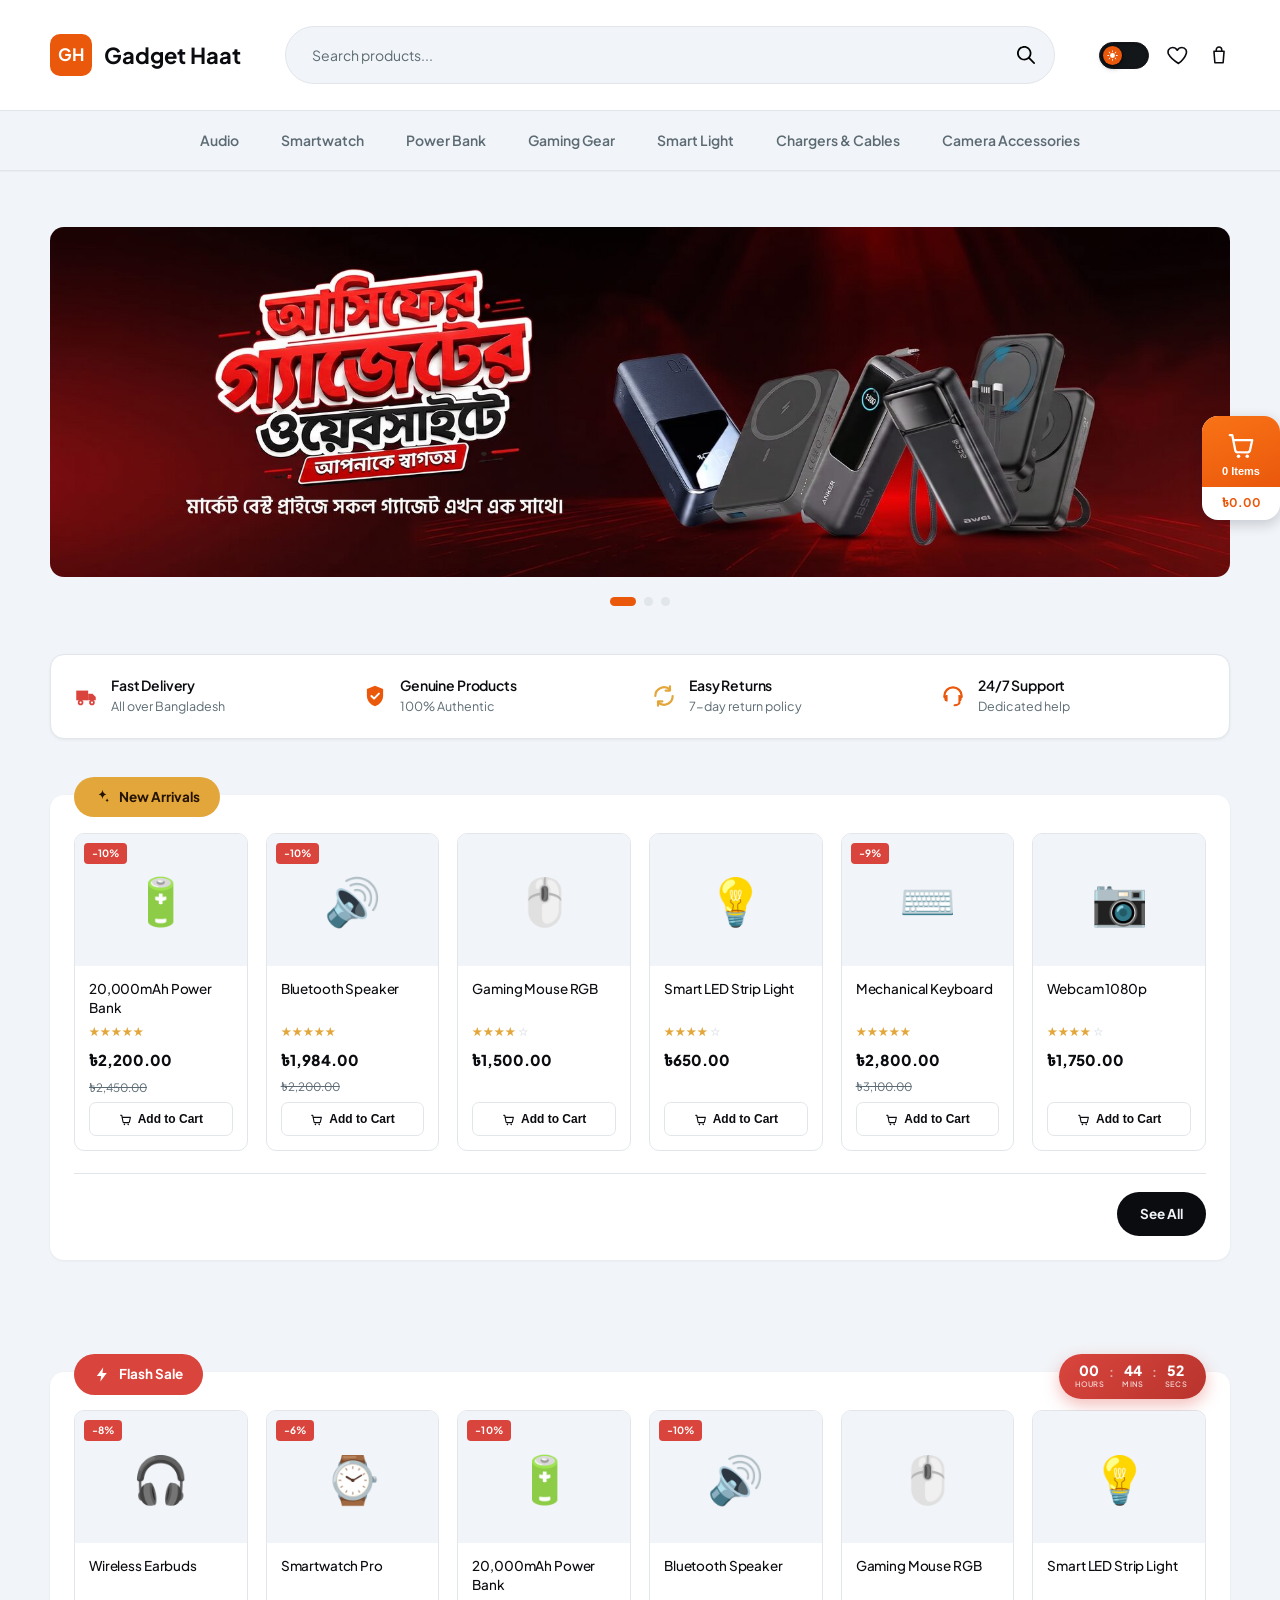
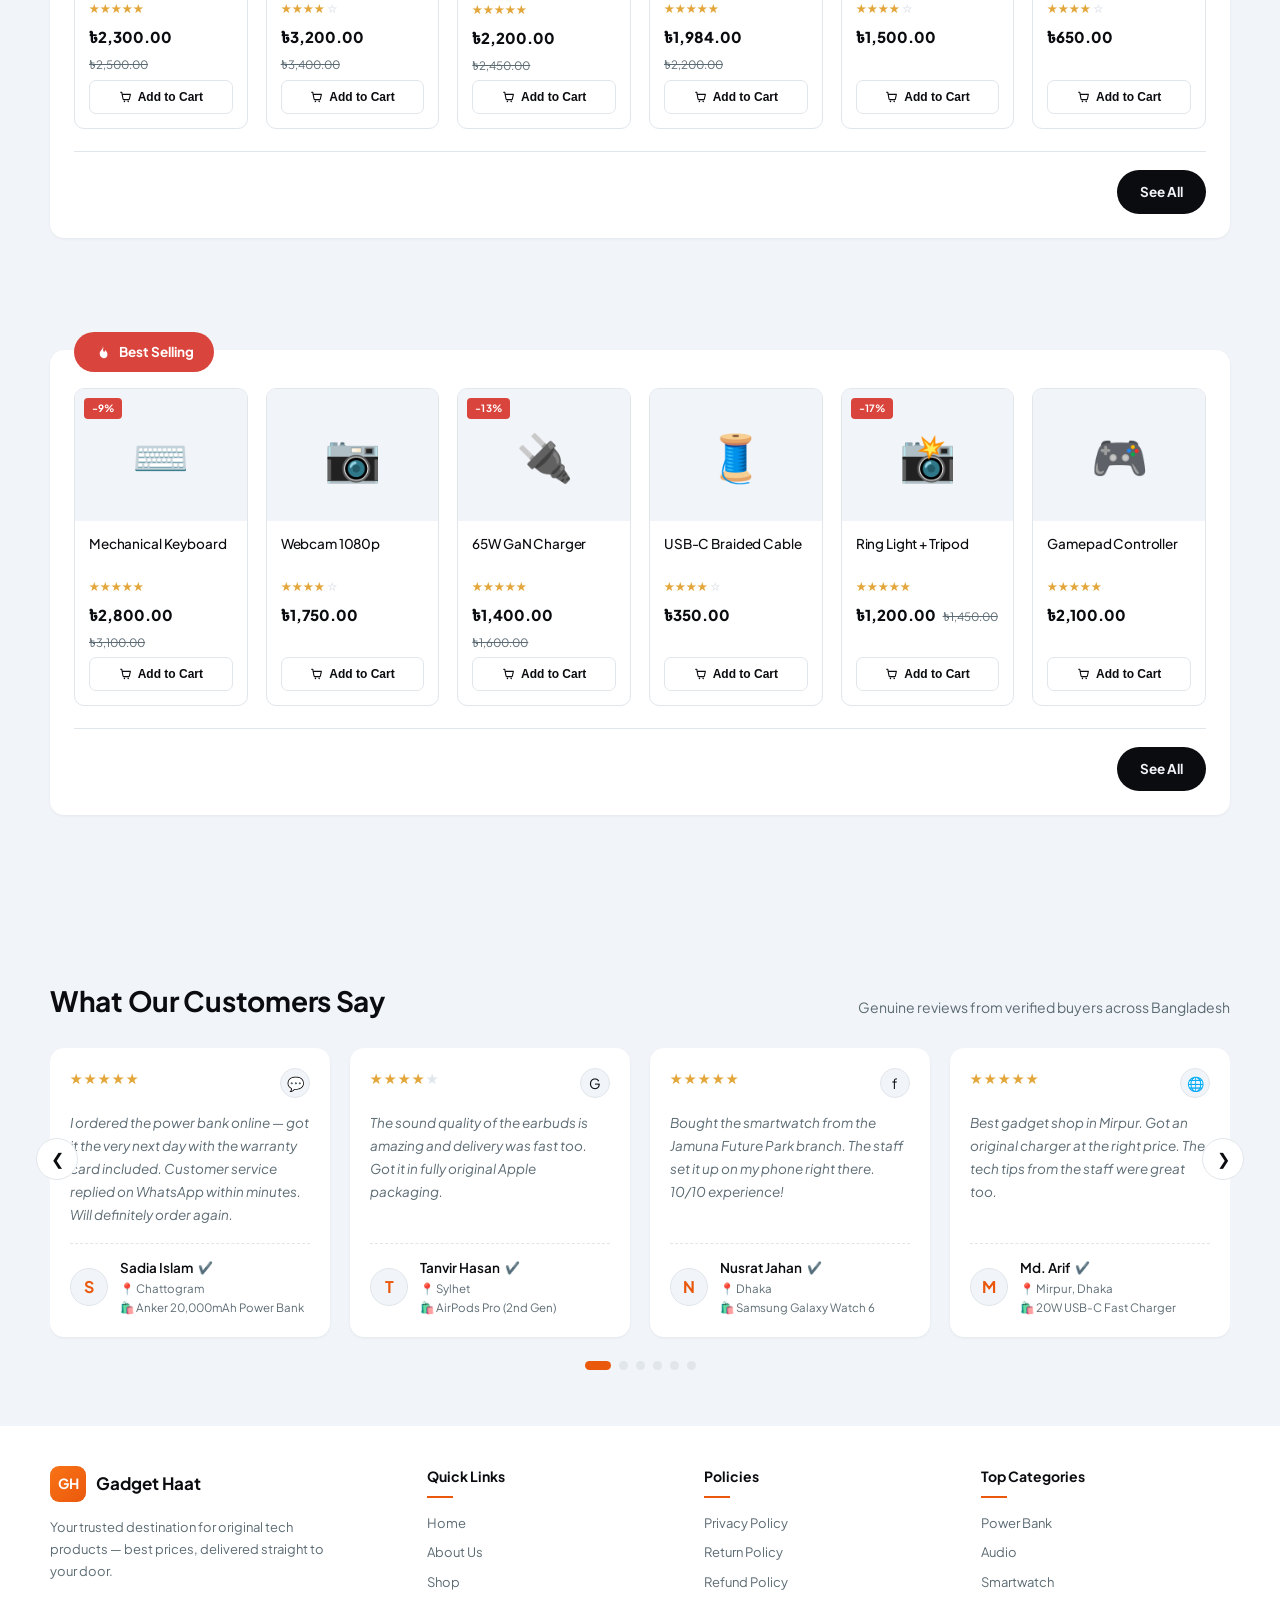
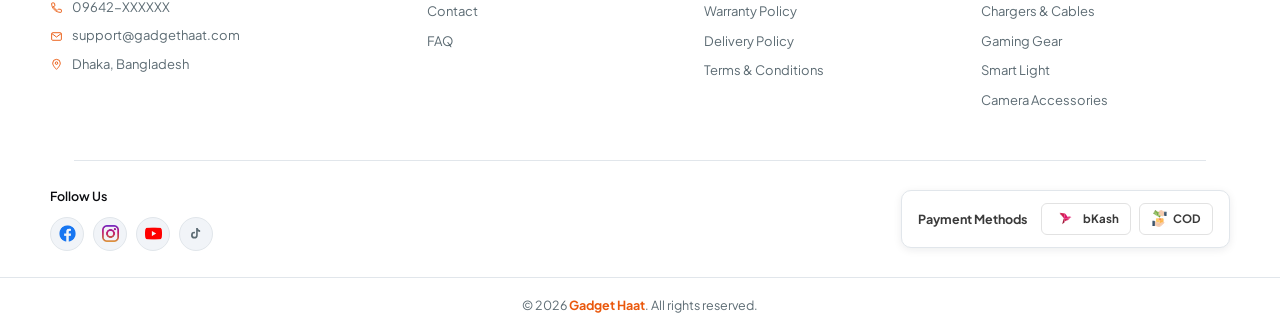
<file: index.html>
<!DOCTYPE html>
<html lang="en">
<head>
<meta charset="UTF-8">
<meta name="viewport" content="width=device-width, initial-scale=1.0">
<meta name="color-scheme" content="light dark">
<script>(function(){var t=localStorage.getItem("theme")||"light";document.documentElement.setAttribute("data-theme",t);})();</script>
<title>Gadget Haat — Original Gadgets, Best Prices</title>
<link rel="preconnect" href="https://fonts.googleapis.com">
<link href="https://fonts.googleapis.com/css2?family=Plus+Jakarta+Sans:wght@400;500;600;700&family=Noto+Sans+Bengali:wght@400;500;600;700&display=swap" rel="stylesheet">
<link rel="stylesheet" href="style.css">
</head>
<body>

<header>
  <div class="wrap top-header">
    <a href="index.html" class="logo"><div class="logo-mark">GH</div>Gadget Haat</a>
    <form class="search-form" onsubmit="return doSearch(event)">
      <input type="text" id="searchInput" aria-label="Search products" placeholder="Search products...">
      <button type="submit"><img src="search-icon.svg" alt="" class="search-ic-img"></button>
    </form>
    <div class="header-icons">
      <button type="button" class="theme-toggle" id="themeToggle" onclick="toggleTheme()" aria-label="Toggle dark mode"><span class="tt-knob"><span class="theme-ic"><svg viewBox="0 0 24 24" width="13" height="13" fill="currentColor"><path fill-rule="evenodd" clip-rule="evenodd" d="M12 2.25a.75.75 0 0 1 .75.75v2.25a.75.75 0 0 1-1.5 0V3a.75.75 0 0 1 .75-.75ZM7.5 12a4.5 4.5 0 1 1 9 0 4.5 4.5 0 0 1-9 0ZM18.894 6.166a.75.75 0 0 0-1.06-1.06l-1.591 1.59a.75.75 0 1 0 1.06 1.061l1.591-1.59ZM21.75 12a.75.75 0 0 1-.75.75h-2.25a.75.75 0 0 1 0-1.5H21a.75.75 0 0 1 .75.75ZM17.834 18.894a.75.75 0 0 0 1.06-1.06l-1.59-1.591a.75.75 0 1 0-1.061 1.06l1.59 1.591ZM12 18a.75.75 0 0 1 .75.75V21a.75.75 0 0 1-1.5 0v-2.25A.75.75 0 0 1 12 18ZM7.758 17.303a.75.75 0 0 0-1.061-1.06l-1.591 1.59a.75.75 0 0 0 1.06 1.061l1.592-1.59ZM6 12a.75.75 0 0 1-.75.75H3a.75.75 0 0 1 0-1.5h2.25A.75.75 0 0 1 6 12ZM6.697 7.757a.75.75 0 0 0 1.06-1.06l-1.59-1.591a.75.75 0 0 0-1.061 1.06l1.59 1.591Z"/></svg></span></span></button>
      <a href="shop.html?wishlist=1" class="icon-link wishlist-icon-wrap" aria-label="Wishlist"><span class="ic"><svg class="hdr-ic-svg" viewBox="0 0 24 24" fill="none"><path d="M12 20.3s-7.8-4.8-10.4-9.7C.2 7.4 2 3.6 5.8 3.6c2.1 0 3.8 1.1 4.9 2.9 1.1-1.8 2.8-2.9 4.9-2.9 3.8 0 5.6 3.8 4.2 7C18.2 15.5 12 20.3 12 20.3Z" stroke="currentColor" stroke-width="1.7" stroke-linejoin="round"/></svg></span><span class="cart-badge mono hide" id="wishlistCount">0</span></a>
      <a href="checkout.html" class="icon-link cart-icon-wrap" data-cart-toggle="1">
        <span class="ic"><svg class="hdr-ic-svg cart-ic-svg" viewBox="0 0 24 24" fill="none"><path d="M6.5 8h11l-1 12.5h-9L6.5 8Z" stroke="currentColor" stroke-width="1.7" stroke-linejoin="round"/><path d="M9 8V6.3a3 3 0 0 1 6 0V8" stroke="currentColor" stroke-width="1.7" stroke-linecap="round"/></svg></span>
        <span class="cart-badge mono hide" id="cartCount">0</span>
      </a>
    </div>
  </div>
  <div class="sub-header">
    <div class="wrap sub-nav-wrap">
            <div class="sub-nav" id="subNav">
        <a href="shop.html?cat=audio">Audio</a>
        <a href="shop.html?cat=watch">Smartwatch</a>
        <a href="shop.html?cat=power">Power Bank</a>
        <a href="shop.html?cat=gaming">Gaming Gear</a>
        <a href="shop.html?cat=light">Smart Light</a>
        <a href="shop.html?cat=charge">Chargers & Cables</a>
        <a href="shop.html?cat=camera">Camera Accessories</a>
      </div>
    </div>
  </div>
</header>

<section class="hero wrap">
  <div class="hero-visual full">
    <div class="hero-slider" id="heroSlider">
      <div class="banner-slide banner-slide-img active" data-slide="0">
        <img src="banner-1.jpg" alt="Asifer Gadget Website — market best price, all gadgets in one place">
      </div>
      <div class="banner-slide banner-slide-img" data-slide="1">
        <img src="banner-2.jpg" alt="Order from home, receive at home">
      </div>
      <div class="banner-slide banner-slide-img" data-slide="2">
        <img src="banner-3.jpg" alt="Asifer Gadget Website — market best price, all gadgets in one place">
      </div>
    </div>
    <div class="hero-dots" id="heroDots">
      <button class="dot-btn active" data-i="0"></button>
      <button class="dot-btn" data-i="1"></button>
      <button class="dot-btn" data-i="2"></button>
    </div>
  </div>
</section>

<section class="usp-section wrap">
  <div class="usp-item">
    <div class="usp-ic" style="color:var(--danger);">
      <svg width="26" height="26" viewBox="0 0 24 24" fill="none"><path d="M3 7h11v9H3z" fill="currentColor"/><path d="M14 10h4l3 3v3h-7z" fill="currentColor"/><circle cx="7" cy="18" r="1.8" fill="var(--card)" stroke="currentColor" stroke-width="1.6"/><circle cx="17.5" cy="18" r="1.8" fill="var(--card)" stroke="currentColor" stroke-width="1.6"/></svg>
    </div>
    <div>
      <h3>Fast Delivery</h3>
      <p>All over Bangladesh</p>
    </div>
  </div>
  <div class="usp-item">
    <div class="usp-ic" style="color:var(--accent);">
      <svg width="26" height="26" viewBox="0 0 24 24" fill="none"><path d="M12 2.5 4.5 5.5v6c0 5 3.2 8.4 7.5 10 4.3-1.6 7.5-5 7.5-10v-6L12 2.5Z" fill="currentColor"/><path d="m8.7 12 2.4 2.4L15.6 9.8" stroke="var(--card)" stroke-width="1.8" stroke-linecap="round" stroke-linejoin="round"/></svg>
    </div>
    <div>
      <h3>Genuine Products</h3>
      <p>100% Authentic</p>
    </div>
  </div>
  <div class="usp-item">
    <div class="usp-ic" style="color:var(--warm);">
      <svg width="26" height="26" viewBox="0 0 24 24" fill="none"><path d="M4 12a8 8 0 0 1 13.66-5.66M20 12a8 8 0 0 1-13.66 5.66" stroke="currentColor" stroke-width="2" stroke-linecap="round"/><path d="M17.5 3v4h-4M6.5 21v-4h4" stroke="currentColor" stroke-width="2" stroke-linecap="round" stroke-linejoin="round"/></svg>
    </div>
    <div>
      <h3>Easy Returns</h3>
      <p>7-day return policy</p>
    </div>
  </div>
  <div class="usp-item">
    <div class="usp-ic" style="color:var(--accent);">
      <svg width="26" height="26" viewBox="0 0 24 24" fill="none"><path d="M4 13v-1a8 8 0 0 1 16 0v1" stroke="currentColor" stroke-width="2" stroke-linecap="round"/><path d="M4 13a2 2 0 0 1 2-2h1v6H6a2 2 0 0 1-2-2v-2Zm16 0a2 2 0 0 0-2-2h-1v6h1a2 2 0 0 0 2-2v-2Z" fill="currentColor"/><path d="M18 17.5c0 2-2.5 3-4.5 3" stroke="currentColor" stroke-width="2" stroke-linecap="round"/></svg>
    </div>
    <div>
      <h3>24/7 Support</h3>
      <p>Dedicated help</p>
    </div>
  </div>
</section>

<section class="section wrap">
  <div class="offer-box">
    <span class="offer-badge badge-new"><svg width="17" height="17" viewBox="0 0 24 24" fill="currentColor"><path d="M12 2.5c.6 3.6 1.9 5.9 5.5 6.5-3.6.6-4.9 2.9-5.5 6.5-.6-3.6-1.9-5.9-5.5-6.5 3.6-.6 4.9-2.9 5.5-6.5Z"/><path d="M18.5 14.5c.35 1.7.9 2.6 2.5 2.9-1.6.3-2.15 1.2-2.5 2.9-.35-1.7-.9-2.6-2.5-2.9 1.6-.3 2.15-1.2 2.5-2.9Z"/></svg> New Arrivals</span>
    <div class="offer-grid" id="newGrid"></div>
    <div class="offer-footer">
      <a href="shop.html" class="see-all-btn">See All</a>
    </div>
  </div>
</section>

<section class="section wrap" style="padding-top:0;">
  <div class="offer-box">
    <span class="offer-badge badge-flash"><svg width="17" height="17" viewBox="0 0 24 24" fill="currentColor"><path d="M13 2 4 14h6l-1 8 9-12h-6l1-8Z"/></svg> Flash Sale</span>
    <div class="offer-timer mono" id="flashTimer">
      <div class="ot-cell"><span class="ot-num" data-unit="h">07</span><span class="ot-label">Hours</span></div>
      <span class="ot-sep">:</span>
      <div class="ot-cell"><span class="ot-num" data-unit="m">42</span><span class="ot-label">Mins</span></div>
      <span class="ot-sep">:</span>
      <div class="ot-cell"><span class="ot-num" data-unit="s">15</span><span class="ot-label">Secs</span></div>
    </div>
    <div class="offer-grid" id="flashGrid"></div>
    <div class="offer-footer">
      <a href="shop.html?offer=1" class="see-all-btn">See All</a>
    </div>
  </div>
</section>

<section class="section wrap" style="padding-top:0;">
  <div class="offer-box">
    <span class="offer-badge badge-best"><svg width="17" height="17" viewBox="0 0 24 24" fill="currentColor"><path d="M12 2c1.2 2.6.4 4-1 5.6C9.4 9.4 8 11 8 13.5 8 17 10.4 20 14 20c3 0 5-2.3 5-5.3 0-3-1.8-5-3.4-6.4.2 2-1 3-2 2.2-.8-.7-.9-2.2-.6-3.5C13.4 5.3 13 3.6 12 2Z"/></svg> Best Selling</span>
    <div class="offer-grid" id="bestGrid"></div>
    <div class="offer-footer">
      <a href="shop.html" class="see-all-btn">See All</a>
    </div>
  </div>
</section>

<section class="section wrap">
  <div class="sec-head">
    <div>
      <h2>What Our Customers Say</h2>
    </div>
    <div class="tag">Genuine reviews from verified buyers across Bangladesh</div>
  </div>
  <div class="testi-wrap">
    <div class="testi-track" id="testiTrack"></div>
    <button type="button" class="hero-arrow prev" id="testiPrev">❮</button>
    <button type="button" class="hero-arrow next" id="testiNext">❯</button>
  </div>
  <div class="hero-dots" id="testiDots"></div>
</section>

<footer id="footer">
<div class="wrap footer-main">
    <div class="footer-brand">
      <div class="flogo-row"><div class="flogo-mark">GH</div><span class="flogo-text">Gadget Haat</span></div>
      <p>Your trusted destination for original tech products — best prices, delivered straight to your door.</p>
      <div class="footer-contact-line"><span class="ic"><svg width="13" height="13" viewBox="0 0 24 24" fill="none"><path d="M6.6 10.8c1.4 2.8 3.8 5.2 6.6 6.6l2.2-2.2c.3-.3.7-.4 1-.2 1.1.4 2.3.6 3.6.6.6 0 1 .4 1 1V20c0 .6-.4 1-1 1C10.4 21 3 13.6 3 4.6c0-.6.4-1 1-1h3.4c.6 0 1 .4 1 1 0 1.3.2 2.5.6 3.6.1.3 0 .7-.2 1L6.6 10.8Z" stroke="currentColor" stroke-width="1.7" stroke-linecap="round" stroke-linejoin="round"/></svg></span> 09642-XXXXXX</div>
      <div class="footer-contact-line"><span class="ic"><svg width="13" height="13" viewBox="0 0 24 24" fill="none"><rect x="3" y="5" width="18" height="14" rx="2" stroke="currentColor" stroke-width="1.7"/><path d="m4 7 8 6 8-6" stroke="currentColor" stroke-width="1.7" stroke-linecap="round" stroke-linejoin="round"/></svg></span> support@gadgethaat.com</div>
      <div class="footer-contact-line"><span class="ic"><svg width="13" height="13" viewBox="0 0 24 24" fill="none"><path d="M12 21s7-6.5 7-11.5a7 7 0 1 0-14 0C5 14.5 12 21 12 21Z" stroke="currentColor" stroke-width="1.7" stroke-linejoin="round"/><circle cx="12" cy="9.5" r="2.3" stroke="currentColor" stroke-width="1.7"/></svg></span> Dhaka, Bangladesh</div>
    </div>
    <div class="footer-col">
      <h5>Quick Links</h5>
      <a href="index.html">Home</a>
      <a href="about.html">About Us</a>
      <a href="shop.html">Shop</a>
      <a href="contact.html">Contact</a>
      <a href="faq.html">FAQ</a>
    </div>
    <div class="footer-col">
      <h5>Policies</h5>
      <a href="faq.html">Privacy Policy</a>
      <a href="faq.html">Return Policy</a>
      <a href="faq.html">Refund Policy</a>
      <a href="faq.html">Warranty Policy</a>
      <a href="faq.html">Delivery Policy</a>
      <a href="faq.html">Terms & Conditions</a>
    </div>
    <div class="footer-col">
      <h5>Top Categories</h5>
      <a href="shop.html?cat=power">Power Bank</a>
      <a href="shop.html?cat=audio">Audio</a>
      <a href="shop.html?cat=watch">Smartwatch</a>
      <a href="shop.html?cat=charge">Chargers & Cables</a>
      <a href="shop.html?cat=gaming">Gaming Gear</a>
      <a href="shop.html?cat=light">Smart Light</a>
      <a href="shop.html?cat=camera">Camera Accessories</a>
    </div>
  </div>

  <div class="wrap"><div class="footer-divider"></div></div>

  <div class="wrap footer-bottom-row">
    <div class="footer-social">
      <h6>Follow Us</h6>
      <div class="social-icons">
        <a href="#" aria-label="Facebook"><img src="facebook-icon.png" alt="Facebook"></a>
        <a href="#" aria-label="Instagram"><img src="instagram-icon.png" alt="Instagram"></a>
        <a href="#" aria-label="YouTube"><img src="youtube-icon.png" alt="YouTube"></a>
        <a href="#" aria-label="TikTok"><svg width="15" height="15" viewBox="0 0 24 24" fill="currentColor"><path d="M14 3c.3 2 1.8 3.5 3.8 3.8v2.6c-1.4 0-2.7-.4-3.8-1.2v6.4a5.4 5.4 0 1 1-5.4-5.4c.3 0 .6 0 .9.1v2.7a2.7 2.7 0 1 0 1.9 2.6V3H14Z"/></svg></a>
      </div>
    </div>
    <div class="pay-with-box">
      <span class="label">Payment Methods</span>
      <div class="pay-badges">
        <span class="pay-badge" style="display:inline-flex; align-items:center; gap:5px;"><img src="bkash-logo.svg" alt="bKash" style="height:17px; width:auto;">bKash</span>
        <span class="pay-badge" style="display:inline-flex; align-items:center; gap:5px;"><img src="cash-on-delivery.svg" alt="Cash on Delivery" style="height:17px; width:auto;">COD</span>
      </div>
    </div>
  </div>

  <div class="footer-copyright"><div class="wrap">© 2026 <b>Gadget Haat</b>. All rights reserved.</div></div></footer>

<script src="app.js"></script>
<script>
  document.getElementById('newGrid').innerHTML = products.slice(2,8).map(offerCardHTML).join('');
  document.getElementById('flashGrid').innerHTML = products.slice(0,6).map(offerCardHTML).join('');
  document.getElementById('bestGrid').innerHTML = products.slice(6,12).map(offerCardHTML).join('');
</script>
</body>
</html>
</file>
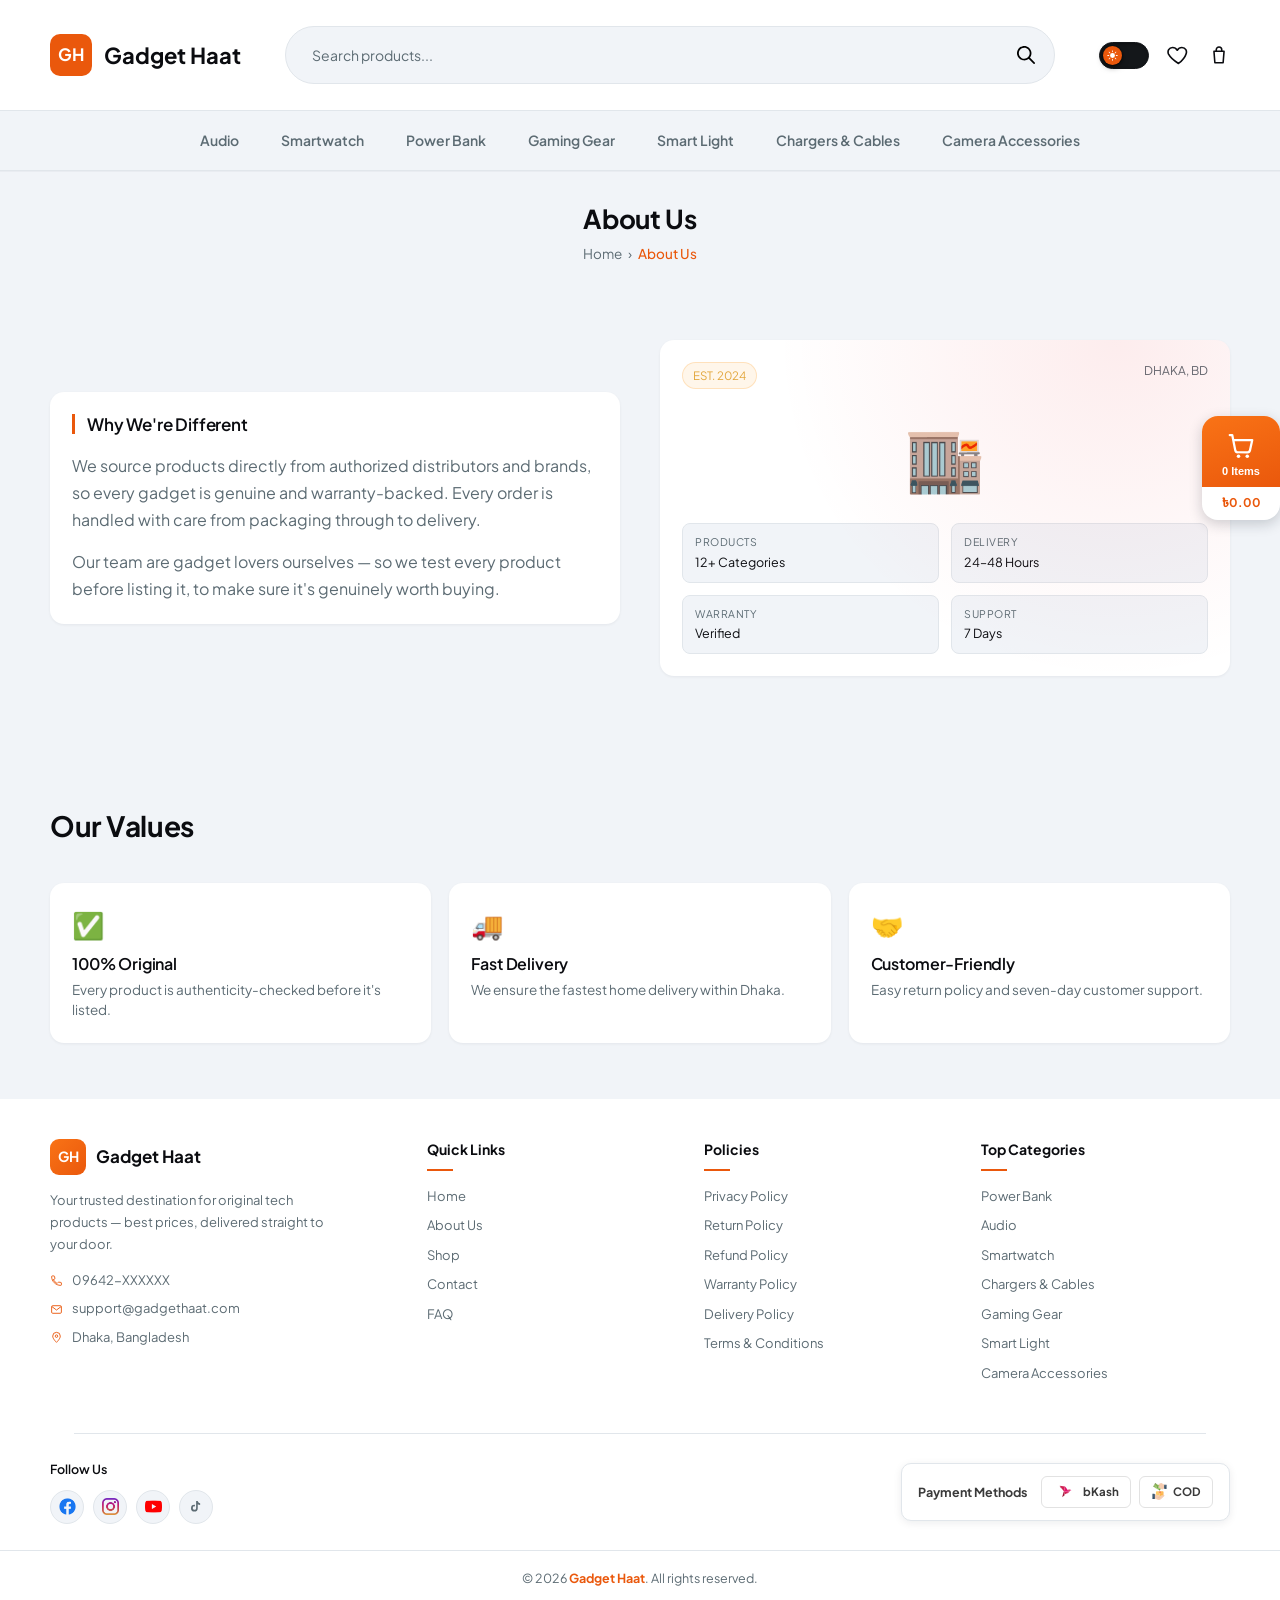
<file: about.html>
<!DOCTYPE html>
<html lang="en">
<head>
<meta charset="UTF-8">
<meta name="viewport" content="width=device-width, initial-scale=1.0">
<meta name="color-scheme" content="light dark">
<script>(function(){var t=localStorage.getItem("theme")||"light";document.documentElement.setAttribute("data-theme",t);})();</script>
<title>About Us — Gadget Haat</title>
<link rel="preconnect" href="https://fonts.googleapis.com">
<link href="https://fonts.googleapis.com/css2?family=Plus+Jakarta+Sans:wght@400;500;600;700&family=Noto+Sans+Bengali:wght@400;500;600;700&display=swap" rel="stylesheet">
<link rel="stylesheet" href="style.css">
</head>
<body>

<header>
  <div class="wrap top-header">
    <a href="index.html" class="logo"><div class="logo-mark">GH</div>Gadget Haat</a>
    <form class="search-form" onsubmit="return doSearch(event)">
      <input type="text" id="searchInput" aria-label="Search products" placeholder="Search products...">
      <button type="submit"><img src="search-icon.svg" alt="" class="search-ic-img"></button>
    </form>
    <div class="header-icons">
      <button type="button" class="theme-toggle" id="themeToggle" onclick="toggleTheme()" aria-label="Toggle dark mode"><span class="tt-knob"><span class="theme-ic"><svg viewBox="0 0 24 24" width="13" height="13" fill="currentColor"><path fill-rule="evenodd" clip-rule="evenodd" d="M12 2.25a.75.75 0 0 1 .75.75v2.25a.75.75 0 0 1-1.5 0V3a.75.75 0 0 1 .75-.75ZM7.5 12a4.5 4.5 0 1 1 9 0 4.5 4.5 0 0 1-9 0ZM18.894 6.166a.75.75 0 0 0-1.06-1.06l-1.591 1.59a.75.75 0 1 0 1.06 1.061l1.591-1.59ZM21.75 12a.75.75 0 0 1-.75.75h-2.25a.75.75 0 0 1 0-1.5H21a.75.75 0 0 1 .75.75ZM17.834 18.894a.75.75 0 0 0 1.06-1.06l-1.59-1.591a.75.75 0 1 0-1.061 1.06l1.59 1.591ZM12 18a.75.75 0 0 1 .75.75V21a.75.75 0 0 1-1.5 0v-2.25A.75.75 0 0 1 12 18ZM7.758 17.303a.75.75 0 0 0-1.061-1.06l-1.591 1.59a.75.75 0 0 0 1.06 1.061l1.592-1.59ZM6 12a.75.75 0 0 1-.75.75H3a.75.75 0 0 1 0-1.5h2.25A.75.75 0 0 1 6 12ZM6.697 7.757a.75.75 0 0 0 1.06-1.06l-1.59-1.591a.75.75 0 0 0-1.061 1.06l1.59 1.591Z"/></svg></span></span></button>
      <a href="shop.html?wishlist=1" class="icon-link wishlist-icon-wrap" aria-label="Wishlist"><span class="ic"><svg class="hdr-ic-svg" viewBox="0 0 24 24" fill="none"><path d="M12 20.3s-7.8-4.8-10.4-9.7C.2 7.4 2 3.6 5.8 3.6c2.1 0 3.8 1.1 4.9 2.9 1.1-1.8 2.8-2.9 4.9-2.9 3.8 0 5.6 3.8 4.2 7C18.2 15.5 12 20.3 12 20.3Z" stroke="currentColor" stroke-width="1.7" stroke-linejoin="round"/></svg></span><span class="cart-badge mono hide" id="wishlistCount">0</span></a>
      <a href="checkout.html" class="icon-link cart-icon-wrap">
        <span class="ic"><svg class="hdr-ic-svg cart-ic-svg" viewBox="0 0 24 24" fill="none"><path d="M6.5 8h11l-1 12.5h-9L6.5 8Z" stroke="currentColor" stroke-width="1.7" stroke-linejoin="round"/><path d="M9 8V6.3a3 3 0 0 1 6 0V8" stroke="currentColor" stroke-width="1.7" stroke-linecap="round"/></svg></span>
        <span class="cart-badge mono hide" id="cartCount">0</span>
      </a>
    </div>
  </div>
  <div class="sub-header">
    <div class="wrap sub-nav-wrap">
            <div class="sub-nav" id="subNav">
        <a href="shop.html?cat=audio">Audio</a>
        <a href="shop.html?cat=watch">Smartwatch</a>
        <a href="shop.html?cat=power">Power Bank</a>
        <a href="shop.html?cat=gaming">Gaming Gear</a>
        <a href="shop.html?cat=light">Smart Light</a>
        <a href="shop.html?cat=charge">Chargers & Cables</a>
        <a href="shop.html?cat=camera">Camera Accessories</a>
      </div>
    </div>
  </div>
</header>

<section class="checkout-title-bar wrap">
  <h1>About Us</h1>
  <div class="checkout-crumb">
    <a href="index.html">Home</a><span class="sep">›</span><span class="current">About Us</span>
  </div>
</section>

<section class="section wrap about-grid">
  <div class="co-card">
    <h2>Why We're Different</h2>
    <p style="color:var(--text-dim); margin-bottom:14px; line-height:1.7;">
      We source products directly from authorized distributors and brands, so every gadget is genuine and warranty-backed. Every order is handled with care from packaging through to delivery.
    </p>
    <p style="color:var(--text-dim); line-height:1.7;">
      Our team are gadget lovers ourselves — so we test every product before listing it, to make sure it's genuinely worth buying.
    </p>
  </div>
  <div class="spec-card co-card">
    <div class="spec-top">
      <span class="spec-badge">EST. 2024</span>
      <span class="mono" style="color:var(--text-dim); font-size:12px;">DHAKA, BD</span>
    </div>
    <div class="spec-emoji">🏬</div>
    <div class="spec-list">
      <div><span class="k">Products</span>12+ Categories</div>
      <div><span class="k">Delivery</span>24–48 Hours</div>
      <div><span class="k">Warranty</span>Verified</div>
      <div><span class="k">Support</span>7 Days</div>
    </div>
  </div>
</section>

<section class="section wrap">
  <div class="sec-head"><div><h2>Our Values</h2></div></div>
  <div class="values-grid">
    <div class="value-card">
      <div class="ic">✅</div>
      <h3>100% Original</h3>
      <p>Every product is authenticity-checked before it's listed.</p>
    </div>
    <div class="value-card">
      <div class="ic">🚚</div>
      <h3>Fast Delivery</h3>
      <p>We ensure the fastest home delivery within Dhaka.</p>
    </div>
    <div class="value-card">
      <div class="ic">🤝</div>
      <h3>Customer-Friendly</h3>
      <p>Easy return policy and seven-day customer support.</p>
    </div>
  </div>
</section>

<footer>
<div class="wrap footer-main">
    <div class="footer-brand">
      <div class="flogo-row"><div class="flogo-mark">GH</div><span class="flogo-text">Gadget Haat</span></div>
      <p>Your trusted destination for original tech products — best prices, delivered straight to your door.</p>
      <div class="footer-contact-line"><span class="ic"><svg width="13" height="13" viewBox="0 0 24 24" fill="none"><path d="M6.6 10.8c1.4 2.8 3.8 5.2 6.6 6.6l2.2-2.2c.3-.3.7-.4 1-.2 1.1.4 2.3.6 3.6.6.6 0 1 .4 1 1V20c0 .6-.4 1-1 1C10.4 21 3 13.6 3 4.6c0-.6.4-1 1-1h3.4c.6 0 1 .4 1 1 0 1.3.2 2.5.6 3.6.1.3 0 .7-.2 1L6.6 10.8Z" stroke="currentColor" stroke-width="1.7" stroke-linecap="round" stroke-linejoin="round"/></svg></span> 09642-XXXXXX</div>
      <div class="footer-contact-line"><span class="ic"><svg width="13" height="13" viewBox="0 0 24 24" fill="none"><rect x="3" y="5" width="18" height="14" rx="2" stroke="currentColor" stroke-width="1.7"/><path d="m4 7 8 6 8-6" stroke="currentColor" stroke-width="1.7" stroke-linecap="round" stroke-linejoin="round"/></svg></span> support@gadgethaat.com</div>
      <div class="footer-contact-line"><span class="ic"><svg width="13" height="13" viewBox="0 0 24 24" fill="none"><path d="M12 21s7-6.5 7-11.5a7 7 0 1 0-14 0C5 14.5 12 21 12 21Z" stroke="currentColor" stroke-width="1.7" stroke-linejoin="round"/><circle cx="12" cy="9.5" r="2.3" stroke="currentColor" stroke-width="1.7"/></svg></span> Dhaka, Bangladesh</div>
    </div>
    <div class="footer-col">
      <h5>Quick Links</h5>
      <a href="index.html">Home</a>
      <a href="about.html">About Us</a>
      <a href="shop.html">Shop</a>
      <a href="contact.html">Contact</a>
      <a href="faq.html">FAQ</a>
    </div>
    <div class="footer-col">
      <h5>Policies</h5>
      <a href="faq.html">Privacy Policy</a>
      <a href="faq.html">Return Policy</a>
      <a href="faq.html">Refund Policy</a>
      <a href="faq.html">Warranty Policy</a>
      <a href="faq.html">Delivery Policy</a>
      <a href="faq.html">Terms & Conditions</a>
    </div>
    <div class="footer-col">
      <h5>Top Categories</h5>
      <a href="shop.html?cat=power">Power Bank</a>
      <a href="shop.html?cat=audio">Audio</a>
      <a href="shop.html?cat=watch">Smartwatch</a>
      <a href="shop.html?cat=charge">Chargers & Cables</a>
      <a href="shop.html?cat=gaming">Gaming Gear</a>
      <a href="shop.html?cat=light">Smart Light</a>
      <a href="shop.html?cat=camera">Camera Accessories</a>
    </div>
  </div>

  <div class="wrap"><div class="footer-divider"></div></div>

  <div class="wrap footer-bottom-row">
    <div class="footer-social">
      <h6>Follow Us</h6>
      <div class="social-icons">
        <a href="#" aria-label="Facebook"><img src="facebook-icon.png" alt="Facebook"></a>
        <a href="#" aria-label="Instagram"><img src="instagram-icon.png" alt="Instagram"></a>
        <a href="#" aria-label="YouTube"><img src="youtube-icon.png" alt="YouTube"></a>
        <a href="#" aria-label="TikTok"><svg width="15" height="15" viewBox="0 0 24 24" fill="currentColor"><path d="M14 3c.3 2 1.8 3.5 3.8 3.8v2.6c-1.4 0-2.7-.4-3.8-1.2v6.4a5.4 5.4 0 1 1-5.4-5.4c.3 0 .6 0 .9.1v2.7a2.7 2.7 0 1 0 1.9 2.6V3H14Z"/></svg></a>
      </div>
    </div>
    <div class="pay-with-box">
      <span class="label">Payment Methods</span>
      <div class="pay-badges">
        <span class="pay-badge" style="display:inline-flex; align-items:center; gap:5px;"><img src="bkash-logo.svg" alt="bKash" style="height:17px; width:auto;">bKash</span>
        <span class="pay-badge" style="display:inline-flex; align-items:center; gap:5px;"><img src="cash-on-delivery.svg" alt="Cash on Delivery" style="height:17px; width:auto;">COD</span>
      </div>
    </div>
  </div>

  <div class="footer-copyright"><div class="wrap">© 2026 <b>Gadget Haat</b>. All rights reserved.</div></div></footer>

<script src="app.js"></script>
</body>
</html>
</file>
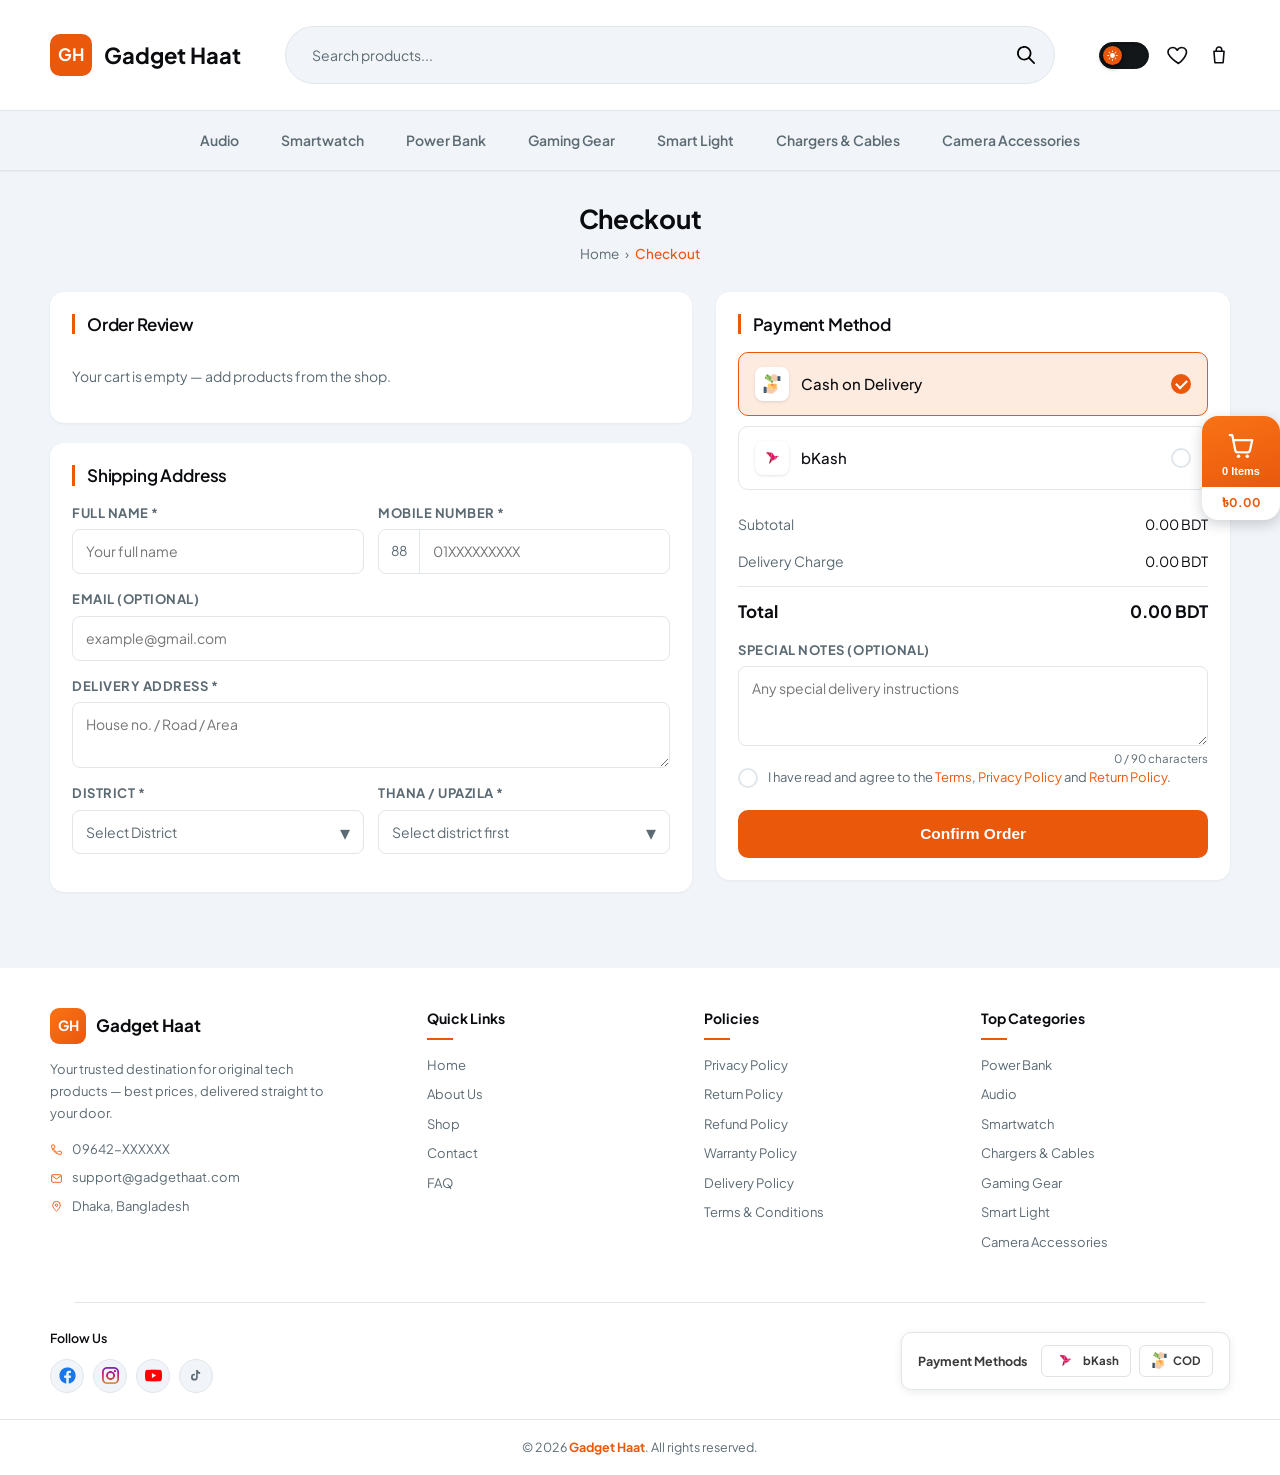
<file: checkout.html>
<!DOCTYPE html>
<html lang="en">
<head>
<meta charset="UTF-8">
<meta name="viewport" content="width=device-width, initial-scale=1.0">
<meta name="color-scheme" content="light dark">
<script>(function(){var t=localStorage.getItem("theme")||"light";document.documentElement.setAttribute("data-theme",t);})();</script>
<title>Checkout — Gadget Haat</title>
<link rel="preconnect" href="https://fonts.googleapis.com">
<link href="https://fonts.googleapis.com/css2?family=Plus+Jakarta+Sans:wght@400;500;600;700&family=Noto+Sans+Bengali:wght@400;500;600;700&display=swap" rel="stylesheet">
<link rel="stylesheet" href="style.css">
</head>
<body>

<header>
  <div class="wrap top-header">
    <a href="index.html" class="logo"><div class="logo-mark">GH</div>Gadget Haat</a>
    <form class="search-form" onsubmit="return doSearch(event)">
      <input type="text" id="searchInput" aria-label="Search products" placeholder="Search products...">
      <button type="submit"><img src="search-icon.svg" alt="" class="search-ic-img"></button>
    </form>
    <div class="header-icons">
      <button type="button" class="theme-toggle" id="themeToggle" onclick="toggleTheme()" aria-label="Toggle dark mode"><span class="tt-knob"><span class="theme-ic"><svg viewBox="0 0 24 24" width="13" height="13" fill="currentColor"><path fill-rule="evenodd" clip-rule="evenodd" d="M12 2.25a.75.75 0 0 1 .75.75v2.25a.75.75 0 0 1-1.5 0V3a.75.75 0 0 1 .75-.75ZM7.5 12a4.5 4.5 0 1 1 9 0 4.5 4.5 0 0 1-9 0ZM18.894 6.166a.75.75 0 0 0-1.06-1.06l-1.591 1.59a.75.75 0 1 0 1.06 1.061l1.591-1.59ZM21.75 12a.75.75 0 0 1-.75.75h-2.25a.75.75 0 0 1 0-1.5H21a.75.75 0 0 1 .75.75ZM17.834 18.894a.75.75 0 0 0 1.06-1.06l-1.59-1.591a.75.75 0 1 0-1.061 1.06l1.59 1.591ZM12 18a.75.75 0 0 1 .75.75V21a.75.75 0 0 1-1.5 0v-2.25A.75.75 0 0 1 12 18ZM7.758 17.303a.75.75 0 0 0-1.061-1.06l-1.591 1.59a.75.75 0 0 0 1.06 1.061l1.592-1.59ZM6 12a.75.75 0 0 1-.75.75H3a.75.75 0 0 1 0-1.5h2.25A.75.75 0 0 1 6 12ZM6.697 7.757a.75.75 0 0 0 1.06-1.06l-1.59-1.591a.75.75 0 0 0-1.061 1.06l1.59 1.591Z"/></svg></span></span></button>
      <a href="shop.html?wishlist=1" class="icon-link wishlist-icon-wrap" aria-label="Wishlist"><span class="ic"><svg class="hdr-ic-svg" viewBox="0 0 24 24" fill="none"><path d="M12 20.3s-7.8-4.8-10.4-9.7C.2 7.4 2 3.6 5.8 3.6c2.1 0 3.8 1.1 4.9 2.9 1.1-1.8 2.8-2.9 4.9-2.9 3.8 0 5.6 3.8 4.2 7C18.2 15.5 12 20.3 12 20.3Z" stroke="currentColor" stroke-width="1.7" stroke-linejoin="round"/></svg></span><span class="cart-badge mono hide" id="wishlistCount">0</span></a>
      <a href="checkout.html" class="icon-link cart-icon-wrap">
        <span class="ic"><svg class="hdr-ic-svg cart-ic-svg" viewBox="0 0 24 24" fill="none"><path d="M6.5 8h11l-1 12.5h-9L6.5 8Z" stroke="currentColor" stroke-width="1.7" stroke-linejoin="round"/><path d="M9 8V6.3a3 3 0 0 1 6 0V8" stroke="currentColor" stroke-width="1.7" stroke-linecap="round"/></svg></span>
        <span class="cart-badge mono hide" id="cartCount">0</span>
      </a>
    </div>
  </div>
  <div class="sub-header">
    <div class="wrap sub-nav-wrap">
            <div class="sub-nav" id="subNav">
        <a href="shop.html?cat=audio">Audio</a>
        <a href="shop.html?cat=watch">Smartwatch</a>
        <a href="shop.html?cat=power">Power Bank</a>
        <a href="shop.html?cat=gaming">Gaming Gear</a>
        <a href="shop.html?cat=light">Smart Light</a>
        <a href="shop.html?cat=charge">Chargers & Cables</a>
        <a href="shop.html?cat=camera">Camera Accessories</a>
      </div>
    </div>
  </div>
</header>

<section class="checkout-title-bar wrap">
  <h1>Checkout</h1>
  <div class="checkout-crumb">
    <a href="index.html">Home</a><span class="sep">›</span><span class="current">Checkout</span>
  </div>
</section>

<section class="section wrap" style="padding-top:8px;">
  <div class="checkout-grid">
    <div>
      <div class="co-card">
        <h2>Order Review</h2>
        <div id="cartItemsList"></div>
      </div>

      <div class="co-card">
        <h2>Shipping Address</h2>
        <form id="orderForm" novalidate>
          <div class="field-row">
            <div class="field"><label>Full Name *</label><input type="text" id="fullNameInput" required placeholder="Your full name"></div>
            <div class="field">
              <label>Mobile Number *</label>
              <div class="phone-input-group">
                <span class="cc">88</span>
                <input type="tel" id="mobileNumber" required placeholder="01XXXXXXXXX" maxlength="11" inputmode="numeric" autocomplete="tel-national">
              </div>
            </div>
          </div>
          <div class="field"><label>Email (optional)</label><input type="email" id="emailInput" placeholder="example@gmail.com"></div>
          <div class="field"><label>Delivery Address *</label><textarea id="addressInput" placeholder="House no. / Road / Area" required style="min-height:56px;"></textarea></div>
          <div class="field-row">
            <div class="field">
              <label>District *</label>
              <div class="custom-select" id="districtSelect">
                <button type="button" class="cs-trigger">
                  <span class="cs-value placeholder">Select District</span>
                  <span class="cs-chev">▾</span>
                </button>
                <div class="cs-panel">
                  <div class="cs-search-wrap">
                    <input type="text" placeholder="Search district...">
                    <span class="cs-search-ic"><svg width="14" height="14" viewBox="0 0 24 24" fill="none" xmlns="http://www.w3.org/2000/svg"><circle cx="11" cy="11" r="7" stroke="currentColor" stroke-width="2.2"/><line x1="21" y1="21" x2="16.2" y2="16.2" stroke="currentColor" stroke-width="2.2" stroke-linecap="round"/></svg></span>
                  </div>
                  <div class="cs-options"></div>
                </div>
                <input type="hidden" id="districtValue" required>
              </div>
            </div>
            <div class="field">
              <label>Thana / Upazila *</label>
              <div class="custom-select" id="thanaSelect">
                <button type="button" class="cs-trigger">
                  <span class="cs-value placeholder">Select district first</span>
                  <span class="cs-chev">▾</span>
                </button>
                <div class="cs-panel">
                  <div class="cs-search-wrap">
                    <input type="text" placeholder="Search thana...">
                    <span class="cs-search-ic"><svg width="14" height="14" viewBox="0 0 24 24" fill="none" xmlns="http://www.w3.org/2000/svg"><circle cx="11" cy="11" r="7" stroke="currentColor" stroke-width="2.2"/><line x1="21" y1="21" x2="16.2" y2="16.2" stroke="currentColor" stroke-width="2.2" stroke-linecap="round"/></svg></span>
                  </div>
                  <div class="cs-options"></div>
                </div>
                <input type="hidden" id="thanaValue" required>
              </div>
            </div>
          </div>
        </form>
      </div>
    </div>

    <div>
      <div class="co-card" id="paymentCard">
        <h2>Payment Method</h2>
        <div class="payment-methods" id="paymentMethods">
          <label class="payment-card checked" data-value="cod">
            <input type="radio" name="pay" value="cod" checked>
            <span class="pm-ic"><img src="cash-on-delivery.svg" alt="Cash on Delivery" style="height:20px; width:auto; display:block;"></span>
            <span class="pm-label">Cash on Delivery</span>
            <span class="pm-check"><img src="accept-logo.svg" class="pm-check-img" alt="Selected"></span>
          </label>
          <label class="payment-card" data-value="bkash">
            <input type="radio" name="pay" value="bkash">
            <span class="pm-ic"><img src="bkash-logo.svg" alt="bKash" style="height:18px; width:auto; display:block;"></span>
            <span class="pm-label">bKash</span>
            <span class="pm-check"></span>
          </label>
        </div>

        <div id="bkashBox" class="bkash-box" style="display:none;">
          <p class="bkash-note">
            Send Money to the <b>bKash Personal number</b> below and enter the transaction ID —
          </p>
          <div class="mono bkash-number">
            01874994278
          </div>
          <div class="field-row">
            <div class="field" style="margin-bottom:0;">
              <label>Number you sent from</label>
              <input type="tel" id="bkashSenderNumber" placeholder="01XXXXXXXXX">
            </div>
            <div class="field" style="margin-bottom:0;">
              <label>bKash Transaction ID (TrxID)</label>
              <input type="text" id="bkashTrxId" placeholder="e.g. 8N7A3XXYZ1">
            </div>
          </div>
        </div>

        <div class="summary-rows">
          <div class="s-row"><span>Subtotal</span><span class="mono" id="summarySubtotal">0.00 BDT</span></div>
          <div class="s-row"><span>Delivery Charge</span><span class="mono" id="summaryDelivery">0.00 BDT</span></div>
          <div class="s-total"><span>Total</span><span class="mono" id="summaryTotal">0.00 BDT</span></div>
        </div>

        <div class="notes-box">
          <div class="field" style="margin-bottom:4px;">
            <label>Special Notes (optional)</label>
            <textarea id="specialNotes" maxlength="90" placeholder="Any special delivery instructions"></textarea>
          </div>
          <div class="char-count"><span id="notesCharCount">0</span> / 90 characters</div>
        </div>

        <label class="terms-row">
          <span class="cb-box terms-box">
            <input type="checkbox" id="termsCheck" required>
            <span class="cb-mark"><svg viewBox="0 0 16 16" fill="none"><path d="M3.5 8.2 6.4 11l6.1-6.4" stroke="currentColor" stroke-width="2" stroke-linecap="round" stroke-linejoin="round"/></svg></span>
          </span>
          <span>I have read and agree to the <a href="faq.html">Terms</a>, <a href="faq.html">Privacy Policy</a> and <a href="faq.html">Return Policy</a>.</span>
        </label>

        <button type="submit" form="orderForm" class="submit-btn">Confirm Order</button>
        <div class="confirm-box" id="confirmBox"></div>
      </div>
    </div>
  </div>
</section>

<div class="modal-backdrop" id="orderSuccessBackdrop">
  <div class="order-success-modal">
    <button type="button" class="modal-close" id="orderSuccessClose" aria-label="Close">✕</button>
    <div class="os-check"><svg width="56" height="56" viewBox="0 0 24 24" fill="none" xmlns="http://www.w3.org/2000/svg">
      <circle cx="12" cy="12" r="12" fill="#4CAF50"/>
      <path d="M7 12.5l3.2 3.2L17 9" stroke="#FFFFFF" stroke-width="2.2" stroke-linecap="round" stroke-linejoin="round"/>
    </svg></div>
    <h3>Your order has been received!</h3>
    <div class="os-order-no">Order No: <span id="osOrderNo"></span></div>
    <div class="os-items" id="osItems"></div>
    <div class="os-rows">
      <div class="os-row"><span>Subtotal</span><span id="osSubtotal"></span></div>
      <div class="os-row"><span>Delivery Charge</span><span id="osDelivery"></span></div>
      <div class="os-row os-total"><span>Total</span><span id="osTotal"></span></div>
      <div class="os-row"><span>Payment</span><span id="osPayment"></span></div>
    </div>
    <p class="os-note">We will call you shortly to confirm your order.</p>
    <a href="index.html" class="submit-btn" style="display:block; text-align:center; text-decoration:none;">Continue Shopping</a>
  </div>
</div>

<footer>
<div class="wrap footer-main">
    <div class="footer-brand">
      <div class="flogo-row"><div class="flogo-mark">GH</div><span class="flogo-text">Gadget Haat</span></div>
      <p>Your trusted destination for original tech products — best prices, delivered straight to your door.</p>
      <div class="footer-contact-line"><span class="ic"><svg width="13" height="13" viewBox="0 0 24 24" fill="none"><path d="M6.6 10.8c1.4 2.8 3.8 5.2 6.6 6.6l2.2-2.2c.3-.3.7-.4 1-.2 1.1.4 2.3.6 3.6.6.6 0 1 .4 1 1V20c0 .6-.4 1-1 1C10.4 21 3 13.6 3 4.6c0-.6.4-1 1-1h3.4c.6 0 1 .4 1 1 0 1.3.2 2.5.6 3.6.1.3 0 .7-.2 1L6.6 10.8Z" stroke="currentColor" stroke-width="1.7" stroke-linecap="round" stroke-linejoin="round"/></svg></span> 09642-XXXXXX</div>
      <div class="footer-contact-line"><span class="ic"><svg width="13" height="13" viewBox="0 0 24 24" fill="none"><rect x="3" y="5" width="18" height="14" rx="2" stroke="currentColor" stroke-width="1.7"/><path d="m4 7 8 6 8-6" stroke="currentColor" stroke-width="1.7" stroke-linecap="round" stroke-linejoin="round"/></svg></span> support@gadgethaat.com</div>
      <div class="footer-contact-line"><span class="ic"><svg width="13" height="13" viewBox="0 0 24 24" fill="none"><path d="M12 21s7-6.5 7-11.5a7 7 0 1 0-14 0C5 14.5 12 21 12 21Z" stroke="currentColor" stroke-width="1.7" stroke-linejoin="round"/><circle cx="12" cy="9.5" r="2.3" stroke="currentColor" stroke-width="1.7"/></svg></span> Dhaka, Bangladesh</div>
    </div>
    <div class="footer-col">
      <h5>Quick Links</h5>
      <a href="index.html">Home</a>
      <a href="about.html">About Us</a>
      <a href="shop.html">Shop</a>
      <a href="contact.html">Contact</a>
      <a href="faq.html">FAQ</a>
    </div>
    <div class="footer-col">
      <h5>Policies</h5>
      <a href="faq.html">Privacy Policy</a>
      <a href="faq.html">Return Policy</a>
      <a href="faq.html">Refund Policy</a>
      <a href="faq.html">Warranty Policy</a>
      <a href="faq.html">Delivery Policy</a>
      <a href="faq.html">Terms & Conditions</a>
    </div>
    <div class="footer-col">
      <h5>Top Categories</h5>
      <a href="shop.html?cat=power">Power Bank</a>
      <a href="shop.html?cat=audio">Audio</a>
      <a href="shop.html?cat=watch">Smartwatch</a>
      <a href="shop.html?cat=charge">Chargers & Cables</a>
      <a href="shop.html?cat=gaming">Gaming Gear</a>
      <a href="shop.html?cat=light">Smart Light</a>
      <a href="shop.html?cat=camera">Camera Accessories</a>
    </div>
  </div>

  <div class="wrap"><div class="footer-divider"></div></div>

  <div class="wrap footer-bottom-row">
    <div class="footer-social">
      <h6>Follow Us</h6>
      <div class="social-icons">
        <a href="#" aria-label="Facebook"><img src="facebook-icon.png" alt="Facebook"></a>
        <a href="#" aria-label="Instagram"><img src="instagram-icon.png" alt="Instagram"></a>
        <a href="#" aria-label="YouTube"><img src="youtube-icon.png" alt="YouTube"></a>
        <a href="#" aria-label="TikTok"><svg width="15" height="15" viewBox="0 0 24 24" fill="currentColor"><path d="M14 3c.3 2 1.8 3.5 3.8 3.8v2.6c-1.4 0-2.7-.4-3.8-1.2v6.4a5.4 5.4 0 1 1-5.4-5.4c.3 0 .6 0 .9.1v2.7a2.7 2.7 0 1 0 1.9 2.6V3H14Z"/></svg></a>
      </div>
    </div>
    <div class="pay-with-box">
      <span class="label">Payment Methods</span>
      <div class="pay-badges">
        <span class="pay-badge" style="display:inline-flex; align-items:center; gap:5px;"><img src="bkash-logo.svg" alt="bKash" style="height:17px; width:auto;">bKash</span>
        <span class="pay-badge" style="display:inline-flex; align-items:center; gap:5px;"><img src="cash-on-delivery.svg" alt="Cash on Delivery" style="height:17px; width:auto;">COD</span>
      </div>
    </div>
  </div>

  <div class="footer-copyright"><div class="wrap">© 2026 <b>Gadget Haat</b>. All rights reserved.</div></div></footer>

<script src="bd-locations.js"></script>
<script src="app.js"></script>
<script>
  let thanaWidget;
  const districtWidget = initSearchableSelect(document.getElementById('districtSelect'), bdDistricts, {
    placeholder: 'Select District',
    onSelect: function(val){
      const list = bdLocations[val] || [];
      thanaWidget.setOptions(list);
      renderCheckoutSummary();
    }
  });
  thanaWidget = initSearchableSelect(document.getElementById('thanaSelect'), [], {
    placeholder: 'Select Thana/Upazila'
  });

  // payment method card selection
  const bkashBox = document.getElementById('bkashBox');
  document.querySelectorAll('.payment-card').forEach(card=>{
    card.addEventListener('click', ()=>{
      document.querySelectorAll('.payment-card').forEach(c=>{
        c.classList.remove('checked');
        c.querySelector('.pm-check').innerHTML = '';
      });
      card.classList.add('checked');
      card.querySelector('.pm-check').innerHTML = '<img src="accept-logo.svg" class="pm-check-img" alt="Selected">';
      card.querySelector('input').checked = true;
      bkashBox.style.display = card.dataset.value === 'bkash' ? 'block' : 'none';
    });
  });

  // special notes character counter
  const notesEl = document.getElementById('specialNotes');
  const notesCountEl = document.getElementById('notesCharCount');
  notesEl.addEventListener('input', ()=>{ notesCountEl.textContent = notesEl.value.length; });

  const mobileInput = document.getElementById('mobileNumber');
  mobileInput.addEventListener('input', ()=>{
    mobileInput.value = mobileInput.value.replace(/\D/g, '').slice(0, 11);
  });
  const bkashSenderInput = document.getElementById('bkashSenderNumber');
  bkashSenderInput.addEventListener('input', ()=>{
    bkashSenderInput.value = bkashSenderInput.value.replace(/\D/g, '').slice(0, 11);
  });
  const bkashTrxInput = document.getElementById('bkashTrxId');
  bkashTrxInput.setAttribute('maxlength', '10');
  bkashTrxInput.addEventListener('input', ()=>{
    const cursor = bkashTrxInput.selectionStart;
    const before = bkashTrxInput.value.length;
    bkashTrxInput.value = bkashTrxInput.value.toUpperCase().replace(/[^A-Z0-9]/g, '').slice(0, 10);
    const after = bkashTrxInput.value.length;
    const newPos = Math.max(0, cursor - (before - after));
    bkashTrxInput.setSelectionRange(newPos, newPos);
  });

  document.getElementById('orderForm').addEventListener('submit', function(e){
    const payMethod = document.querySelector('input[name="pay"]:checked').value;
    const fullNameInput = document.getElementById('fullNameInput');
    const addressInput = document.getElementById('addressInput');

    if(!fullNameInput.value.trim()){
      e.preventDefault();
      e.stopImmediatePropagation();
      showFieldNotice(fullNameInput, 'Please fill out this field.');
      return;
    }

    const mobileVal = mobileInput.value.trim();
    if(!/^01[3-9][0-9]{8}$/.test(mobileVal)){
      e.preventDefault();
      e.stopImmediatePropagation();
      showFieldNotice(mobileInput, mobileVal ? 'Please enter a valid 11-digit Bangladeshi mobile number.' : 'Please fill out this field.');
      return;
    }

    const emailVal = document.getElementById('emailInput').value.trim();
    if(emailVal && !/^[^\s@]+@[^\s@]+\.[^\s@]+$/.test(emailVal)){
      e.preventDefault();
      e.stopImmediatePropagation();
      showFieldNotice(document.getElementById('emailInput'), 'Please enter a valid email address.');
      return;
    }

    if(!addressInput.value.trim()){
      e.preventDefault();
      e.stopImmediatePropagation();
      showFieldNotice(addressInput, 'Please fill out this field.');
      return;
    }

    if(!document.getElementById('districtValue').value){
      e.preventDefault();
      e.stopImmediatePropagation();
      showFieldNotice(document.querySelector('#districtSelect .cs-trigger'), 'Please select your District.');
      return;
    }

    if(!document.getElementById('thanaValue').value){
      e.preventDefault();
      e.stopImmediatePropagation();
      showFieldNotice(document.querySelector('#thanaSelect .cs-trigger'), 'Please select your Thana / Upazila.');
      return;
    }

    if(!document.getElementById('termsCheck').checked){
      e.preventDefault();
      e.stopImmediatePropagation();
      showFieldNotice(document.querySelector('.terms-row'), 'Please agree to the terms and policies before placing your order.');
      return;
    }
    if(payMethod === 'bkash'){
      const trx = document.getElementById('bkashTrxId').value.trim().toUpperCase();
      const sender = bkashSenderInput.value.trim();
      if(!sender){
        e.preventDefault();
        e.stopImmediatePropagation();
        showFieldNotice(bkashSenderInput, 'Please fill out this field.');
        return;
      }
      if(!/^01[3-9][0-9]{8}$/.test(sender)){
        e.preventDefault();
        e.stopImmediatePropagation();
        showFieldNotice(bkashSenderInput, 'Please enter a valid 11-digit bKash sender number.');
        return;
      }
      if(!trx){
        e.preventDefault();
        e.stopImmediatePropagation();
        showFieldNotice(document.getElementById('bkashTrxId'), 'Please fill out this field.');
        return;
      }
      if(!/^[A-Z0-9]{10}$/.test(trx)){
        e.preventDefault();
        e.stopImmediatePropagation();
        showFieldNotice(document.getElementById('bkashTrxId'), 'Please enter a valid 10-character bKash Transaction ID.');
        return;
      }
    }
  }, true);

  const orderSuccessBackdrop = document.getElementById('orderSuccessBackdrop');
  document.getElementById('orderSuccessClose').addEventListener('click', ()=>{
    orderSuccessBackdrop.classList.remove('show');
  });
  orderSuccessBackdrop.addEventListener('click', (e)=>{
    if(e.target === orderSuccessBackdrop) orderSuccessBackdrop.classList.remove('show');
  });

  function findEmoji(name){
    const p = products.find(p=>p.name===name);
    return p ? p.emoji : '📦';
  }

  function renderCheckoutSummary(){
    const items = getCartItems();
    const listEl = document.getElementById('cartItemsList');
    if(items.length === 0){
      listEl.innerHTML = `<p class="review-empty">Your cart is empty — add products from the shop.</p>`;
    } else {
      listEl.innerHTML = items.map(i => `
        <div class="review-item">
          <div class="review-img">${findEmoji(i.name)}</div>
          <div class="review-info">
            <h4>${i.name}</h4>
            <div class="qty-price-row">
              <div class="qty-stepper">
                <button type="button" onclick="changeQty('${i.name.replace(/'/g,"")}', -1)"><svg width="10" height="10" viewBox="0 0 24 24" fill="none"><path d="M4 12h16" stroke="currentColor" stroke-width="2.6" stroke-linecap="round"/></svg></button>
                <span class="qty-val mono">${i.qty}</span>
                <button type="button" onclick="changeQty('${i.name.replace(/'/g,"")}', 1)"><svg width="10" height="10" viewBox="0 0 24 24" fill="none"><path d="M12 4v16M4 12h16" stroke="currentColor" stroke-width="2.6" stroke-linecap="round"/></svg></button>
              </div>
              <span class="review-price mono">${fmtPrice(i.price * i.qty)}</span>
            </div>
          </div>
          <button type="button" class="review-delete" onclick="removeFromCart('${i.name.replace(/'/g,"")}')" title="Remove"><svg width="16" height="16" viewBox="0 0 20 20" fill="currentColor" xmlns="http://www.w3.org/2000/svg"><path fill-rule="evenodd" clip-rule="evenodd" d="M8.75 1A2.75 2.75 0 0 0 6 3.75v.443c-.795.077-1.584.176-2.365.298a.75.75 0 1 0 .23 1.482l.149-.022.841 10.518A2.75 2.75 0 0 0 7.596 19h4.807a2.75 2.75 0 0 0 2.742-2.53l.841-10.52.149.023a.75.75 0 0 0 .23-1.482A41.03 41.03 0 0 0 14 4.193V3.75A2.75 2.75 0 0 0 11.25 1h-2.5ZM10 4c.84 0 1.673.025 2.5.075V3.75c0-.69-.56-1.25-1.25-1.25h-2.5c-.69 0-1.25.56-1.25 1.25v.325C8.327 4.025 9.16 4 10 4ZM8.58 7.72a.75.75 0 0 0-1.5.06l.3 7.5a.75.75 0 1 0 1.5-.06l-.3-7.5Zm4.34.06a.75.75 0 1 0-1.5-.06l-.3 7.5a.75.75 0 1 0 1.5.06l.3-7.5Z"/></svg></button>
        </div>
      `).join('');
    }
    const subtotal = items.reduce((s,i)=>s+i.price*i.qty, 0);
    const districtVal = document.getElementById('districtValue').value;
    const deliveryCharge = districtVal === '' ? 0 : (districtVal === 'Dhaka' ? 60 : 120);
    const total = subtotal + (items.length > 0 ? deliveryCharge : 0);
    document.getElementById('summarySubtotal').textContent = fmtPriceBDT(subtotal);
    document.getElementById('summaryDelivery').textContent = fmtPriceBDT(items.length > 0 ? deliveryCharge : 0);
    document.getElementById('summaryTotal').textContent = fmtPriceBDT(total);
  }
  renderCheckoutSummary();

  initOrderForm();
</script>
</body>
</html>
</file>
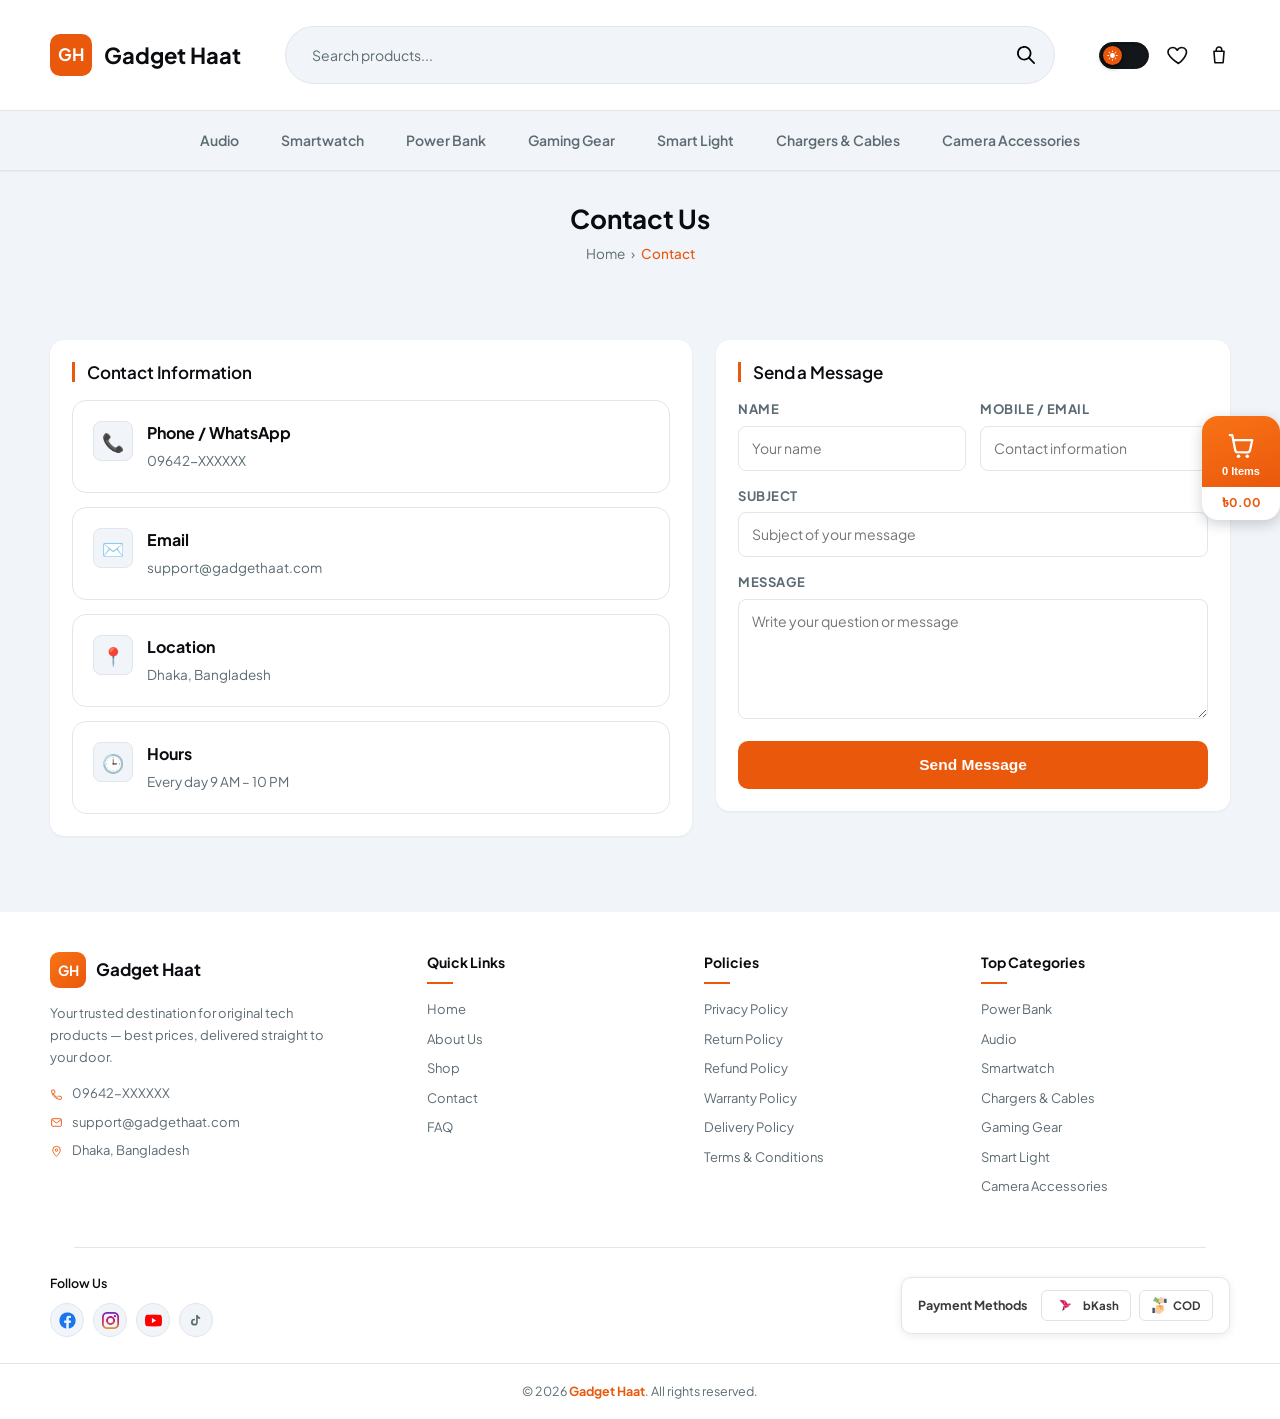
<file: contact.html>
<!DOCTYPE html>
<html lang="en">
<head>
<meta charset="UTF-8">
<meta name="viewport" content="width=device-width, initial-scale=1.0">
<meta name="color-scheme" content="light dark">
<script>(function(){var t=localStorage.getItem("theme")||"light";document.documentElement.setAttribute("data-theme",t);})();</script>
<title>Contact — Gadget Haat</title>
<link rel="preconnect" href="https://fonts.googleapis.com">
<link href="https://fonts.googleapis.com/css2?family=Plus+Jakarta+Sans:wght@400;500;600;700&family=Noto+Sans+Bengali:wght@400;500;600;700&display=swap" rel="stylesheet">
<link rel="stylesheet" href="style.css">
</head>
<body>

<header>
  <div class="wrap top-header">
    <a href="index.html" class="logo"><div class="logo-mark">GH</div>Gadget Haat</a>
    <form class="search-form" onsubmit="return doSearch(event)">
      <input type="text" id="searchInput" aria-label="Search products" placeholder="Search products...">
      <button type="submit"><img src="search-icon.svg" alt="" class="search-ic-img"></button>
    </form>
    <div class="header-icons">
      <button type="button" class="theme-toggle" id="themeToggle" onclick="toggleTheme()" aria-label="Toggle dark mode"><span class="tt-knob"><span class="theme-ic"><svg viewBox="0 0 24 24" width="13" height="13" fill="currentColor"><path fill-rule="evenodd" clip-rule="evenodd" d="M12 2.25a.75.75 0 0 1 .75.75v2.25a.75.75 0 0 1-1.5 0V3a.75.75 0 0 1 .75-.75ZM7.5 12a4.5 4.5 0 1 1 9 0 4.5 4.5 0 0 1-9 0ZM18.894 6.166a.75.75 0 0 0-1.06-1.06l-1.591 1.59a.75.75 0 1 0 1.06 1.061l1.591-1.59ZM21.75 12a.75.75 0 0 1-.75.75h-2.25a.75.75 0 0 1 0-1.5H21a.75.75 0 0 1 .75.75ZM17.834 18.894a.75.75 0 0 0 1.06-1.06l-1.59-1.591a.75.75 0 1 0-1.061 1.06l1.59 1.591ZM12 18a.75.75 0 0 1 .75.75V21a.75.75 0 0 1-1.5 0v-2.25A.75.75 0 0 1 12 18ZM7.758 17.303a.75.75 0 0 0-1.061-1.06l-1.591 1.59a.75.75 0 0 0 1.06 1.061l1.592-1.59ZM6 12a.75.75 0 0 1-.75.75H3a.75.75 0 0 1 0-1.5h2.25A.75.75 0 0 1 6 12ZM6.697 7.757a.75.75 0 0 0 1.06-1.06l-1.59-1.591a.75.75 0 0 0-1.061 1.06l1.59 1.591Z"/></svg></span></span></button>
      <a href="shop.html?wishlist=1" class="icon-link wishlist-icon-wrap" aria-label="Wishlist"><span class="ic"><svg class="hdr-ic-svg" viewBox="0 0 24 24" fill="none"><path d="M12 20.3s-7.8-4.8-10.4-9.7C.2 7.4 2 3.6 5.8 3.6c2.1 0 3.8 1.1 4.9 2.9 1.1-1.8 2.8-2.9 4.9-2.9 3.8 0 5.6 3.8 4.2 7C18.2 15.5 12 20.3 12 20.3Z" stroke="currentColor" stroke-width="1.7" stroke-linejoin="round"/></svg></span><span class="cart-badge mono hide" id="wishlistCount">0</span></a>
      <a href="checkout.html" class="icon-link cart-icon-wrap">
        <span class="ic"><svg class="hdr-ic-svg cart-ic-svg" viewBox="0 0 24 24" fill="none"><path d="M6.5 8h11l-1 12.5h-9L6.5 8Z" stroke="currentColor" stroke-width="1.7" stroke-linejoin="round"/><path d="M9 8V6.3a3 3 0 0 1 6 0V8" stroke="currentColor" stroke-width="1.7" stroke-linecap="round"/></svg></span>
        <span class="cart-badge mono hide" id="cartCount">0</span>
      </a>
    </div>
  </div>
  <div class="sub-header">
    <div class="wrap sub-nav-wrap">
            <div class="sub-nav" id="subNav">
        <a href="shop.html?cat=audio">Audio</a>
        <a href="shop.html?cat=watch">Smartwatch</a>
        <a href="shop.html?cat=power">Power Bank</a>
        <a href="shop.html?cat=gaming">Gaming Gear</a>
        <a href="shop.html?cat=light">Smart Light</a>
        <a href="shop.html?cat=charge">Chargers & Cables</a>
        <a href="shop.html?cat=camera">Camera Accessories</a>
      </div>
    </div>
  </div>
</header>

<section class="checkout-title-bar wrap">
  <h1>Contact Us</h1>
  <div class="checkout-crumb">
    <a href="index.html">Home</a><span class="sep">›</span><span class="current">Contact</span>
  </div>
</section>

<section class="section wrap checkout-grid">
  <div class="co-card">
    <h2>Contact Information</h2>
    <div class="contact-card">
      <div class="ic" style="width:40px;height:40px;border-radius:8px;background:var(--bg-alt);border:1px solid var(--border);display:flex;align-items:center;justify-content:center;font-size:18px;">📞</div>
      <div><b style="display:block; margin-bottom:3px;">Phone / WhatsApp</b><span class="mono" style="color:var(--text-dim); font-size:13.5px;">09642-XXXXXX</span></div>
    </div>
    <div class="contact-card">
      <div class="ic" style="width:40px;height:40px;border-radius:8px;background:var(--bg-alt);border:1px solid var(--border);display:flex;align-items:center;justify-content:center;font-size:18px;">✉️</div>
      <div><b style="display:block; margin-bottom:3px;">Email</b><span class="mono" style="color:var(--text-dim); font-size:13.5px;">support@gadgethaat.com</span></div>
    </div>
    <div class="contact-card">
      <div class="ic" style="width:40px;height:40px;border-radius:8px;background:var(--bg-alt);border:1px solid var(--border);display:flex;align-items:center;justify-content:center;font-size:18px;">📍</div>
      <div><b style="display:block; margin-bottom:3px;">Location</b><span style="color:var(--text-dim); font-size:13.5px;">Dhaka, Bangladesh</span></div>
    </div>
    <div class="contact-card" style="margin-bottom:0;">
      <div class="ic" style="width:40px;height:40px;border-radius:8px;background:var(--bg-alt);border:1px solid var(--border);display:flex;align-items:center;justify-content:center;font-size:18px;">🕒</div>
      <div><b style="display:block; margin-bottom:3px;">Hours</b><span style="color:var(--text-dim); font-size:13.5px;">Every day 9 AM – 10 PM</span></div>
    </div>
  </div>

  <div class="co-card">
    <h2>Send a Message</h2>
    <form id="contactForm" novalidate>
    <div class="field-row">
      <div class="field"><label>Name</label><input type="text" id="contactNameInput" required placeholder="Your name"></div>
      <div class="field"><label>Mobile / Email</label><input type="text" id="contactInfoInput" required placeholder="Contact information"></div>
    </div>
    <div class="field"><label>Subject</label><input type="text" placeholder="Subject of your message"></div>
    <div class="field"><label>Message</label><textarea id="contactMessageInput" required placeholder="Write your question or message" style="min-height:120px;"></textarea></div>
    <button type="submit" class="submit-btn">Send Message</button>
    <div class="confirm-box" id="contactConfirm"></div>
  </form>
  </div>
</section>

<footer>
<div class="wrap footer-main">
    <div class="footer-brand">
      <div class="flogo-row"><div class="flogo-mark">GH</div><span class="flogo-text">Gadget Haat</span></div>
      <p>Your trusted destination for original tech products — best prices, delivered straight to your door.</p>
      <div class="footer-contact-line"><span class="ic"><svg width="13" height="13" viewBox="0 0 24 24" fill="none"><path d="M6.6 10.8c1.4 2.8 3.8 5.2 6.6 6.6l2.2-2.2c.3-.3.7-.4 1-.2 1.1.4 2.3.6 3.6.6.6 0 1 .4 1 1V20c0 .6-.4 1-1 1C10.4 21 3 13.6 3 4.6c0-.6.4-1 1-1h3.4c.6 0 1 .4 1 1 0 1.3.2 2.5.6 3.6.1.3 0 .7-.2 1L6.6 10.8Z" stroke="currentColor" stroke-width="1.7" stroke-linecap="round" stroke-linejoin="round"/></svg></span> 09642-XXXXXX</div>
      <div class="footer-contact-line"><span class="ic"><svg width="13" height="13" viewBox="0 0 24 24" fill="none"><rect x="3" y="5" width="18" height="14" rx="2" stroke="currentColor" stroke-width="1.7"/><path d="m4 7 8 6 8-6" stroke="currentColor" stroke-width="1.7" stroke-linecap="round" stroke-linejoin="round"/></svg></span> support@gadgethaat.com</div>
      <div class="footer-contact-line"><span class="ic"><svg width="13" height="13" viewBox="0 0 24 24" fill="none"><path d="M12 21s7-6.5 7-11.5a7 7 0 1 0-14 0C5 14.5 12 21 12 21Z" stroke="currentColor" stroke-width="1.7" stroke-linejoin="round"/><circle cx="12" cy="9.5" r="2.3" stroke="currentColor" stroke-width="1.7"/></svg></span> Dhaka, Bangladesh</div>
    </div>
    <div class="footer-col">
      <h5>Quick Links</h5>
      <a href="index.html">Home</a>
      <a href="about.html">About Us</a>
      <a href="shop.html">Shop</a>
      <a href="contact.html">Contact</a>
      <a href="faq.html">FAQ</a>
    </div>
    <div class="footer-col">
      <h5>Policies</h5>
      <a href="faq.html">Privacy Policy</a>
      <a href="faq.html">Return Policy</a>
      <a href="faq.html">Refund Policy</a>
      <a href="faq.html">Warranty Policy</a>
      <a href="faq.html">Delivery Policy</a>
      <a href="faq.html">Terms & Conditions</a>
    </div>
    <div class="footer-col">
      <h5>Top Categories</h5>
      <a href="shop.html?cat=power">Power Bank</a>
      <a href="shop.html?cat=audio">Audio</a>
      <a href="shop.html?cat=watch">Smartwatch</a>
      <a href="shop.html?cat=charge">Chargers & Cables</a>
      <a href="shop.html?cat=gaming">Gaming Gear</a>
      <a href="shop.html?cat=light">Smart Light</a>
      <a href="shop.html?cat=camera">Camera Accessories</a>
    </div>
  </div>

  <div class="wrap"><div class="footer-divider"></div></div>

  <div class="wrap footer-bottom-row">
    <div class="footer-social">
      <h6>Follow Us</h6>
      <div class="social-icons">
        <a href="#" aria-label="Facebook"><img src="facebook-icon.png" alt="Facebook"></a>
        <a href="#" aria-label="Instagram"><img src="instagram-icon.png" alt="Instagram"></a>
        <a href="#" aria-label="YouTube"><img src="youtube-icon.png" alt="YouTube"></a>
        <a href="#" aria-label="TikTok"><svg width="15" height="15" viewBox="0 0 24 24" fill="currentColor"><path d="M14 3c.3 2 1.8 3.5 3.8 3.8v2.6c-1.4 0-2.7-.4-3.8-1.2v6.4a5.4 5.4 0 1 1-5.4-5.4c.3 0 .6 0 .9.1v2.7a2.7 2.7 0 1 0 1.9 2.6V3H14Z"/></svg></a>
      </div>
    </div>
    <div class="pay-with-box">
      <span class="label">Payment Methods</span>
      <div class="pay-badges">
        <span class="pay-badge" style="display:inline-flex; align-items:center; gap:5px;"><img src="bkash-logo.svg" alt="bKash" style="height:17px; width:auto;">bKash</span>
        <span class="pay-badge" style="display:inline-flex; align-items:center; gap:5px;"><img src="cash-on-delivery.svg" alt="Cash on Delivery" style="height:17px; width:auto;">COD</span>
      </div>
    </div>
  </div>

  <div class="footer-copyright"><div class="wrap">© 2026 <b>Gadget Haat</b>. All rights reserved.</div></div></footer>

<script src="app.js"></script>
<script>initContactForm();</script>
</body>
</html>
</file>
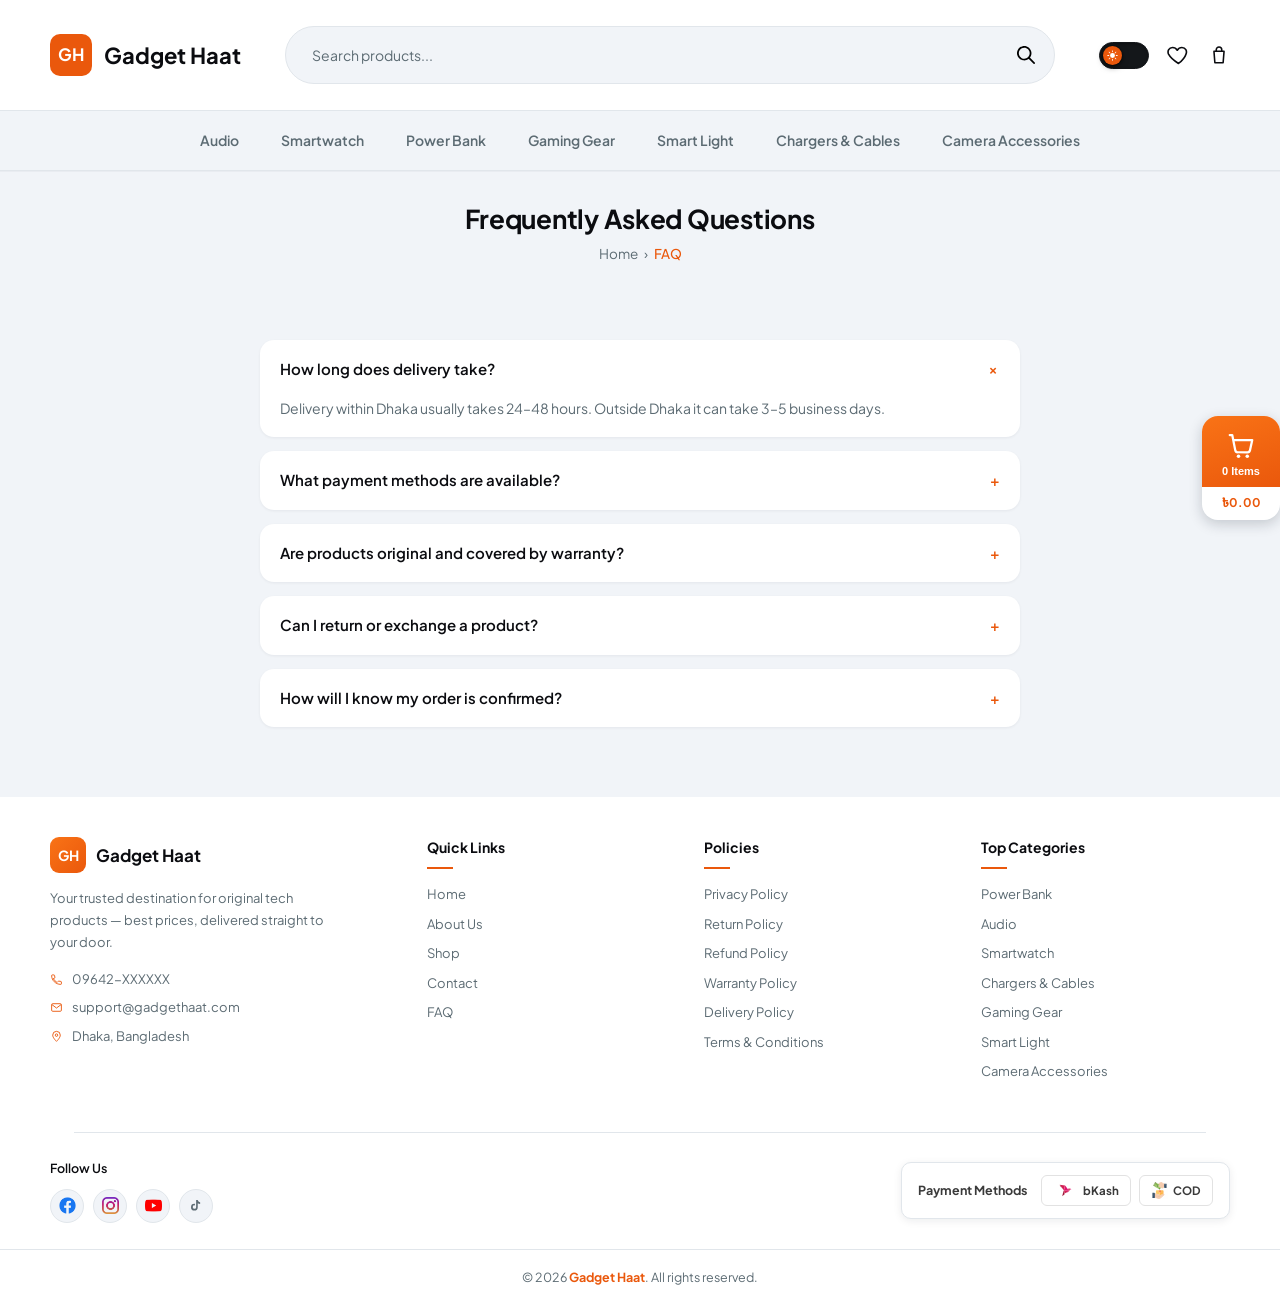
<file: faq.html>
<!DOCTYPE html>
<html lang="en">
<head>
<meta charset="UTF-8">
<meta name="viewport" content="width=device-width, initial-scale=1.0">
<meta name="color-scheme" content="light dark">
<script>(function(){var t=localStorage.getItem("theme")||"light";document.documentElement.setAttribute("data-theme",t);})();</script>
<title>FAQ — Gadget Haat</title>
<link rel="preconnect" href="https://fonts.googleapis.com">
<link href="https://fonts.googleapis.com/css2?family=Plus+Jakarta+Sans:wght@400;500;600;700&family=Noto+Sans+Bengali:wght@400;500;600;700&display=swap" rel="stylesheet">
<link rel="stylesheet" href="style.css">
</head>
<body>

<header>
  <div class="wrap top-header">
    <a href="index.html" class="logo"><div class="logo-mark">GH</div>Gadget Haat</a>
    <form class="search-form" onsubmit="return doSearch(event)">
      <input type="text" id="searchInput" aria-label="Search products" placeholder="Search products...">
      <button type="submit"><img src="search-icon.svg" alt="" class="search-ic-img"></button>
    </form>
    <div class="header-icons">
      <button type="button" class="theme-toggle" id="themeToggle" onclick="toggleTheme()" aria-label="Toggle dark mode"><span class="tt-knob"><span class="theme-ic"><svg viewBox="0 0 24 24" width="13" height="13" fill="currentColor"><path fill-rule="evenodd" clip-rule="evenodd" d="M12 2.25a.75.75 0 0 1 .75.75v2.25a.75.75 0 0 1-1.5 0V3a.75.75 0 0 1 .75-.75ZM7.5 12a4.5 4.5 0 1 1 9 0 4.5 4.5 0 0 1-9 0ZM18.894 6.166a.75.75 0 0 0-1.06-1.06l-1.591 1.59a.75.75 0 1 0 1.06 1.061l1.591-1.59ZM21.75 12a.75.75 0 0 1-.75.75h-2.25a.75.75 0 0 1 0-1.5H21a.75.75 0 0 1 .75.75ZM17.834 18.894a.75.75 0 0 0 1.06-1.06l-1.59-1.591a.75.75 0 1 0-1.061 1.06l1.59 1.591ZM12 18a.75.75 0 0 1 .75.75V21a.75.75 0 0 1-1.5 0v-2.25A.75.75 0 0 1 12 18ZM7.758 17.303a.75.75 0 0 0-1.061-1.06l-1.591 1.59a.75.75 0 0 0 1.06 1.061l1.592-1.59ZM6 12a.75.75 0 0 1-.75.75H3a.75.75 0 0 1 0-1.5h2.25A.75.75 0 0 1 6 12ZM6.697 7.757a.75.75 0 0 0 1.06-1.06l-1.59-1.591a.75.75 0 0 0-1.061 1.06l1.59 1.591Z"/></svg></span></span></button>
      <a href="shop.html?wishlist=1" class="icon-link wishlist-icon-wrap" aria-label="Wishlist"><span class="ic"><svg class="hdr-ic-svg" viewBox="0 0 24 24" fill="none"><path d="M12 20.3s-7.8-4.8-10.4-9.7C.2 7.4 2 3.6 5.8 3.6c2.1 0 3.8 1.1 4.9 2.9 1.1-1.8 2.8-2.9 4.9-2.9 3.8 0 5.6 3.8 4.2 7C18.2 15.5 12 20.3 12 20.3Z" stroke="currentColor" stroke-width="1.7" stroke-linejoin="round"/></svg></span><span class="cart-badge mono hide" id="wishlistCount">0</span></a>
      <a href="checkout.html" class="icon-link cart-icon-wrap">
        <span class="ic"><svg class="hdr-ic-svg cart-ic-svg" viewBox="0 0 24 24" fill="none"><path d="M6.5 8h11l-1 12.5h-9L6.5 8Z" stroke="currentColor" stroke-width="1.7" stroke-linejoin="round"/><path d="M9 8V6.3a3 3 0 0 1 6 0V8" stroke="currentColor" stroke-width="1.7" stroke-linecap="round"/></svg></span>
        <span class="cart-badge mono hide" id="cartCount">0</span>
      </a>
    </div>
  </div>
  <div class="sub-header">
    <div class="wrap sub-nav-wrap">
            <div class="sub-nav" id="subNav">
        <a href="shop.html?cat=audio">Audio</a>
        <a href="shop.html?cat=watch">Smartwatch</a>
        <a href="shop.html?cat=power">Power Bank</a>
        <a href="shop.html?cat=gaming">Gaming Gear</a>
        <a href="shop.html?cat=light">Smart Light</a>
        <a href="shop.html?cat=charge">Chargers & Cables</a>
        <a href="shop.html?cat=camera">Camera Accessories</a>
      </div>
    </div>
  </div>
</header>

<section class="checkout-title-bar wrap">
  <h1>Frequently Asked Questions</h1>
  <div class="checkout-crumb">
    <a href="index.html">Home</a><span class="sep">›</span><span class="current">FAQ</span>
  </div>
</section>

<section class="section wrap" style="max-width:760px;">
  <div class="faq-item open">
    <div class="faq-q"><span>How long does delivery take?</span><span class="arrow">+</span></div>
    <div class="faq-a"><p>Delivery within Dhaka usually takes 24–48 hours. Outside Dhaka it can take 3–5 business days.</p></div>
  </div>
  <div class="faq-item">
    <div class="faq-q"><span>What payment methods are available?</span><span class="arrow">+</span></div>
    <div class="faq-a"><p>You can pay via Cash on Delivery or bKash — both methods are supported.</p></div>
  </div>
  <div class="faq-item">
    <div class="faq-q"><span>Are products original and covered by warranty?</span><span class="arrow">+</span></div>
    <div class="faq-a"><p>Yes, every product is sourced from authorized channels and comes with a warranty where applicable.</p></div>
  </div>
  <div class="faq-item">
    <div class="faq-q"><span>Can I return or exchange a product?</span><span class="arrow">+</span></div>
    <div class="faq-a"><p>If a product is defective, you can return or exchange it within 7 days of receiving it.</p></div>
  </div>
  <div class="faq-item">
    <div class="faq-q"><span>How will I know my order is confirmed?</span><span class="arrow">+</span></div>
    <div class="faq-a"><p>After you submit the form, our team will call you by phone to confirm the order.</p></div>
  </div>
</section>

<footer>
<div class="wrap footer-main">
    <div class="footer-brand">
      <div class="flogo-row"><div class="flogo-mark">GH</div><span class="flogo-text">Gadget Haat</span></div>
      <p>Your trusted destination for original tech products — best prices, delivered straight to your door.</p>
      <div class="footer-contact-line"><span class="ic"><svg width="13" height="13" viewBox="0 0 24 24" fill="none"><path d="M6.6 10.8c1.4 2.8 3.8 5.2 6.6 6.6l2.2-2.2c.3-.3.7-.4 1-.2 1.1.4 2.3.6 3.6.6.6 0 1 .4 1 1V20c0 .6-.4 1-1 1C10.4 21 3 13.6 3 4.6c0-.6.4-1 1-1h3.4c.6 0 1 .4 1 1 0 1.3.2 2.5.6 3.6.1.3 0 .7-.2 1L6.6 10.8Z" stroke="currentColor" stroke-width="1.7" stroke-linecap="round" stroke-linejoin="round"/></svg></span> 09642-XXXXXX</div>
      <div class="footer-contact-line"><span class="ic"><svg width="13" height="13" viewBox="0 0 24 24" fill="none"><rect x="3" y="5" width="18" height="14" rx="2" stroke="currentColor" stroke-width="1.7"/><path d="m4 7 8 6 8-6" stroke="currentColor" stroke-width="1.7" stroke-linecap="round" stroke-linejoin="round"/></svg></span> support@gadgethaat.com</div>
      <div class="footer-contact-line"><span class="ic"><svg width="13" height="13" viewBox="0 0 24 24" fill="none"><path d="M12 21s7-6.5 7-11.5a7 7 0 1 0-14 0C5 14.5 12 21 12 21Z" stroke="currentColor" stroke-width="1.7" stroke-linejoin="round"/><circle cx="12" cy="9.5" r="2.3" stroke="currentColor" stroke-width="1.7"/></svg></span> Dhaka, Bangladesh</div>
    </div>
    <div class="footer-col">
      <h5>Quick Links</h5>
      <a href="index.html">Home</a>
      <a href="about.html">About Us</a>
      <a href="shop.html">Shop</a>
      <a href="contact.html">Contact</a>
      <a href="faq.html">FAQ</a>
    </div>
    <div class="footer-col">
      <h5>Policies</h5>
      <a href="faq.html">Privacy Policy</a>
      <a href="faq.html">Return Policy</a>
      <a href="faq.html">Refund Policy</a>
      <a href="faq.html">Warranty Policy</a>
      <a href="faq.html">Delivery Policy</a>
      <a href="faq.html">Terms & Conditions</a>
    </div>
    <div class="footer-col">
      <h5>Top Categories</h5>
      <a href="shop.html?cat=power">Power Bank</a>
      <a href="shop.html?cat=audio">Audio</a>
      <a href="shop.html?cat=watch">Smartwatch</a>
      <a href="shop.html?cat=charge">Chargers & Cables</a>
      <a href="shop.html?cat=gaming">Gaming Gear</a>
      <a href="shop.html?cat=light">Smart Light</a>
      <a href="shop.html?cat=camera">Camera Accessories</a>
    </div>
  </div>

  <div class="wrap"><div class="footer-divider"></div></div>

  <div class="wrap footer-bottom-row">
    <div class="footer-social">
      <h6>Follow Us</h6>
      <div class="social-icons">
        <a href="#" aria-label="Facebook"><img src="facebook-icon.png" alt="Facebook"></a>
        <a href="#" aria-label="Instagram"><img src="instagram-icon.png" alt="Instagram"></a>
        <a href="#" aria-label="YouTube"><img src="youtube-icon.png" alt="YouTube"></a>
        <a href="#" aria-label="TikTok"><svg width="15" height="15" viewBox="0 0 24 24" fill="currentColor"><path d="M14 3c.3 2 1.8 3.5 3.8 3.8v2.6c-1.4 0-2.7-.4-3.8-1.2v6.4a5.4 5.4 0 1 1-5.4-5.4c.3 0 .6 0 .9.1v2.7a2.7 2.7 0 1 0 1.9 2.6V3H14Z"/></svg></a>
      </div>
    </div>
    <div class="pay-with-box">
      <span class="label">Payment Methods</span>
      <div class="pay-badges">
        <span class="pay-badge" style="display:inline-flex; align-items:center; gap:5px;"><img src="bkash-logo.svg" alt="bKash" style="height:17px; width:auto;">bKash</span>
        <span class="pay-badge" style="display:inline-flex; align-items:center; gap:5px;"><img src="cash-on-delivery.svg" alt="Cash on Delivery" style="height:17px; width:auto;">COD</span>
      </div>
    </div>
  </div>

  <div class="footer-copyright"><div class="wrap">© 2026 <b>Gadget Haat</b>. All rights reserved.</div></div></footer>

<script src="app.js"></script>
<script>initFAQ();</script>
</body>
</html>
</file>
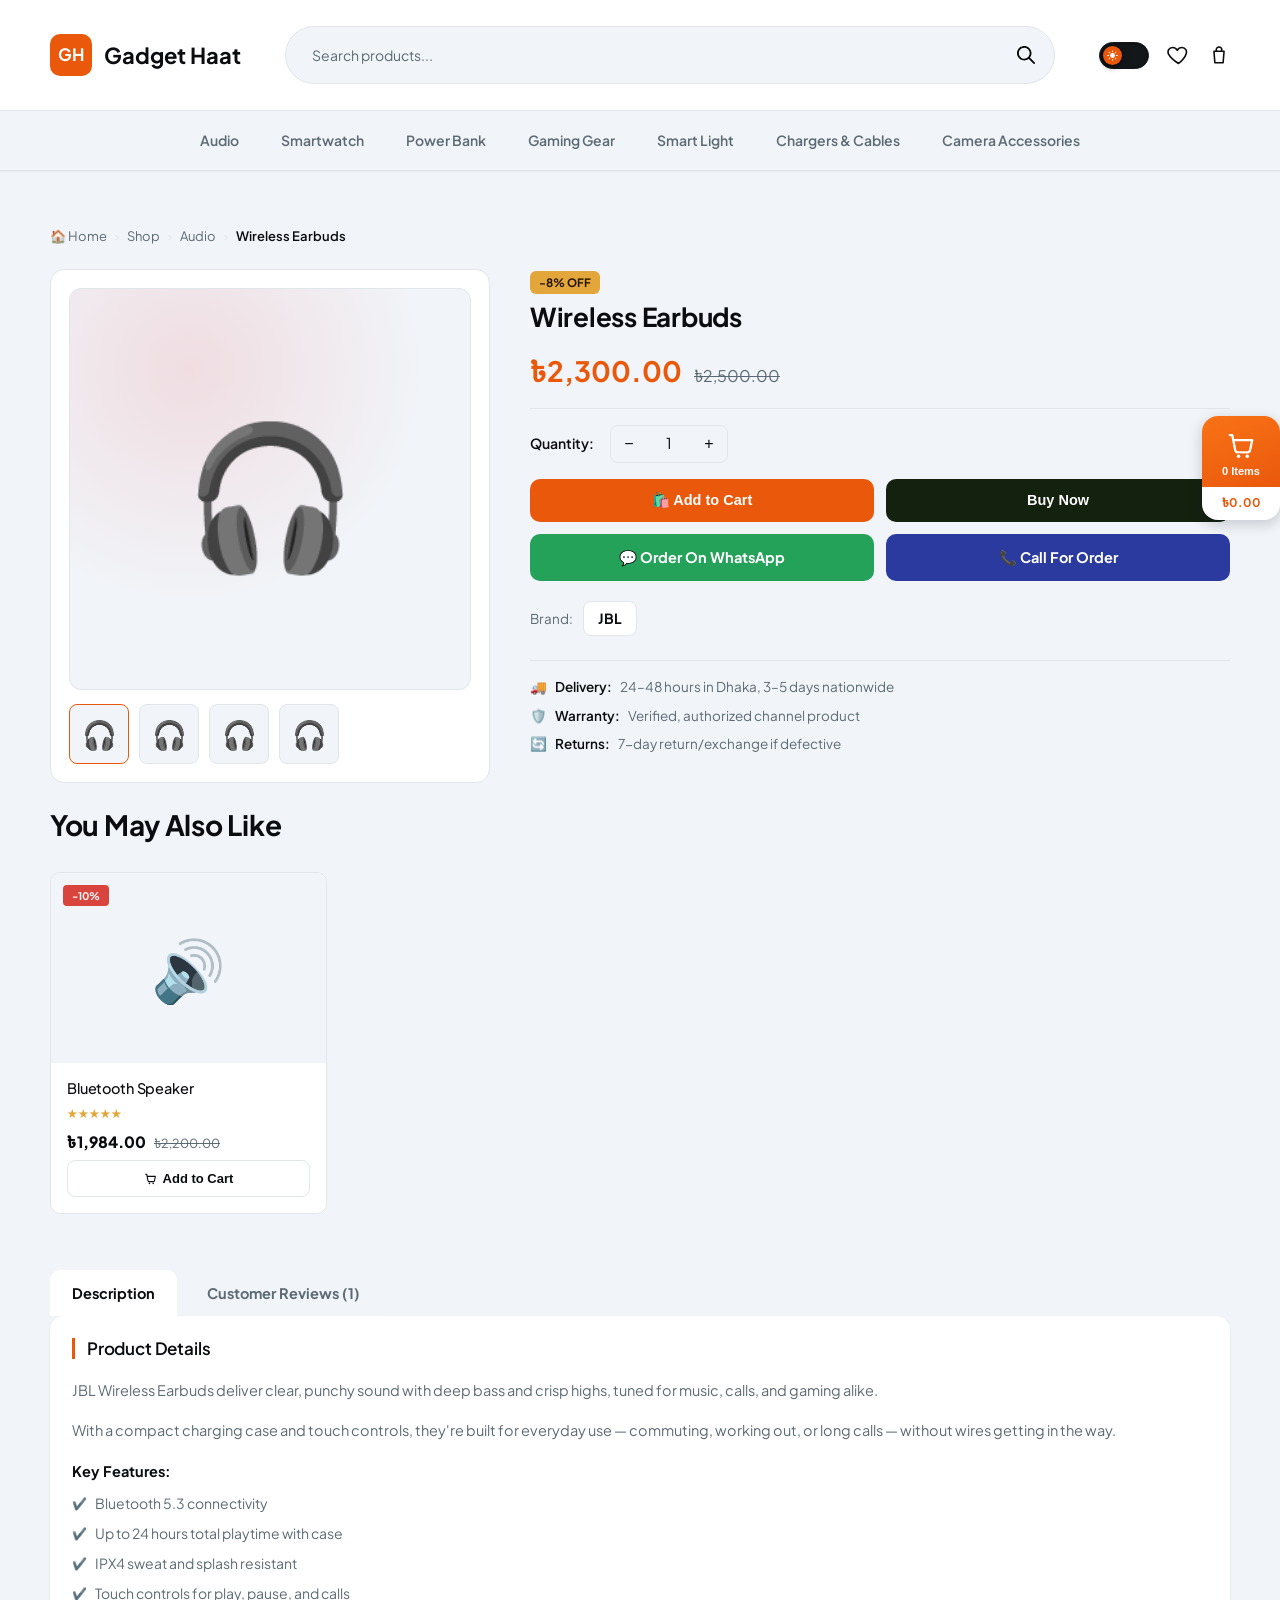
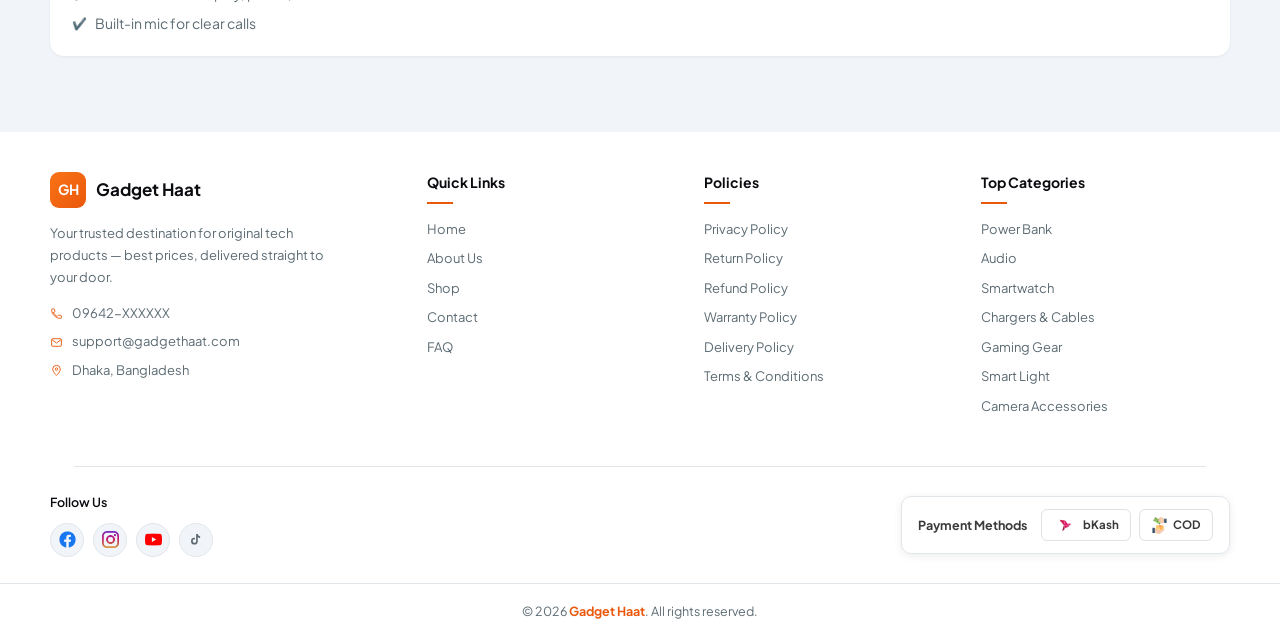
<file: product.html>
<!DOCTYPE html>
<html lang="en">
<head>
<meta charset="UTF-8">
<meta name="viewport" content="width=device-width, initial-scale=1.0">
<meta name="color-scheme" content="light dark">
<script>(function(){var t=localStorage.getItem("theme")||"light";document.documentElement.setAttribute("data-theme",t);})();</script>
<style>
  .pd-layout{display:grid; grid-template-columns:440px 1fr; gap:40px; align-items:start;}
  @media (max-width:900px){ .pd-layout{grid-template-columns:1fr; gap:26px;} }

  .pd-gallery{
    background:var(--card); border:1px solid var(--border); border-radius:var(--radius);
    display:flex; flex-direction:column; gap:14px; padding:18px;
  }
  .pd-main-img{
    position:relative; border-radius:12px; aspect-ratio:1/1;
    background:radial-gradient(circle at 30% 20%, rgba(228,20,29,.10), transparent 55%), var(--bg-alt);
    display:flex; align-items:center; justify-content:center; font-size:140px;
    border:1px solid var(--border);
  }
  .pd-thumbs{display:flex; gap:10px;}
  .pd-thumb{
    width:60px; height:60px; border-radius:8px; border:1px solid var(--border);
    background:var(--bg-alt); display:flex; align-items:center; justify-content:center;
    font-size:28px; cursor:default;
  }
  .pd-thumb:first-child{border-color:var(--accent);}

  .pd-info{display:flex; flex-direction:column; gap:16px;}
  .pd-crumb{display:flex; align-items:center; gap:8px; font-size:13px; color:var(--text-dim); flex-wrap:wrap;}
  .pd-crumb a{color:var(--text-dim);}
  .pd-crumb a:hover{color:var(--accent);}
  .pd-crumb .sep{color:var(--border);}
  .pd-crumb .current{color:var(--text); font-weight:600;}

  .pd-name{font-size:26px; font-weight:700; line-height:1.3;}
  .pd-tag{
    display:inline-block; width:fit-content; background:var(--warm); color:#241300;
    font-size:11.5px; font-weight:700; border-radius:6px; padding:3px 9px;
  }
  .pd-price-row{display:flex; align-items:baseline; gap:12px; flex-wrap:wrap; padding-bottom:16px; border-bottom:1px solid var(--border);}
  .pd-price{font-size:28px; font-weight:700; color:var(--accent); font-family:'Plus Jakarta Sans','Noto Sans Bengali';}
  .pd-price-old{font-size:16px; color:var(--text-dim); text-decoration:line-through;}

  .pd-qty-row{display:flex; align-items:center; gap:16px;}
  .pd-qty-row .label{font-size:14px; font-weight:600;}
  .pd-qty-stepper{display:inline-flex; align-items:center; gap:0; border:1px solid var(--border); border-radius:8px; overflow:hidden;}
  .pd-qty-stepper button{
    width:36px; height:36px; border:none; background:var(--bg-alt); color:var(--text);
    font-size:16px; cursor:pointer;
  }
  .pd-qty-stepper button:hover{background:var(--accent); color:#fff;}
  .pd-qty-stepper .qty-val{width:44px; text-align:center; font-family:'Plus Jakarta Sans','Noto Sans Bengali'; font-size:15px;}

  .pd-btn-grid{display:grid; grid-template-columns:1fr 1fr; gap:12px;}
  .pd-btn{
    display:flex; align-items:center; justify-content:center; gap:8px;
    padding:13px; border-radius:10px; font-weight:700; font-size:14.5px;
    border:none; cursor:pointer; text-decoration:none;
  }
  .pd-btn:active{transform:scale(.97);}
  .pd-btn-cart{background:var(--accent); color:#fff;}
  .pd-btn-cart:hover{background:var(--accent-hover);}
  .pd-btn-buy{background:#14210F; color:#fff;}
  .pd-btn-buy:hover{background:#0b1409;}
  .pd-btn-whatsapp{background:#25A25A; color:#fff;}
  .pd-btn-whatsapp:hover{background:#1E8A4B;}
  .pd-btn-call{background:#2B3A9E; color:#fff;}
  .pd-btn-call:hover{background:#232F80;}

  .pd-brand-row{display:flex; align-items:center; gap:10px; margin-top:4px;}
  .pd-brand-row .k{font-size:13.5px; color:var(--text-dim);}
  .pd-brand-badge{
    border:1px solid var(--border); border-radius:8px; padding:6px 14px;
    font-weight:700; font-size:14px; background:var(--card);
  }

  .pd-meta-list{display:flex; flex-direction:column; gap:8px; margin-top:8px; padding-top:16px; border-top:1px solid var(--border);}
  .pd-meta-list div{display:flex; gap:8px; font-size:13.5px; color:var(--text-dim);}
  .pd-meta-list b{color:var(--text); font-weight:600;}

  .pd-added-msg{
    display:none; background:var(--accent-dim); color:var(--accent-hover); border:1px solid var(--accent);
    border-radius:8px; padding:10px 14px; font-size:13.5px; font-weight:600;
  }
  .pd-added-msg.show{display:block;}

  /* Description / Reviews tabs */
  .pd-tabs-wrap{margin-top:32px;}
  .pd-tabs{display:flex; gap:8px;}
  .pd-tab-btn{
    padding:14px 22px; border:none; background:var(--bg-alt); color:var(--text-dim);
    font-weight:700; font-size:14.5px; border-radius:10px 10px 0 0; cursor:pointer;
    font-family:'Plus Jakarta Sans','Noto Sans Bengali';
  }
  .pd-tab-btn.active{background:var(--card); color:var(--text);}
  .pd-tab-panel{margin-top:0;}
  .pd-tab-panel.hide{display:none;}

  .pd-desc-body p{color:var(--text-dim); font-size:14.5px; line-height:1.8; margin-bottom:14px;}
  .pd-features-title{font-weight:700; margin:18px 0 10px; font-size:14.5px;}
  .pd-features ul{list-style:none; display:flex; flex-direction:column; gap:9px;}
  .pd-features li{font-size:14px; color:var(--text-dim); display:flex; gap:8px; align-items:flex-start;}
  .pd-features li::before{content:"✔️"; flex-shrink:0; font-size:12px; margin-top:2px;}

  .rev-top{display:grid; grid-template-columns:220px 1fr; gap:36px; padding-bottom:24px; border-bottom:1px solid var(--border); margin-bottom:24px;}
  .rev-avg-box{display:flex; flex-direction:column; gap:2px;}
  .rev-avg-num{font-size:44px; font-weight:800; line-height:1;}
  .rev-avg-label{font-size:14px; font-weight:600; margin-top:6px;}
  .rev-avg-stars{color:var(--warm); font-size:15px; margin:4px 0;}
  .rev-avg-count{font-size:12.5px; color:var(--text-dim);}
  .rev-bars{display:flex; flex-direction:column; gap:8px; justify-content:center;}
  .rev-bar-row{display:flex; align-items:center; gap:10px; font-size:12.5px; color:var(--text-dim);}
  .rev-bar-row .rb-label{width:48px; color:var(--warm); flex-shrink:0; letter-spacing:-1px;}
  .rev-bar-track{flex:1; height:8px; border-radius:4px; background:var(--bg-alt); overflow:hidden;}
  .rev-bar-fill{height:100%; background:var(--text-dim); border-radius:4px;}
  .rev-bar-row .rb-pct{width:36px; text-align:right; flex-shrink:0;}

  .rev-form-wrap h2{font-size:17px; font-weight:600; margin-bottom:6px; padding-left:12px; border-left:3px solid var(--accent); line-height:1.2;}
  .rev-form-note{font-size:13px; color:var(--text-dim); margin:10px 0 16px; padding-left:12px;}
  .rev-form-bottom{display:flex; justify-content:space-between; align-items:flex-end; gap:16px; flex-wrap:wrap;}
  .rev-form-bottom .field{margin-bottom:0; min-width:200px;}

  .rev-list{margin-top:28px; padding-top:20px; border-top:1px solid var(--border);}
  .rev-item{display:flex; gap:14px; padding:16px 0; border-bottom:1px solid var(--border);}
  .rev-item:last-child{border-bottom:none;}
  .rev-avatar{
    width:44px; height:44px; border-radius:50%; background:var(--accent-dim); color:var(--accent-hover);
    display:flex; align-items:center; justify-content:center; font-weight:700; flex-shrink:0; font-size:16px;
  }
  .rev-item-name{font-weight:700; font-size:14.5px;}
  .rev-item-date{font-size:12px; color:var(--text-dim); font-weight:400; margin-left:8px;}
  .rev-item-stars{color:var(--warm); font-size:13px; margin:3px 0 6px;}
  .rev-item-text{font-size:14px; color:var(--text-dim); line-height:1.6;}

  @media (max-width:700px){
    .rev-top{grid-template-columns:1fr;}
    .pd-tab-btn{padding:12px 16px; font-size:13.5px;}
  }
  @media (max-width:520px){
    .pd-name{font-size:21px;}
    .pd-price{font-size:23px;}
    .pd-btn-grid{grid-template-columns:1fr;}
    .pd-btn{font-size:14px; padding:14px;}
    .pd-thumbs{flex-wrap:wrap;}
    .pd-thumb{width:52px; height:52px; font-size:22px;}
    .rev-form-bottom{flex-direction:column; align-items:stretch;}
    .rev-form-bottom .field{min-width:0; width:100%;}
    .rev-form-bottom .submit-btn{width:100%;}
    .rev-avg-num{font-size:36px;}
  }
</style>
<title>Product — Gadget Haat</title>
<link rel="preconnect" href="https://fonts.googleapis.com">
<link href="https://fonts.googleapis.com/css2?family=Plus+Jakarta+Sans:wght@400;500;600;700&family=Noto+Sans+Bengali:wght@400;500;600;700&display=swap" rel="stylesheet">
<link rel="stylesheet" href="style.css">
</head>
<body>

<header>
  <div class="wrap top-header">
    <a href="index.html" class="logo"><div class="logo-mark">GH</div>Gadget Haat</a>
    <form class="search-form" onsubmit="return doSearch(event)">
      <input type="text" id="searchInput" aria-label="Search products" placeholder="Search products...">
      <button type="submit"><img src="search-icon.svg" alt="" class="search-ic-img"></button>
    </form>
    <div class="header-icons">
      <button type="button" class="theme-toggle" id="themeToggle" onclick="toggleTheme()" aria-label="Toggle dark mode"><span class="tt-knob"><span class="theme-ic"><svg viewBox="0 0 24 24" width="13" height="13" fill="currentColor"><path fill-rule="evenodd" clip-rule="evenodd" d="M12 2.25a.75.75 0 0 1 .75.75v2.25a.75.75 0 0 1-1.5 0V3a.75.75 0 0 1 .75-.75ZM7.5 12a4.5 4.5 0 1 1 9 0 4.5 4.5 0 0 1-9 0ZM18.894 6.166a.75.75 0 0 0-1.06-1.06l-1.591 1.59a.75.75 0 1 0 1.06 1.061l1.591-1.59ZM21.75 12a.75.75 0 0 1-.75.75h-2.25a.75.75 0 0 1 0-1.5H21a.75.75 0 0 1 .75.75ZM17.834 18.894a.75.75 0 0 0 1.06-1.06l-1.59-1.591a.75.75 0 1 0-1.061 1.06l1.59 1.591ZM12 18a.75.75 0 0 1 .75.75V21a.75.75 0 0 1-1.5 0v-2.25A.75.75 0 0 1 12 18ZM7.758 17.303a.75.75 0 0 0-1.061-1.06l-1.591 1.59a.75.75 0 0 0 1.06 1.061l1.592-1.59ZM6 12a.75.75 0 0 1-.75.75H3a.75.75 0 0 1 0-1.5h2.25A.75.75 0 0 1 6 12ZM6.697 7.757a.75.75 0 0 0 1.06-1.06l-1.59-1.591a.75.75 0 0 0-1.061 1.06l1.59 1.591Z"/></svg></span></span></button>
      <a href="shop.html?wishlist=1" class="icon-link wishlist-icon-wrap" aria-label="Wishlist"><span class="ic"><svg class="hdr-ic-svg" viewBox="0 0 24 24" fill="none"><path d="M12 20.3s-7.8-4.8-10.4-9.7C.2 7.4 2 3.6 5.8 3.6c2.1 0 3.8 1.1 4.9 2.9 1.1-1.8 2.8-2.9 4.9-2.9 3.8 0 5.6 3.8 4.2 7C18.2 15.5 12 20.3 12 20.3Z" stroke="currentColor" stroke-width="1.7" stroke-linejoin="round"/></svg></span><span class="cart-badge mono hide" id="wishlistCount">0</span></a>
      <a href="checkout.html" class="icon-link cart-icon-wrap">
        <span class="ic"><svg class="hdr-ic-svg cart-ic-svg" viewBox="0 0 24 24" fill="none"><path d="M6.5 8h11l-1 12.5h-9L6.5 8Z" stroke="currentColor" stroke-width="1.7" stroke-linejoin="round"/><path d="M9 8V6.3a3 3 0 0 1 6 0V8" stroke="currentColor" stroke-width="1.7" stroke-linecap="round"/></svg></span>
        <span class="cart-badge mono hide" id="cartCount">0</span>
      </a>
    </div>
  </div>
  <div class="sub-header">
    <div class="wrap sub-nav-wrap">
            <div class="sub-nav" id="subNav">
        <a href="shop.html?cat=audio">Audio</a>
        <a href="shop.html?cat=watch">Smartwatch</a>
        <a href="shop.html?cat=power">Power Bank</a>
        <a href="shop.html?cat=gaming">Gaming Gear</a>
        <a href="shop.html?cat=light">Smart Light</a>
        <a href="shop.html?cat=charge">Chargers & Cables</a>
        <a href="shop.html?cat=camera">Camera Accessories</a>
      </div>
    </div>
  </div>
</header>

<section class="section wrap" style="padding-bottom:24px;">
  <div class="pd-crumb" style="margin-bottom:22px;">
    <a href="index.html">🏠 Home</a>
    <span class="sep">›</span>
    <a href="shop.html" id="crumbShop">Shop</a>
    <span class="sep">›</span>
    <a href="shop.html" id="crumbCat"></a>
    <span class="sep">›</span>
    <span class="current" id="crumbCurrent"></span>
  </div>

  <div class="pd-layout">
    <div class="pd-gallery">
      <div class="pd-main-img" id="pMainImg"></div>
      <div class="pd-thumbs" id="pThumbs"></div>
    </div>

    <div class="pd-info">
      <div>
        <span class="pd-tag hide" id="pTag"></span>
        <h1 class="pd-name" id="pName" style="margin-top:6px;"></h1>
      </div>

      <div class="pd-price-row">
        <span class="pd-price" id="pPrice"></span>
        <span class="pd-price-old hide" id="pPriceOld"></span>
      </div>

      <div class="pd-qty-row">
        <span class="label">Quantity:</span>
        <div class="pd-qty-stepper">
          <button type="button" onclick="changeProductQty(-1)">−</button>
          <span class="qty-val" id="pQtyVal">1</span>
          <button type="button" onclick="changeProductQty(1)">+</button>
        </div>
      </div>

      <div class="pd-btn-grid">
        <button type="button" class="pd-btn pd-btn-cart" onclick="addProductToCart()">🛍️ Add to Cart</button>
        <button type="button" class="pd-btn pd-btn-buy" onclick="buyNowProduct()">Buy Now</button>
        <a href="#" id="pWhatsapp" target="_blank" class="pd-btn pd-btn-whatsapp">💬 Order On WhatsApp</a>
        <a href="#" id="pCall" class="pd-btn pd-btn-call">📞 Call For Order</a>
      </div>

      <div class="pd-added-msg" id="pAddedMsg"></div>

      <div class="pd-brand-row">
        <span class="k">Brand:</span>
        <span class="pd-brand-badge" id="pBrand"></span>
      </div>

      <div class="pd-meta-list">
        <div>🚚 <b>Delivery:</b> 24–48 hours in Dhaka, 3–5 days nationwide</div>
        <div>🛡️ <b>Warranty:</b> Verified, authorized channel product</div>
        <div>🔄 <b>Returns:</b> 7-day return/exchange if defective</div>
      </div>
    </div>
  </div>
</section>

<section class="section wrap" style="padding-top:0;">
  <div class="sec-head"><div><h2>You May Also Like</h2></div></div>
  <div class="grid" id="relatedGrid"></div>
</section>

<section class="section wrap pd-tabs-wrap" style="padding-top:0;">
  <div class="pd-tabs">
    <button type="button" class="pd-tab-btn active" data-tab="desc" id="pdTabDescBtn">Description</button>
    <button type="button" class="pd-tab-btn" data-tab="reviews" id="pdTabRevBtn">Customer Reviews (<span id="pdReviewCount">0</span>)</button>
  </div>

  <div class="pd-tab-panel co-card" id="pdPanelDesc">
    <h2>Product Details</h2>
    <div class="pd-desc-body" id="pdDescBody"></div>
    <div class="pd-features-title">Key Features:</div>
    <div class="pd-features"><ul id="pdFeaturesList"></ul></div>
  </div>

  <div class="pd-tab-panel co-card hide" id="pdPanelReviews">
    <div class="rev-top">
      <div class="rev-avg-box">
        <div class="rev-avg-num" id="pdAvgNum">0.0</div>
        <div class="rev-avg-label">Average Rating</div>
        <div class="rev-avg-stars" id="pdAvgStars"></div>
        <div class="rev-avg-count" id="pdAvgCount">(0 Reviews)</div>
      </div>
      <div class="rev-bars" id="pdBars"></div>
    </div>

    <div class="rev-form-wrap">
      <h2>Submit Your Review</h2>
      <p class="rev-form-note">Your email address will not be published. Required fields are marked *</p>
      <form id="pdReviewForm">
        <div class="field">
          <label>Write your opinion about the product</label>
          <textarea id="pdReviewText" required placeholder="Write Your Review Here..." style="min-height:110px;"></textarea>
        </div>
        <div class="rev-form-bottom">
          <div class="field">
            <label>Your Rating</label>
            <select id="pdReviewRating" required>
              <option value="">Select One</option>
              <option value="5">★★★★★ Excellent</option>
              <option value="4">★★★★ Good</option>
              <option value="3">★★★ Average</option>
              <option value="2">★★ Poor</option>
              <option value="1">★ Terrible</option>
            </select>
          </div>
          <button type="submit" class="submit-btn" style="width:auto; padding:13px 26px;">Submit Review</button>
        </div>
        <div class="confirm-box" id="pdReviewConfirm"></div>
      </form>
    </div>

    <div class="rev-list" id="pdReviewList"></div>
  </div>
</section>

<footer>
<div class="wrap footer-main">
    <div class="footer-brand">
      <div class="flogo-row"><div class="flogo-mark">GH</div><span class="flogo-text">Gadget Haat</span></div>
      <p>Your trusted destination for original tech products — best prices, delivered straight to your door.</p>
      <div class="footer-contact-line"><span class="ic"><svg width="13" height="13" viewBox="0 0 24 24" fill="none"><path d="M6.6 10.8c1.4 2.8 3.8 5.2 6.6 6.6l2.2-2.2c.3-.3.7-.4 1-.2 1.1.4 2.3.6 3.6.6.6 0 1 .4 1 1V20c0 .6-.4 1-1 1C10.4 21 3 13.6 3 4.6c0-.6.4-1 1-1h3.4c.6 0 1 .4 1 1 0 1.3.2 2.5.6 3.6.1.3 0 .7-.2 1L6.6 10.8Z" stroke="currentColor" stroke-width="1.7" stroke-linecap="round" stroke-linejoin="round"/></svg></span> 09642-XXXXXX</div>
      <div class="footer-contact-line"><span class="ic"><svg width="13" height="13" viewBox="0 0 24 24" fill="none"><rect x="3" y="5" width="18" height="14" rx="2" stroke="currentColor" stroke-width="1.7"/><path d="m4 7 8 6 8-6" stroke="currentColor" stroke-width="1.7" stroke-linecap="round" stroke-linejoin="round"/></svg></span> support@gadgethaat.com</div>
      <div class="footer-contact-line"><span class="ic"><svg width="13" height="13" viewBox="0 0 24 24" fill="none"><path d="M12 21s7-6.5 7-11.5a7 7 0 1 0-14 0C5 14.5 12 21 12 21Z" stroke="currentColor" stroke-width="1.7" stroke-linejoin="round"/><circle cx="12" cy="9.5" r="2.3" stroke="currentColor" stroke-width="1.7"/></svg></span> Dhaka, Bangladesh</div>
    </div>
    <div class="footer-col">
      <h5>Quick Links</h5>
      <a href="index.html">Home</a>
      <a href="about.html">About Us</a>
      <a href="shop.html">Shop</a>
      <a href="contact.html">Contact</a>
      <a href="faq.html">FAQ</a>
    </div>
    <div class="footer-col">
      <h5>Policies</h5>
      <a href="faq.html">Privacy Policy</a>
      <a href="faq.html">Return Policy</a>
      <a href="faq.html">Refund Policy</a>
      <a href="faq.html">Warranty Policy</a>
      <a href="faq.html">Delivery Policy</a>
      <a href="faq.html">Terms & Conditions</a>
    </div>
    <div class="footer-col">
      <h5>Top Categories</h5>
      <a href="shop.html?cat=power">Power Bank</a>
      <a href="shop.html?cat=audio">Audio</a>
      <a href="shop.html?cat=watch">Smartwatch</a>
      <a href="shop.html?cat=charge">Chargers & Cables</a>
      <a href="shop.html?cat=gaming">Gaming Gear</a>
      <a href="shop.html?cat=light">Smart Light</a>
      <a href="shop.html?cat=camera">Camera Accessories</a>
    </div>
  </div>

  <div class="wrap"><div class="footer-divider"></div></div>

  <div class="wrap footer-bottom-row">
    <div class="footer-social">
      <h6>Follow Us</h6>
      <div class="social-icons">
        <a href="#" aria-label="Facebook"><img src="facebook-icon.png" alt="Facebook"></a>
        <a href="#" aria-label="Instagram"><img src="instagram-icon.png" alt="Instagram"></a>
        <a href="#" aria-label="YouTube"><img src="youtube-icon.png" alt="YouTube"></a>
        <a href="#" aria-label="TikTok"><svg width="15" height="15" viewBox="0 0 24 24" fill="currentColor"><path d="M14 3c.3 2 1.8 3.5 3.8 3.8v2.6c-1.4 0-2.7-.4-3.8-1.2v6.4a5.4 5.4 0 1 1-5.4-5.4c.3 0 .6 0 .9.1v2.7a2.7 2.7 0 1 0 1.9 2.6V3H14Z"/></svg></a>
      </div>
    </div>
    <div class="pay-with-box">
      <span class="label">Payment Methods</span>
      <div class="pay-badges">
        <span class="pay-badge" style="display:inline-flex; align-items:center; gap:5px;"><img src="bkash-logo.svg" alt="bKash" style="height:17px; width:auto;">bKash</span>
        <span class="pay-badge" style="display:inline-flex; align-items:center; gap:5px;"><img src="cash-on-delivery.svg" alt="Cash on Delivery" style="height:17px; width:auto;">COD</span>
      </div>
    </div>
  </div>

  <div class="footer-copyright"><div class="wrap">© 2026 <b>Gadget Haat</b>. All rights reserved.</div></div></footer>

<script src="app.js"></script>
<script>
  const params = new URLSearchParams(window.location.search);
  const requestedName = params.get('name');
  const product = products.find(p => p.name === requestedName) || products[0];
  let pQty = 1;

  function renderProductPage(){
    document.title = `${product.name} — Gadget Haat`;

    const catLink = document.getElementById('crumbCat');
    catLink.textContent = categoryNames[product.cat] || product.cat;
    catLink.href = `shop.html?cat=${product.cat}`;
    document.getElementById('crumbCurrent').textContent = product.name;

    document.getElementById('pMainImg').textContent = product.emoji;
    document.getElementById('pThumbs').innerHTML = Array(4).fill(`<div class="pd-thumb">${product.emoji}</div>`).join('');

    const tagEl = document.getElementById('pTag');
    if(product.tag){
      tagEl.textContent = product.tag + ' OFF';
      tagEl.classList.remove('hide');
    }

    document.getElementById('pName').textContent = product.name;
    document.getElementById('pPrice').textContent = fmtPrice(product.price);

    const oldEl = document.getElementById('pPriceOld');
    if(product.old){
      oldEl.textContent = fmtPrice(product.old);
      oldEl.classList.remove('hide');
    }

    document.getElementById('pBrand').textContent = product.brand || 'Gadget Haat';

    const waMsg = encodeURIComponent(`Hi, I'd like to order: ${product.name}`);
    document.getElementById('pWhatsapp').href = `https://wa.me/8809642XXXXXX?text=${waMsg}`;
    document.getElementById('pCall').href = 'tel:09642XXXXXX';

    updateProductQtyDisplay();

    const related = products.filter(p => p.cat === product.cat && p.name !== product.name).slice(0, 4);
    document.getElementById('relatedGrid').innerHTML = (related.length ? related : products.filter(p=>p.name!==product.name).slice(0,4)).map(cardHTML).join('');

    renderProductDescription();
    renderProductReviews();
  }

  function renderProductDescription(){
    const paras = product.desc || [];
    document.getElementById('pdDescBody').innerHTML = paras.map(p => `<p>${p}</p>`).join('');
    const feats = product.features || [];
    document.getElementById('pdFeaturesList').innerHTML = feats.map(f => `<li>${f}</li>`).join('');
  }

  function initProductTabs(){
    const descBtn = document.getElementById('pdTabDescBtn');
    const revBtn = document.getElementById('pdTabRevBtn');
    const descPanel = document.getElementById('pdPanelDesc');
    const revPanel = document.getElementById('pdPanelReviews');
    descBtn.addEventListener('click', ()=>{
      descBtn.classList.add('active'); revBtn.classList.remove('active');
      descPanel.classList.remove('hide'); revPanel.classList.add('hide');
    });
    revBtn.addEventListener('click', ()=>{
      revBtn.classList.add('active'); descBtn.classList.remove('active');
      revPanel.classList.remove('hide'); descPanel.classList.add('hide');
    });
  }

  function pdStarsHTML(rating){
    const r = Math.round(rating || 0);
    return '★'.repeat(Math.max(0, Math.min(5, r))) + '☆'.repeat(5 - Math.max(0, Math.min(5, r)));
  }

  function renderProductReviews(){
    const reviews = getProductReviews(product);
    const count = reviews.length;
    document.getElementById('pdReviewCount').textContent = count;

    const avg = count ? reviews.reduce((s,r)=>s+Number(r.rating),0) / count : 0;
    document.getElementById('pdAvgNum').textContent = avg.toFixed(1);
    document.getElementById('pdAvgStars').innerHTML = pdStarsHTML(avg);
    document.getElementById('pdAvgCount').textContent = `(${count} Review${count===1?'':'s'})`;

    const bars = [5,4,3,2,1].map(star=>{
      const n = reviews.filter(r=>Math.round(r.rating)===star).length;
      const pct = count ? Math.round((n/count)*100) : 0;
      return `<div class="rev-bar-row">
        <span class="rb-label">${'★'.repeat(star)}</span>
        <span class="rev-bar-track"><span class="rev-bar-fill" style="width:${pct}%;"></span></span>
        <span class="rb-pct">${pct}%</span>
      </div>`;
    }).join('');
    document.getElementById('pdBars').innerHTML = bars;

    const list = document.getElementById('pdReviewList');
    if(count === 0){
      list.innerHTML = `<p style="color:var(--text-dim); font-size:14px;">No reviews yet — be the first to share your opinion.</p>`;
    } else {
      list.innerHTML = reviews.map(r=>{
        const initial = (r.name || '?').trim().charAt(0).toUpperCase();
        return `<div class="rev-item">
          <div class="rev-avatar">${initial}</div>
          <div>
            <span class="rev-item-name">${r.name}</span><span class="rev-item-date">${r.date}</span>
            <div class="rev-item-stars">${pdStarsHTML(r.rating)}</div>
            <p class="rev-item-text">${r.text}</p>
          </div>
        </div>`;
      }).join('');
    }
  }

  function initReviewForm(){
    document.getElementById('pdReviewForm').addEventListener('submit', function(e){
      e.preventDefault();
      const text = document.getElementById('pdReviewText').value.trim();
      const rating = document.getElementById('pdReviewRating').value;
      if(!text || !rating) return;
      addProductReview(product, {
        name: 'Guest User',
        date: new Date().toLocaleDateString('en-US', {month:'short', day:'2-digit', year:'numeric'}),
        rating: Number(rating),
        text
      });
      this.reset();
      const confirmBox = document.getElementById('pdReviewConfirm');
      confirmBox.textContent = '✅ Thank you! Your review has been submitted.';
      confirmBox.classList.add('show');
      renderProductReviews();
    });
  }

  function updateProductQtyDisplay(){
    document.getElementById('pQtyVal').textContent = pQty;
  }

  function changeProductQty(delta){
    pQty = Math.max(1, pQty + delta);
    updateProductQtyDisplay();
  }

  function addProductToCart(){
    const items = getCartItems();
    const existing = items.find(i => i.name === product.name);
    if(existing){ existing.qty += pQty; }
    else{ items.push({name: product.name, price: Number(product.price), qty: pQty}); }
    saveCartItems(items);
    const msg = document.getElementById('pAddedMsg');
    msg.innerHTML = `✅ Added ${pQty} × ${product.name} to your cart.`;
    msg.classList.add('show');
  }

  function buyNowProduct(){
    addProductToCart();
    window.location.href = 'checkout.html';
  }

  renderProductPage();
  initProductTabs();
  initReviewForm();
</script>
</body>
</html>
</file>
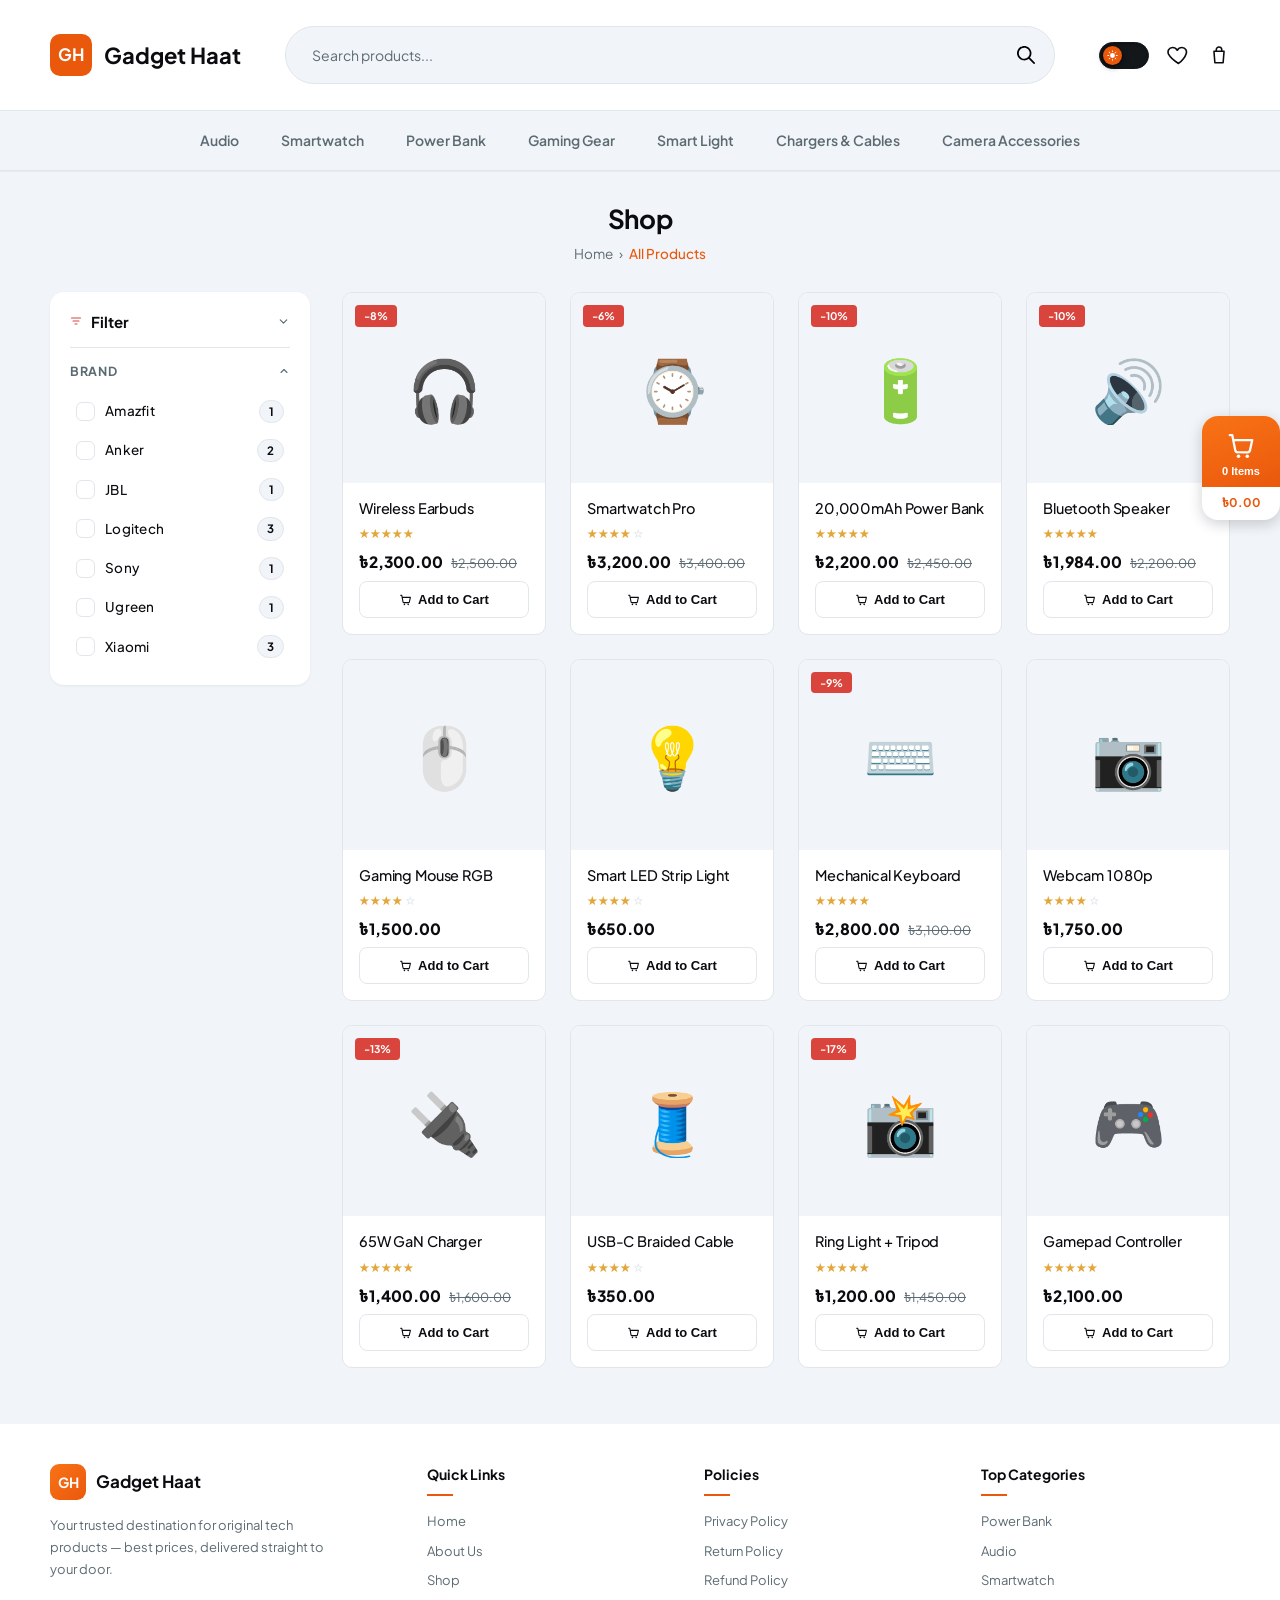
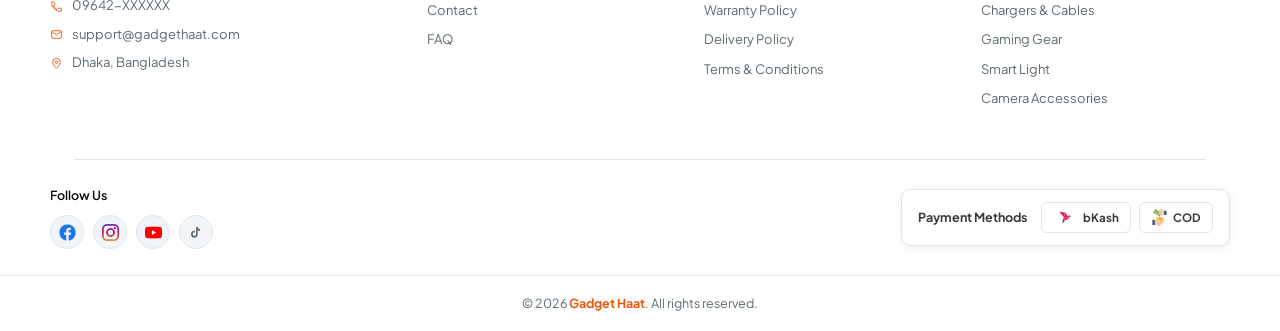
<file: shop.html>
<!DOCTYPE html>
<html lang="en">
<head>
<meta charset="UTF-8">
<meta name="viewport" content="width=device-width, initial-scale=1.0">
<meta name="color-scheme" content="light dark">
<script>(function(){var t=localStorage.getItem("theme")||"light";document.documentElement.setAttribute("data-theme",t);})();</script>
<title>Shop — Gadget Haat</title>
<link rel="preconnect" href="https://fonts.googleapis.com">
<link href="https://fonts.googleapis.com/css2?family=Plus+Jakarta+Sans:wght@400;500;600;700&family=Noto+Sans+Bengali:wght@400;500;600;700&display=swap" rel="stylesheet">
<link rel="stylesheet" href="style.css">
</head>
<body>

<header>
  <div class="wrap top-header">
    <a href="index.html" class="logo"><div class="logo-mark">GH</div>Gadget Haat</a>
    <form class="search-form" onsubmit="return doSearch(event)">
      <input type="text" id="searchInput" aria-label="Search products" placeholder="Search products...">
      <button type="submit"><img src="search-icon.svg" alt="" class="search-ic-img"></button>
    </form>
    <div class="header-icons">
      <button type="button" class="theme-toggle" id="themeToggle" onclick="toggleTheme()" aria-label="Toggle dark mode"><span class="tt-knob"><span class="theme-ic"><svg viewBox="0 0 24 24" width="13" height="13" fill="currentColor"><path fill-rule="evenodd" clip-rule="evenodd" d="M12 2.25a.75.75 0 0 1 .75.75v2.25a.75.75 0 0 1-1.5 0V3a.75.75 0 0 1 .75-.75ZM7.5 12a4.5 4.5 0 1 1 9 0 4.5 4.5 0 0 1-9 0ZM18.894 6.166a.75.75 0 0 0-1.06-1.06l-1.591 1.59a.75.75 0 1 0 1.06 1.061l1.591-1.59ZM21.75 12a.75.75 0 0 1-.75.75h-2.25a.75.75 0 0 1 0-1.5H21a.75.75 0 0 1 .75.75ZM17.834 18.894a.75.75 0 0 0 1.06-1.06l-1.59-1.591a.75.75 0 1 0-1.061 1.06l1.59 1.591ZM12 18a.75.75 0 0 1 .75.75V21a.75.75 0 0 1-1.5 0v-2.25A.75.75 0 0 1 12 18ZM7.758 17.303a.75.75 0 0 0-1.061-1.06l-1.591 1.59a.75.75 0 0 0 1.06 1.061l1.592-1.59ZM6 12a.75.75 0 0 1-.75.75H3a.75.75 0 0 1 0-1.5h2.25A.75.75 0 0 1 6 12ZM6.697 7.757a.75.75 0 0 0 1.06-1.06l-1.59-1.591a.75.75 0 0 0-1.061 1.06l1.59 1.591Z"/></svg></span></span></button>
      <a href="shop.html?wishlist=1" class="icon-link wishlist-icon-wrap" aria-label="Wishlist"><span class="ic"><svg class="hdr-ic-svg" viewBox="0 0 24 24" fill="none"><path d="M12 20.3s-7.8-4.8-10.4-9.7C.2 7.4 2 3.6 5.8 3.6c2.1 0 3.8 1.1 4.9 2.9 1.1-1.8 2.8-2.9 4.9-2.9 3.8 0 5.6 3.8 4.2 7C18.2 15.5 12 20.3 12 20.3Z" stroke="currentColor" stroke-width="1.7" stroke-linejoin="round"/></svg></span><span class="cart-badge mono hide" id="wishlistCount">0</span></a>
      <a href="checkout.html" class="icon-link cart-icon-wrap">
        <span class="ic"><svg class="hdr-ic-svg cart-ic-svg" viewBox="0 0 24 24" fill="none"><path d="M6.5 8h11l-1 12.5h-9L6.5 8Z" stroke="currentColor" stroke-width="1.7" stroke-linejoin="round"/><path d="M9 8V6.3a3 3 0 0 1 6 0V8" stroke="currentColor" stroke-width="1.7" stroke-linecap="round"/></svg></span>
        <span class="cart-badge mono hide" id="cartCount">0</span>
      </a>
    </div>
  </div>
  <div class="sub-header">
    <div class="wrap sub-nav-wrap">
            <div class="sub-nav" id="subNav">
        <a href="shop.html?cat=audio">Audio</a>
        <a href="shop.html?cat=watch">Smartwatch</a>
        <a href="shop.html?cat=power">Power Bank</a>
        <a href="shop.html?cat=gaming">Gaming Gear</a>
        <a href="shop.html?cat=light">Smart Light</a>
        <a href="shop.html?cat=charge">Chargers & Cables</a>
        <a href="shop.html?cat=camera">Camera Accessories</a>
      </div>
    </div>
  </div>
</header>

<section class="checkout-title-bar wrap">
  <h1>Shop</h1>
  <div class="checkout-crumb">
    <a href="index.html">Home</a><span class="sep">›</span><span class="current" id="crumbCurrent">All Products</span>
  </div>
</section>

<section class="section wrap" style="padding-top:8px;">
  <div class="shop-layout">
    <aside class="shop-sidebar" id="shopSidebar">
      <button type="button" class="sidebar-head" id="sidebarFilterToggle" aria-expanded="true">
        <span class="ic"><svg width="12" height="12" viewBox="0 0 24 24" fill="none"><path d="M3 6h18M6 12h12M10 18h4" stroke="currentColor" stroke-width="2.2" stroke-linecap="round"/></svg></span>
        Filter
        <svg class="sh-chev" width="13" height="13" viewBox="0 0 24 24" fill="none"><path d="M6 9l6 6 6-6" stroke="currentColor" stroke-width="2.2" stroke-linecap="round" stroke-linejoin="round"/></svg>
      </button>
      <div class="filter-group" id="brandGroup">
        <div class="filter-group-head" id="brandToggle">Brand <svg class="chev" width="12" height="12" viewBox="0 0 24 24" fill="none"><path d="M18 15l-6-6-6 6" stroke="currentColor" stroke-width="2.2" stroke-linecap="round" stroke-linejoin="round"/></svg></div>
        <div class="brand-list" id="brandList"></div>
      </div>
    </aside>

    <div class="shop-main">
      <div class="empty-banner hide" id="emptyState">
        <span class="ic"><img src="wishlist.svg" alt="" class="empty-state-ic-img"></span>
        <span id="emptyStateText">No products match your selection.</span>
      </div>
      <div class="grid" id="shopGrid"></div>
    </div>
  </div>
</section>

<footer>
<div class="wrap footer-main">
    <div class="footer-brand">
      <div class="flogo-row"><div class="flogo-mark">GH</div><span class="flogo-text">Gadget Haat</span></div>
      <p>Your trusted destination for original tech products — best prices, delivered straight to your door.</p>
      <div class="footer-contact-line"><span class="ic"><svg width="13" height="13" viewBox="0 0 24 24" fill="none"><path d="M6.6 10.8c1.4 2.8 3.8 5.2 6.6 6.6l2.2-2.2c.3-.3.7-.4 1-.2 1.1.4 2.3.6 3.6.6.6 0 1 .4 1 1V20c0 .6-.4 1-1 1C10.4 21 3 13.6 3 4.6c0-.6.4-1 1-1h3.4c.6 0 1 .4 1 1 0 1.3.2 2.5.6 3.6.1.3 0 .7-.2 1L6.6 10.8Z" stroke="currentColor" stroke-width="1.7" stroke-linecap="round" stroke-linejoin="round"/></svg></span> 09642-XXXXXX</div>
      <div class="footer-contact-line"><span class="ic"><svg width="13" height="13" viewBox="0 0 24 24" fill="none"><rect x="3" y="5" width="18" height="14" rx="2" stroke="currentColor" stroke-width="1.7"/><path d="m4 7 8 6 8-6" stroke="currentColor" stroke-width="1.7" stroke-linecap="round" stroke-linejoin="round"/></svg></span> support@gadgethaat.com</div>
      <div class="footer-contact-line"><span class="ic"><svg width="13" height="13" viewBox="0 0 24 24" fill="none"><path d="M12 21s7-6.5 7-11.5a7 7 0 1 0-14 0C5 14.5 12 21 12 21Z" stroke="currentColor" stroke-width="1.7" stroke-linejoin="round"/><circle cx="12" cy="9.5" r="2.3" stroke="currentColor" stroke-width="1.7"/></svg></span> Dhaka, Bangladesh</div>
    </div>
    <div class="footer-col">
      <h5>Quick Links</h5>
      <a href="index.html">Home</a>
      <a href="about.html">About Us</a>
      <a href="shop.html">Shop</a>
      <a href="contact.html">Contact</a>
      <a href="faq.html">FAQ</a>
    </div>
    <div class="footer-col">
      <h5>Policies</h5>
      <a href="faq.html">Privacy Policy</a>
      <a href="faq.html">Return Policy</a>
      <a href="faq.html">Refund Policy</a>
      <a href="faq.html">Warranty Policy</a>
      <a href="faq.html">Delivery Policy</a>
      <a href="faq.html">Terms & Conditions</a>
    </div>
    <div class="footer-col">
      <h5>Top Categories</h5>
      <a href="shop.html?cat=power">Power Bank</a>
      <a href="shop.html?cat=audio">Audio</a>
      <a href="shop.html?cat=watch">Smartwatch</a>
      <a href="shop.html?cat=charge">Chargers & Cables</a>
      <a href="shop.html?cat=gaming">Gaming Gear</a>
      <a href="shop.html?cat=light">Smart Light</a>
      <a href="shop.html?cat=camera">Camera Accessories</a>
    </div>
  </div>

  <div class="wrap"><div class="footer-divider"></div></div>

  <div class="wrap footer-bottom-row">
    <div class="footer-social">
      <h6>Follow Us</h6>
      <div class="social-icons">
        <a href="#" aria-label="Facebook"><img src="facebook-icon.png" alt="Facebook"></a>
        <a href="#" aria-label="Instagram"><img src="instagram-icon.png" alt="Instagram"></a>
        <a href="#" aria-label="YouTube"><img src="youtube-icon.png" alt="YouTube"></a>
        <a href="#" aria-label="TikTok"><svg width="15" height="15" viewBox="0 0 24 24" fill="currentColor"><path d="M14 3c.3 2 1.8 3.5 3.8 3.8v2.6c-1.4 0-2.7-.4-3.8-1.2v6.4a5.4 5.4 0 1 1-5.4-5.4c.3 0 .6 0 .9.1v2.7a2.7 2.7 0 1 0 1.9 2.6V3H14Z"/></svg></a>
      </div>
    </div>
    <div class="pay-with-box">
      <span class="label">Payment Methods</span>
      <div class="pay-badges">
        <span class="pay-badge" style="display:inline-flex; align-items:center; gap:5px;"><img src="bkash-logo.svg" alt="bKash" style="height:17px; width:auto;">bKash</span>
        <span class="pay-badge" style="display:inline-flex; align-items:center; gap:5px;"><img src="cash-on-delivery.svg" alt="Cash on Delivery" style="height:17px; width:auto;">COD</span>
      </div>
    </div>
  </div>

  <div class="footer-copyright"><div class="wrap">© 2026 <b>Gadget Haat</b>. All rights reserved.</div></div></footer>

<script src="app.js"></script>
<script>
  const shopGrid = document.getElementById('shopGrid');
  const emptyState = document.getElementById('emptyState');
  const emptyStateText = document.getElementById('emptyStateText');
  const crumbCurrent = document.getElementById('crumbCurrent');
  const brandList = document.getElementById('brandList');
  const shopSidebar = document.getElementById('shopSidebar');

  const params = new URLSearchParams(window.location.search);
  const urlSearch = params.get('search');
  const urlOffer = params.get('offer');
  const urlWishlist = params.get('wishlist');
  const urlCat = params.get('cat');

  let mode = urlSearch ? 'search' : (urlOffer ? 'offer' : (urlWishlist ? 'wishlist' : (urlCat ? 'cat' : 'all')));
  let currentCat = mode === 'cat' ? urlCat : 'all';
  const selectedBrands = new Set();

  if(mode === 'wishlist'){
    shopSidebar.style.display = 'none';
    document.querySelector('.shop-layout').classList.add('no-sidebar');
  }

  function baseList(){
    if(mode === 'search'){
      return matchProductsForSearch(urlSearch);
    }
    if(mode === 'offer'){
      return products.filter(p=>p.tag);
    }
    if(mode === 'wishlist'){
      const wl = getWishlistItems();
      return products.filter(p=>wl.includes(p.name));
    }
    return currentCat === 'all' ? products : products.filter(p=>p.cat===currentCat);
  }

  function crumbText(){
    if(mode === 'search') return `Search results: "${urlSearch}"`;
    if(mode === 'offer') return 'Offers & Discounts';
    if(mode === 'wishlist') return 'My Wishlist';
    if(mode === 'cat') return categoryNames[currentCat] || currentCat;
    return 'All Products';
  }

  function renderBrandSidebar(list){
    const counts = {};
    list.forEach(p=>{ if(p.brand) counts[p.brand] = (counts[p.brand] || 0) + 1; });
    const brands = Object.keys(counts).sort();
    if(brands.length === 0){
      brandList.innerHTML = `<p style="color:var(--text-dim); font-size:13px;">No brands found</p>`;
      return;
    }
    brandList.innerHTML = brands.map(b=>`
      <label class="brand-item${selectedBrands.has(b) ? ' checked' : ''}">
        <span class="cb-box">
          <input type="checkbox" value="${b}" ${selectedBrands.has(b) ? 'checked' : ''}>
          <span class="cb-mark"><svg viewBox="0 0 16 16" fill="none"><path d="M3.5 8.2 6.4 11l6.1-6.4" stroke="currentColor" stroke-width="2" stroke-linecap="round" stroke-linejoin="round"/></svg></span>
        </span>
        <span class="b-name">${b}</span>
        <span class="b-count">${counts[b]}</span>
      </label>
    `).join('');
    brandList.querySelectorAll('input[type="checkbox"]').forEach(cb=>{
      cb.addEventListener('change', ()=>{
        if(cb.checked) selectedBrands.add(cb.value); else selectedBrands.delete(cb.value);
        renderResults();
      });
    });
  }

  function renderResults(){
    const list = baseList();
    renderBrandSidebar(list);
    const finalList = selectedBrands.size ? list.filter(p=>selectedBrands.has(p.brand)) : list;
    if(finalList.length === 0){
      shopGrid.innerHTML = '';
      emptyStateText.textContent = mode === 'search'
        ? `No products found for "${urlSearch}".`
        : mode === 'wishlist'
        ? 'Your wishlist is empty. Tap the heart icon on any product to add it here.'
        : 'No products match your selection.';
      emptyState.classList.remove('hide');
    } else {
      emptyState.classList.add('hide');
      shopGrid.innerHTML = finalList.map(cardHTML).join('');
    }
    crumbCurrent.textContent = crumbText();
  }

  document.getElementById('brandToggle').addEventListener('click', ()=>{
    document.getElementById('brandGroup').classList.toggle('collapsed');
  });

  const sidebarFilterToggle = document.getElementById('sidebarFilterToggle');
  if(sidebarFilterToggle){
    sidebarFilterToggle.addEventListener('click', ()=>{
      const collapsed = shopSidebar.classList.toggle('collapsed');
      sidebarFilterToggle.setAttribute('aria-expanded', String(!collapsed));
    });
  }

  renderResults();
</script>
</body>
</html>
</file>
<file: style.css>
:root{
  --bg:#F1F4F8;
  --bg-alt:#F1F4F8;
  --card:#FFFFFF;
  --border:#E1E6EB;
  --text:#0B0C10;
  --text-dim:#5C6B73;
  --accent:#EA580C;
  --accent-2:#F97316;
  --accent-dim:#FDEBE0;
  --accent-hover:#F97316;
  --on-accent:#FFFFFF;
  --warm:#E2A63B;
  --danger:#D9453D;
  --radius:14px;
  /* header — Light Mode Combo: pure white card style */
  --hdr-bg:#FFFFFF;
  --hdr-bg-alt:#F1F4F8;
  --hdr-border:#E1E6EB;
  --hdr-text:#0B0C10;
  --hdr-text-dim:#5C6B73;
  --hdr-accent:#EA580C;
  --hdr-accent-hover:#F97316;
  --hdr-on-accent:#FFFFFF;
  --hdr-logo-bg:#EA580C;
  --hdr-logo-text:#FFFFFF;
  --hdr-logo-border:transparent;
  /* sub-header (category bar) — Ghost White canvas */
  --subhdr-bg:#F1F4F8;
  --subhdr-border:#E1E6EB;
  --subhdr-text:#0B0C10;
  --subhdr-text-dim:#5C6B73;
  --subhdr-accent:#EA580C;
  /* footer — same cream family as header, so header/footer read as one palette */
  --ftr-bg:#FFFFFF;
  --ftr-bg-alt:#F1F4F8;
  --ftr-border:#E1E6EB;
  --ftr-text:#0B0C10;
  --ftr-text-dim:#5C6B73;
  --ftr-accent:#EA580C;
  --ftr-on-accent:#FFFFFF;
}
[data-theme="dark"]{
  --bg:#0B0C10;
  --bg-alt:#1F2833;
  --card:#1F2833;
  --border:#2C3539;
  --text:#F5F5F7;
  --text-dim:#C5C6C7;
  --accent:#66FCF1;
  --accent-2:#66FCF1;
  --accent-dim:#16302E;
  --accent-hover:#4DD9CF;
  --on-accent:#0B0C10;
  /* header/sub-header/footer use the same obsidian + electric mint palette so the whole page reads as one theme */
  --hdr-bg:#1F2833;
  --hdr-bg-alt:#0B0C10;
  --hdr-border:#2C3539;
  --hdr-text:#F5F5F7;
  --hdr-text-dim:#C5C6C7;
  --hdr-accent:#66FCF1;
  --hdr-accent-hover:#4DD9CF;
  --hdr-on-accent:#0B0C10;
  --hdr-logo-bg:#1F2833;
  --hdr-logo-text:#66FCF1;
  --hdr-logo-border:#66FCF1;
  --subhdr-bg:#0B0C10;
  --subhdr-border:#2C3539;
  --subhdr-text:#F5F5F7;
  --subhdr-text-dim:#C5C6C7;
  --subhdr-accent:#66FCF1;
  --ftr-bg:#1F2833;
  --ftr-bg-alt:#0B0C10;
  --ftr-border:#2C3539;
  --ftr-text:#F5F5F7;
  --ftr-text-dim:#C5C6C7;
  --ftr-accent:#66FCF1;
  --ftr-on-accent:#0B0C10;
}
html[data-theme="dark"], [data-theme="dark"] body{background:var(--bg) !important;}
[data-theme="dark"] .review-price,
[data-theme="dark"] .summary-rows .s-row .mono,
[data-theme="dark"] .summary-rows .s-total .mono,
[data-theme="dark"] .char-count,
[data-theme="dark"] .terms-row,
[data-theme="dark"] .review-info h4,
[data-theme="dark"] .qty-stepper .qty-val,
[data-theme="dark"] .cs-trigger .cs-value.placeholder,
[data-theme="dark"] .field input::placeholder,
[data-theme="dark"] .field textarea::placeholder{color:var(--text);}
[data-theme="dark"] .field input, [data-theme="dark"] .field select, [data-theme="dark"] .field textarea,
[data-theme="dark"] .cs-trigger, [data-theme="dark"] .cs-search-wrap input,
[data-theme="dark"] .phone-input-group, [data-theme="dark"] .phone-input-group .cc,
[data-theme="dark"] .payment-card{
  background:var(--card); border-color:var(--border); color:var(--text);
}
[data-theme="dark"] .payment-card.checked{background:rgba(102,252,241,.1);}
.theme-toggle{
  width:50px; height:27px; border-radius:999px; border:1px solid #14171A; background:#14171A;
  padding:3px; cursor:pointer; flex-shrink:0; display:flex; align-items:center;
  transition:background .2s ease, border-color .2s ease;
  box-shadow:inset 0 1px 3px rgba(0,0,0,.35);
}
.theme-toggle:hover{border-color:var(--hdr-accent);}
[data-theme="dark"] .theme-toggle{
  background:var(--bg); border-color:var(--border);
  box-shadow:inset 0 1px 3px rgba(0,0,0,.45);
}
[data-theme="dark"] .theme-toggle:hover{border-color:var(--hdr-accent);}
.tt-knob{
  width:19px; height:19px; border-radius:50%; background:var(--hdr-accent); color:var(--hdr-on-accent);
  display:flex; align-items:center; justify-content:center; flex-shrink:0;
  transform:translateX(0); transition:transform .3s cubic-bezier(.4,0,.2,1), background .2s ease;
  box-shadow:0 2px 6px rgba(0,0,0,.5), 0 1px 2px rgba(0,0,0,.35), 0 0 0 1px rgba(0,0,0,.15);
}
[data-theme="dark"] .tt-knob{transform:translateX(23px); color:var(--hdr-on-accent);}
.theme-ic{display:flex; align-items:center; justify-content:center;}
*{box-sizing:border-box; margin:0; padding:0;}
html{scroll-behavior:smooth; overflow-x:hidden;}
body{
  background:var(--bg);
  color:var(--text);
  font-family:'Plus Jakarta Sans','Noto Sans Bengali';
  line-height:1.5;
}
h1,h2,h3,.display{
  font-family:'Plus Jakarta Sans','Noto Sans Bengali';
  letter-spacing:-0.01em;
  line-height:1.25;
}
h1{font-size:32px; font-weight:700;}
h2{font-size:24px; font-weight:700;}
h3{font-size:17px; font-weight:600;}
/* page-specific classes below (.hero h1, .page-hero h1, .sec-head h2, etc.)
   are more specific selectors and continue to override these base sizes */
.mono{font-family:'Plus Jakarta Sans','Noto Sans Bengali';}
a{color:inherit; text-decoration:none;}
img{max-width:100%; display:block;}
.wrap{max-width:1180px; margin:0 auto; padding:0 24px;}
::selection{background:var(--accent); color:var(--on-accent);}

.circuit{
  width:100%; height:28px;
  background-image:linear-gradient(90deg, var(--border) 1px, transparent 1px);
  background-size:48px 100%;
  position:relative;
  opacity:.6;
}
.circuit::before{
  content:""; position:absolute; left:0; right:0; top:50%;
  height:1px; background:var(--border);
}

/* header — light in light mode, deep green in dark mode, matching the footer */
header{
  position:sticky; top:0; z-index:50;
  background:var(--hdr-bg);
  border-bottom:1px solid var(--hdr-border);
  box-shadow:0 1px 0 rgba(16,24,40,.03);
  transition:transform .45s cubic-bezier(.22,.61,.36,1);
  will-change:transform;
  transform:translate3d(0,0,0);
}
header.header-hide{transform:translate3d(0,-100%,0);}
.nav{display:flex; align-items:center; justify-content:space-between; padding:16px 0;}
.logo{display:flex; align-items:center; gap:10px; font-size:20px; font-weight:700; color:var(--hdr-text);}
.logo-mark{
  width:34px; height:34px; border-radius:8px;
  background:var(--hdr-logo-bg);
  border:1px solid var(--hdr-logo-border);
  display:flex; align-items:center; justify-content:center;
  color:var(--hdr-logo-text); font-family:'Plus Jakarta Sans','Noto Sans Bengali'; font-weight:700; font-size:15px;
}
.nav-links{display:flex; gap:28px; font-size:15px; color:var(--hdr-text-dim);}
.nav-links a:hover, .nav-links a.active{color:var(--hdr-accent);}

/* new top header layout */
.top-header{display:flex; align-items:center; gap:44px; padding:26px 0;}
.top-header .logo{flex-shrink:0; font-size:22px; gap:12px;}
.top-header .logo-mark{width:42px; height:42px; font-size:17px; border-radius:10px;}
.search-form{
  flex:1; display:flex; align-items:center; gap:0; position:relative;
  background:var(--hdr-bg-alt); border:1px solid var(--hdr-border); border-radius:999px;
  padding:6px;
}
.search-form input{
  flex:1; width:auto; background:transparent; border:none;
  padding:13px 8px 13px 20px; color:var(--hdr-text); font-size:14px; font-family:inherit; line-height:1.2;
}
.search-form input:focus{outline:none;}
.search-form input::placeholder{color:var(--hdr-text-dim);}
.search-form button{
  position:static; flex-shrink:0; width:44px; height:44px; border-radius:50%;
  background:transparent; color:var(--hdr-text); border:none; margin:0; padding:0;
  display:flex; align-items:center; justify-content:center; font-size:16px; line-height:1; cursor:pointer;
  box-shadow:none;
  transition:box-shadow .15s ease, transform .15s ease, background .15s ease, color .15s ease;
}
.search-form button:hover,
.search-form button:focus-visible,
.search-form button:active{
  background:var(--hdr-accent); color:var(--hdr-on-accent);
  box-shadow:0 4px 12px rgba(0,0,0,.18);
}
.search-form button:active{background:var(--hdr-accent-hover); transform:translateY(0);}
.search-form button:hover{transform:translateY(-1px);}
.search-ic-img{width:18px; height:18px; display:block; object-fit:contain; filter:brightness(0) saturate(100%); transition:filter .15s ease;}
.search-form button:hover .search-ic-img,
.search-form button:focus-visible .search-ic-img,
.search-form button:active .search-ic-img{filter:brightness(0) saturate(100%) invert(1);}
[data-theme="dark"] .search-ic-img{filter:brightness(0) saturate(100%) invert(1);}

/* live "type-ahead" product suggestions under the search bar */
.search-suggest{
  position:absolute; top:calc(100% + 10px); left:0; right:0; z-index:70;
  background:var(--card); border:1px solid var(--border); border-radius:16px;
  box-shadow:0 16px 34px rgba(16,24,40,.16); padding:8px;
  max-height:420px; overflow-y:auto;
  opacity:0; visibility:hidden; transform:translateY(-6px);
  transition:opacity .18s ease, transform .18s ease, visibility .18s;
}
[data-theme="dark"] .search-suggest{box-shadow:0 16px 34px rgba(0,0,0,.5);}
.search-suggest.show{opacity:1; visibility:visible; transform:translateY(0);}
.ss-item{
  display:flex; align-items:center; gap:12px; padding:9px 10px; border-radius:10px;
  color:var(--text); transition:background .15s ease;
}
.ss-item:hover, .ss-item.active{background:var(--bg-alt);}
.ss-emoji{
  width:36px; height:36px; flex-shrink:0; border-radius:9px; font-size:19px;
  background:var(--bg-alt); display:flex; align-items:center; justify-content:center;
}
.ss-info{display:flex; flex-direction:column; gap:2px; min-width:0;}
.ss-name{font-size:13.5px; font-weight:600; white-space:nowrap; overflow:hidden; text-overflow:ellipsis;}
.ss-price{font-size:12.5px; font-weight:700; color:var(--accent);}
.ss-empty{padding:18px 10px; text-align:center; font-size:13px; color:var(--text-dim);}
.ss-viewall{
  display:block; text-align:center; padding:11px; margin-top:4px; border-top:1px solid var(--border);
  font-size:13px; font-weight:700; color:var(--accent); border-radius:0 0 10px 10px;
}
.ss-viewall:hover{background:var(--bg-alt);}
@media (max-width:640px){
  .search-suggest{left:-6px; right:-6px;}
}
[data-theme="dark"] .search-form button:hover .search-ic-img,
[data-theme="dark"] .search-form button:focus-visible .search-ic-img,
[data-theme="dark"] .search-form button:active .search-ic-img{filter:brightness(0) saturate(100%);}

.header-icons{display:flex; align-items:center; gap:18px; flex-shrink:0;}
.icon-link{
  display:flex; align-items:center; gap:8px; font-size:15px; font-weight:500;
  color:var(--hdr-text); background:none; border:none; padding:0; cursor:pointer; line-height:1;
  font-family:inherit;
}
.icon-link .ic{display:flex; align-items:center; line-height:1;}
.icon-link:hover{color:var(--hdr-accent);}
.hdr-ic-svg{width:23px; height:23px; display:block; transition:transform .15s ease;}
.icon-link:hover .hdr-ic-svg{transform:translateY(-1px);}
.cart-ic-svg{width:22px; height:22px;}
.cart-icon-wrap{position:relative;}
.wishlist-icon-wrap{position:relative;}
.cart-badge{
  position:absolute; top:-7px; right:-9px; background:var(--accent); color:var(--on-accent);
  font-size:10px; font-weight:700; min-width:16px; height:16px; border-radius:50%;
  display:flex; align-items:center; justify-content:center; padding:0 3px; line-height:1;
}
.cart-badge.hide{display:none;}

.more-wrap{position:relative; display:flex; align-items:center;}
.more-menu{
  display:none; flex-direction:column; position:absolute; right:0; top:calc(100% + 14px);
  background:var(--hdr-bg-alt); border:1px solid var(--hdr-border); border-radius:10px;
  padding:8px; min-width:190px; z-index:60;
}
.more-menu.show{display:flex;}
.more-menu a{padding:10px 12px; border-radius:8px; font-size:14px; color:var(--hdr-text);}
.more-menu a:hover, .more-menu a.active{background:rgba(63,143,78,.08); color:var(--hdr-accent);}
[data-theme="dark"] .more-menu a:hover, [data-theme="dark"] .more-menu a.active{background:rgba(124,58,237,.15);}
[data-theme="dark"] .more-menu a:hover, [data-theme="dark"] .more-menu a.active{background:rgba(255,255,255,.08);}

.sub-header{border-top:1px solid var(--subhdr-border); background:var(--subhdr-bg);}
.sub-nav-wrap{position:relative; display:flex; align-items:center;}
.sub-nav{
  display:flex; align-items:center; justify-content:center; gap:10px; padding:10px 0; overflow-x:auto;
  scroll-behavior:smooth; flex:1; min-width:0; -webkit-overflow-scrolling:touch;
}
.sub-nav::-webkit-scrollbar{display:none;}
.sub-nav{scrollbar-width:none;}
.sub-nav a{
  position:relative; overflow:hidden; font-size:14px; color:var(--subhdr-text-dim); white-space:nowrap; font-weight:600;
  padding:9px 16px; border-radius:999px; transition:background .25s ease, color .2s ease;
  flex-shrink:0;
}
.sub-nav a:hover{background:rgba(0,0,0,.05); color:var(--subhdr-accent);}
.sub-nav a.active{background:rgba(0,0,0,.06); color:var(--subhdr-accent);}
[data-theme="dark"] .sub-nav a:hover{background:rgba(255,255,255,.08);}
[data-theme="dark"] .sub-nav a.active{background:rgba(255,255,255,.12);}

/* thin utility bar above the header — Milano/organic.wpmilano.com style */
.topbar{background:var(--ftr-bg); color:var(--ftr-text-dim); font-size:12.5px;}
.topbar-row{display:flex; align-items:center; justify-content:space-between; gap:16px; padding:7px 0;}
.topbar-msg{display:flex; align-items:center; gap:6px; white-space:nowrap;}
.topbar-msg svg{flex-shrink:0; color:var(--ftr-accent);}
.topbar-msg a{color:var(--ftr-accent); font-weight:600;}
.topbar-links{display:flex; gap:18px; flex-shrink:0;}
.topbar-links a{color:var(--ftr-text-dim); transition:color .15s ease;}
.topbar-links a:hover{color:var(--ftr-accent);}
@media (max-width:700px){.topbar-links{display:none;}}
@media (max-width:460px){.topbar-msg span.full{display:none;}}

/* footer tagline strip — Milano/organic.wpmilano.com style */
.footer-tagline-bar{border-bottom:1px solid var(--ftr-border); background:var(--ftr-bg-alt);}
.footer-tagline-row{
  display:flex; align-items:center; justify-content:space-between; flex-wrap:wrap;
  gap:12px 16px; padding:14px 0; font-size:13.5px; color:var(--ftr-text-dim);
}
.footer-tagline-row b{color:var(--ftr-text);}
.tagline-link{color:var(--ftr-accent); font-weight:700; white-space:nowrap;}
.tagline-link:hover{text-decoration:underline;}
/* Site-wide ripple effect — used by initGlobalRipple() in app.js on every button/link */
.gh-ripple-wrap{
  position:absolute; inset:0; overflow:hidden; border-radius:inherit; pointer-events:none;
}
.gh-ripple{
  position:absolute; border-radius:50%; background:currentColor; opacity:.32;
  transform:scale(0); pointer-events:none; animation:ghRippleAnim .55s ease-out;
}
@keyframes ghRippleAnim{
  to{transform:scale(2.6); opacity:0;}
}

@media (max-width:900px){
  .top-header{flex-wrap:wrap; padding:16px 0 14px; gap:12px 16px;}
  .top-header .logo{order:1;}
  .top-header .header-icons{order:2; margin-left:auto;}
  .search-form{order:3; flex:1 1 100%;}
  .header-icons{gap:14px;}
}
@media (max-width:460px){
  .top-header{padding:14px 0 12px; gap:10px 14px;}
  .top-header .logo{font-size:18px; gap:8px;}
  .top-header .logo-mark{width:34px; height:34px; font-size:14px;}
  .header-icons{gap:11px;}
  .icon-link{font-size:0; gap:0;}
  .icon-link .ic{font-size:initial;}
  .search-form input{padding:11px 8px 11px 16px; font-size:13.5px;}
  .search-form button{width:38px; height:38px;}
}
.cart-btn{
  display:flex; align-items:center; gap:8px;
  background:var(--card); border:1px solid var(--border);
  padding:9px 16px; border-radius:999px; font-size:14px; font-weight:500;
  cursor:pointer;
}
.cart-btn:hover{border-color:var(--accent);}
@media (max-width:900px){ .nav-links{display:none;} }

/* generic page header banner */
.page-hero{padding:56px 0 40px; border-bottom:1px solid var(--border);}
.page-hero .eyebrow{
  display:inline-flex; align-items:center; gap:8px;
  font-family:'Plus Jakarta Sans','Noto Sans Bengali'; font-size:12px; letter-spacing:.06em;
  color:var(--accent); background:var(--accent-dim);
  border:1px solid rgba(228,20,29,.3);
  padding:6px 12px; border-radius:999px; margin-bottom:16px;
}
.page-hero h1{font-size:36px; margin-bottom:10px;}
.page-hero p{color:var(--text-dim); max-width:560px;}

/* hero (home) */
.hero{padding:56px 0 48px;}
.hero-visual.full{position:relative; width:100%;}
.eyebrow{
  display:inline-flex; align-items:center; gap:8px;
  font-family:'Plus Jakarta Sans','Noto Sans Bengali'; font-size:12px; letter-spacing:.06em;
  color:var(--accent); background:var(--accent-dim);
  border:1px solid rgba(228,20,29,.3);
  padding:6px 12px; border-radius:999px; margin-bottom:20px;
}
.eyebrow .dot{width:6px; height:6px; border-radius:50%; background:var(--accent);}
.hero h1{font-size:40px; line-height:1.12; font-weight:700; margin-bottom:18px;}
.hero h1 span{color:var(--accent);}
.hero p{color:var(--text-dim); font-size:16px; max-width:480px; margin-bottom:30px;}
.btn-row{display:flex; gap:14px; flex-wrap:wrap;}
.btn{
  display:inline-flex; align-items:center; gap:8px;
  padding:14px 26px; border-radius:10px; font-weight:600; font-size:15px;
  cursor:pointer; border:1px solid transparent; transition:transform .15s ease;
}
.btn:active{transform:scale(.97);}
.btn-primary{background:var(--accent); color:var(--on-accent);}
.btn-primary:hover{background:var(--accent-hover);}
.btn-ghost{background:transparent; border-color:var(--border); color:var(--text);}
.btn-ghost:hover{border-color:var(--accent); color:var(--accent);}

.hero-visual{position:relative;}
.hero-slider{position:relative; aspect-ratio:3772/1120; border-radius:var(--radius); overflow:hidden; touch-action:pan-y; -webkit-user-select:none; user-select:none;}
.banner-slide{
  position:absolute; inset:0;
  opacity:0; transform:translateY(14px);
  transition:opacity .6s ease, transform .6s ease;
  pointer-events:none;
  display:flex; flex-direction:column; align-items:center; justify-content:center; text-align:center;
  padding:40px; border:1px solid var(--border);
}
.banner-slide.active{opacity:1; transform:translateY(0); pointer-events:auto;}
.banner-slide h2{font-size:40px; font-weight:700; margin-bottom:14px;}
.banner-slide p{color:var(--text-dim); max-width:480px; margin-bottom:26px; font-size:16px;}
.banner-slide-img{padding:0; border:none; display:block;}
.banner-slide-img img{width:100%; height:100%; object-fit:cover; display:block; -webkit-user-drag:none; pointer-events:none;}
.hero-arrow{
  position:absolute; top:50%; transform:translateY(-50%); z-index:20;
  width:42px; height:42px; border-radius:50%; background:var(--card); border:1px solid var(--border);
  color:var(--text); display:flex; align-items:center; justify-content:center;
  font-size:16px; cursor:pointer;
}
.hero-arrow:hover{border-color:var(--accent); color:var(--accent);}
.hero-arrow.prev{left:14px;}
.hero-arrow.next{right:14px;}
.hero-dots{display:flex; justify-content:center; gap:8px; margin-top:20px;}
.dot-btn{width:9px; height:9px; border-radius:50%; background:var(--border); border:none; padding:0; cursor:pointer; transition:.25s;}
.dot-btn.active{width:26px; border-radius:5px; background:var(--accent);}

@media (max-width:900px){
  .banner-slide{padding:28px 20px;}
  .banner-slide h2{font-size:30px;}
  .hero-arrow{width:36px; height:36px; font-size:14px;}
}
@media (max-width:600px){
  .hero{padding:20px 0 32px;}
  .hero.wrap{padding:0;}
  .hero-slider{border-radius:0;}
}

/* USP section */
.usp-section{
  display:flex; flex-wrap:wrap; justify-content:space-between; gap:22px;
  padding:22px; border-radius:var(--radius);
  background:var(--card); border:1px solid var(--border); box-shadow:0 1px 3px rgba(16,24,40,.06);
}
.usp-item{display:flex; align-items:center; gap:12px; flex:1 1 150px; min-width:150px;}
.usp-ic{
  flex-shrink:0; width:auto; height:auto; background:none; border:none;
  display:flex; align-items:center; justify-content:center;
}
.usp-item h3{font-size:14px; font-weight:600; margin-bottom:2px;}
.usp-item p{font-size:12.5px; color:var(--text-dim);}

@media (max-width:900px){
  .usp-section{gap:18px;}
  .usp-item{flex:1 1 45%;}
}
@media (max-width:520px){
  .usp-item{flex:1 1 100%;}
}
.spec-card{
  background:var(--card); border:none; border-radius:var(--radius);
  padding:28px; position:relative; overflow:hidden; box-shadow:0 1px 3px rgba(16,24,40,.06);
}
.spec-card::after{
  content:""; position:absolute; inset:0;
  background:radial-gradient(circle at 80% 0%, rgba(228,20,29,.08), transparent 60%);
  pointer-events:none;
}
.spec-top{display:flex; justify-content:space-between; align-items:flex-start; margin-bottom:18px;}
.spec-badge{
  font-family:'Plus Jakarta Sans','Noto Sans Bengali'; font-size:11.5px; color:var(--warm);
  background:rgba(255,180,84,.12); border:1px solid rgba(255,180,84,.3);
  padding:4px 10px; border-radius:999px;
}
.spec-emoji{font-size:64px; text-align:center; margin:12px 0 20px;}
.spec-list{display:grid; grid-template-columns:1fr 1fr; gap:12px; font-family:'Plus Jakarta Sans','Noto Sans Bengali'; font-size:12.5px;}
.spec-list div{background:var(--bg-alt); border:1px solid var(--border); border-radius:8px; padding:10px 12px;}
.spec-list .k{color:var(--text-dim); display:block; font-size:10.5px; text-transform:uppercase; letter-spacing:.05em; margin-bottom:3px;}

/* category strip */
.cats{padding:32px 0; border-top:1px solid var(--border); border-bottom:1px solid var(--border);}
.cats-row{display:flex; gap:14px; overflow-x:auto; padding-bottom:4px;}
.cat-pill{
  flex:0 0 auto; display:flex; align-items:center; gap:10px;
  background:var(--card); border:1px solid var(--border); border-radius:12px;
  padding:14px 20px; font-size:15px; font-weight:500; white-space:nowrap;
  cursor:pointer; transition:border-color .15s;
}
.cat-pill:hover, .cat-pill.active{border-color:var(--accent); color:var(--accent);}
.cat-pill .em{font-size:20px;}

/* section heading */
.section{padding:56px 0;}
.sec-head{display:flex; align-items:flex-end; justify-content:space-between; margin-bottom:30px; gap:20px; flex-wrap:wrap;}
.sec-head h2{font-size:28px; font-weight:700;}
.sec-head .tag{color:var(--text-dim); font-size:14px; margin-top:4px;}
.timer{display:flex; gap:8px; font-family:'Plus Jakarta Sans','Noto Sans Bengali';}
.timer div{
  background:var(--card); border:1px solid var(--danger);
  color:var(--danger); border-radius:8px; padding:8px 12px; font-size:15px; font-weight:700; text-align:center; min-width:52px;
}
.timer span{display:block; font-size:9px; color:var(--text-dim); font-weight:400; margin-top:2px;}

/* product grid */
.grid{display:grid; grid-template-columns:repeat(4, 1fr); gap:24px;}
.card{
  background:var(--card); border:1px solid var(--border); border-radius:10px;
  overflow:hidden; display:flex; flex-direction:column;
  transition:box-shadow .25s ease, border-color .25s ease;
  box-shadow:none;
}
.card:hover{
  border-color:var(--border); box-shadow:0 14px 30px rgba(16,24,40,.10);
}
.card-img{
  height:190px; display:flex; align-items:center; justify-content:center; font-size:60px;
  background:var(--bg-alt);
  position:relative; overflow:hidden; transition:transform .4s ease;
}
.card:hover .card-img{transform:scale(1.045);}
.discount-flag{
  position:absolute; top:12px; left:12px; z-index:2;
  background:var(--danger); color:#fff; font-size:10.5px; font-weight:700;
  padding:3px 9px; border-radius:4px; font-family:'Plus Jakarta Sans','Noto Sans Bengali'; letter-spacing:.01em;
}
/* hover action rail — wishlist / quick view, Milano-style floating icons */
.card-actions{
  position:absolute; top:12px; right:12px; z-index:2;
  display:flex; flex-direction:column; gap:8px;
  opacity:0; transform:translateX(10px);
  transition:opacity .22s ease, transform .22s ease;
}
.card:hover .card-actions, .offer-card:hover .card-actions{opacity:1; transform:translateX(0);}
.card-act-btn{
  width:32px; height:32px; border-radius:50%; background:var(--card); border:1px solid var(--border);
  display:flex; align-items:center; justify-content:center; color:var(--text); cursor:pointer;
  box-shadow:0 3px 8px rgba(16,24,40,.14);
  transition:background .15s ease, color .15s ease, border-color .15s ease;
}
[data-theme="dark"] .card-act-btn{box-shadow:0 3px 10px rgba(0,0,0,.45);}
.card-act-btn:hover{background:var(--accent); border-color:var(--accent); color:var(--on-accent);}
.wishlist-btn.active{background:var(--accent); border-color:var(--accent); color:var(--on-accent);}
.wishlist-btn.active svg path{fill:currentColor;}
.card-body{padding:16px; display:flex; flex-direction:column; gap:7px; flex:1;}
.card-body h3{
  font-size:14.5px; font-weight:500; line-height:1.35; transition:color .15s ease;
  display:-webkit-box; -webkit-line-clamp:2; -webkit-box-orient:vertical; overflow:hidden;
}
.card:hover .card-body h3{color:var(--accent);}
.price-row{display:flex; align-items:baseline; gap:8px; flex-wrap:wrap;}
.price{font-family:'Plus Jakarta Sans','Noto Sans Bengali'; font-weight:800; font-size:15.5px; color:var(--text);}
.price-old{font-family:'Plus Jakarta Sans','Noto Sans Bengali'; font-size:12.5px; color:var(--text-dim); text-decoration:line-through;}
.add-btn{
  margin-top:auto; width:100%; padding:10px; border-radius:8px; border:1.5px solid var(--border);
  background:transparent; color:var(--text); font-weight:700; font-size:13px; cursor:pointer;
  display:flex; align-items:center; justify-content:center; gap:6px;
  transition:background .18s ease, border-color .18s ease, color .18s ease, box-shadow .18s ease, transform .1s ease;
}
.add-btn svg{flex-shrink:0;}
.card:hover .add-btn, .offer-card:hover .add-btn{
  background:var(--accent); border-color:var(--accent); color:var(--on-accent);
}
.add-btn:hover{background:var(--accent-hover); border-color:var(--accent-hover); color:var(--on-accent);}
.add-btn:active{transform:scale(.96);}
.add-btn.added{
  background:#1EA672; border-color:#1EA672; color:#fff;
  animation:ghAddPop .38s cubic-bezier(.34,1.56,.64,1);
}
@keyframes ghAddPop{
  0%{transform:scale(1);}
  35%{transform:scale(1.06);}
  100%{transform:scale(1);}
}

/* bump feedback on the header cart icon + floating cart pill whenever an item is added */
@keyframes ghCartBump{
  0%{transform:scale(1) rotate(0);}
  25%{transform:scale(1.22) rotate(-8deg);}
  50%{transform:scale(.94) rotate(6deg);}
  75%{transform:scale(1.08) rotate(-2deg);}
  100%{transform:scale(1) rotate(0);}
}
.cart-icon-wrap.cart-bump .ic, .cart-float.cart-bump .cf-top svg{
  animation:ghCartBump .5s cubic-bezier(.34,1.56,.64,1);
  transform-origin:center;
}
@keyframes ghBadgePop{
  0%{transform:scale(1);}
  40%{transform:scale(1.45);}
  100%{transform:scale(1);}
}
.cart-badge.cart-bump{animation:ghBadgePop .5s cubic-bezier(.34,1.56,.64,1);}

/* offer-style product box (badge overlaps border, grid, see-all footer) */
.offer-box{
  position:relative; background:var(--card); border:none;
  border-radius:var(--radius); padding:38px 24px 24px; margin-bottom:56px;
  box-shadow:0 1px 3px rgba(16,24,40,.06);
}
.offer-badge{
  position:absolute; top:-18px; left:24px;
  color:#fff; font-weight:700; font-size:13.5px;
  padding:10px 20px; border-radius:999px;
  display:inline-flex; align-items:center; gap:8px;
}
.offer-badge svg{flex-shrink:0;}
.offer-badge.badge-flash{background:var(--danger);}
.offer-badge.badge-best{background:var(--danger);}
.offer-badge.badge-new{background:var(--warm); color:#241300;}
.offer-timer{
  position:absolute; top:-18px; right:24px; display:flex; align-items:center; gap:5px;
  font-family:'Plus Jakarta Sans','Noto Sans Bengali';
  background:linear-gradient(135deg, var(--danger), #B8342D);
  border-radius:999px; padding:8px 16px;
  box-shadow:0 6px 16px rgba(217,69,61,.35);
}
.ot-cell{display:flex; flex-direction:column; align-items:center; min-width:28px;}
.ot-num{font-size:14px; font-weight:800; color:#fff; line-height:1.15; letter-spacing:.02em; display:inline-block; transition:transform .15s ease;}
.ot-num.tick{animation:otPulse .35s ease;}
@keyframes otPulse{0%{transform:scale(1);}45%{transform:scale(1.18);}100%{transform:scale(1);}}
.ot-label{font-size:7.5px; font-weight:600; color:rgba(255,255,255,.75); text-transform:uppercase; letter-spacing:.04em; margin-top:1px;}
.ot-sep{color:rgba(255,255,255,.55); font-weight:700; font-size:13px; margin-top:-7px;}
[data-theme="dark"] .offer-timer{box-shadow:0 6px 18px rgba(0,0,0,.45);}
.offer-grid{display:grid; grid-template-columns:repeat(6, 1fr); gap:18px;}
.offer-card{
  background:var(--card); border:1px solid var(--border); border-radius:10px;
  overflow:hidden; display:flex; flex-direction:column;
  transition:box-shadow .25s ease, border-color .25s ease;
  box-shadow:none;
}
.offer-card:hover{
  border-color:var(--border); box-shadow:0 12px 26px rgba(16,24,40,.10);
}
.offer-card .card-img{
  height:132px; font-size:46px; position:relative; overflow:hidden;
  background:var(--bg-alt);
  transition:transform .4s ease;
}
.offer-card:hover .card-img{transform:scale(1.045);}
.offer-card .discount-flag{
  top:9px; left:9px; background:var(--danger);
  color:#fff; border-radius:4px; padding:3px 8px; font-size:10px;
}
.offer-card .card-actions{top:9px; right:9px; gap:6px;}
.offer-card .card-act-btn{width:26px; height:26px;}
.offer-card .card-act-btn svg{width:12px; height:12px;}
.offer-card .card-body{padding:14px; gap:6px;}
.offer-card .card-body h3{
  font-size:13.5px; font-weight:500; line-height:1.4; min-height:37px; transition:color .15s ease;
  display:-webkit-box; -webkit-line-clamp:2; -webkit-box-orient:vertical; overflow:hidden;
}
.offer-card:hover .card-body h3{color:var(--accent);}
.offer-stars{display:flex; gap:2px; font-size:12px;}
.offer-stars .star-filled{color:var(--warm);}
.offer-stars .star-empty{color:var(--border);}
[data-theme="dark"] .offer-stars .star-empty{color:#4A4E5C;}
.offer-card .price-row{margin-top:2px; gap:7px;}
.offer-card .price{font-size:15px; font-weight:800; color:var(--text);}
.offer-card .price-old{font-size:11.5px;}
.offer-card .add-btn{
  margin-top:auto; padding:9px; font-size:12px; font-weight:700; border-radius:7px;
  background:transparent; color:var(--text); border:1.5px solid var(--border);
  display:flex; align-items:center; justify-content:center; gap:6px;
  transition:background .18s ease, border-color .18s ease, color .18s ease, box-shadow .18s ease, transform .1s ease;
}
.offer-card .add-btn svg{flex-shrink:0;}
.offer-card .add-btn:hover{background:var(--accent-hover); border-color:var(--accent-hover); color:var(--on-accent);}
.offer-card .add-btn:active{transform:scale(.96);}
.offer-footer{display:flex; justify-content:flex-end; margin-top:22px; padding-top:18px; border-top:1px solid var(--border);}
.see-all-btn{
  display:inline-flex; align-items:center; gap:8px; background:var(--text); color:var(--bg);
  padding:11px 22px; border-radius:999px; font-weight:700; font-size:13.5px;
  border:1px solid transparent; transition:background .15s, color .15s, border-color .15s;
}
.see-all-btn:hover{background:var(--accent); color:var(--on-accent);}
[data-theme="dark"] .see-all-btn{background:var(--card); color:var(--text); border-color:var(--border);}
[data-theme="dark"] .see-all-btn:hover{background:var(--accent); color:var(--on-accent); border-color:var(--accent);}

@media (max-width:1024px){
  .offer-grid{grid-template-columns:repeat(4, 1fr);}
}
@media (max-width:700px){
  .offer-grid{grid-template-columns:repeat(2, 1fr);}
  .offer-timer{display:none;}
}

/* testimonials */
.testi-wrap{position:relative;}
.testi-track{
  display:flex; gap:20px; overflow-x:auto; scroll-snap-type:x mandatory;
  scroll-behavior:smooth; padding-bottom:4px; cursor:grab; user-select:none;
}
.testi-track.dragging{cursor:grabbing; scroll-behavior:auto; scroll-snap-type:none;}
.testi-track::-webkit-scrollbar{display:none;}
.testi-track{scrollbar-width:none;}
.testi-card{
  flex:0 0 calc((100% - 3*20px)/4); scroll-snap-align:start;
  background:var(--card); border:none; border-radius:var(--radius);
  padding:20px; display:flex; flex-direction:column; box-shadow:0 1px 3px rgba(16,24,40,.06);
}
.testi-top{display:flex; justify-content:space-between; align-items:flex-start; margin-bottom:14px;}
.testi-stars{color:var(--warm); font-size:14px; letter-spacing:2px;}
.testi-stars .empty{color:var(--border);}
.testi-platform{
  width:30px; height:30px; border-radius:50%; background:var(--bg-alt); border:1px solid var(--border);
  display:flex; align-items:center; justify-content:center; font-size:14px; flex-shrink:0;
}
.testi-text{color:var(--text-dim); font-size:13.5px; line-height:1.7; font-style:italic; flex:1; margin-bottom:16px;}
.testi-divider{border-top:1px dashed var(--border); margin-bottom:14px;}
.testi-user{display:flex; align-items:center; gap:12px;}
.testi-avatar{
  width:38px; height:38px; border-radius:50%; background:var(--bg-alt); border:1px solid var(--border);
  display:flex; align-items:center; justify-content:center; font-weight:700; color:var(--accent); flex-shrink:0;
}
.testi-name{font-size:13.5px; font-weight:600; display:flex; align-items:center; gap:5px;}
.testi-meta{font-size:11.5px; color:var(--text-dim); margin-top:2px;}
.testi-wrap .hero-arrow{top:38%;}
.testi-wrap .hero-arrow.prev{left:-14px;}
.testi-wrap .hero-arrow.next{right:-14px;}

@media (max-width:1024px){
  .testi-card{flex:0 0 calc((100% - 20px)/2);}
}
@media (max-width:600px){
  .testi-card{flex:0 0 100%;}
  .testi-wrap .hero-arrow{display:none;}
}

/* scroll to top button — split white/black circle with double chevron, matching reference design */
.scroll-top-wrap{
  position:fixed; bottom:28px; right:24px; z-index:80;
  opacity:0; visibility:hidden; transform:translateY(16px) scale(.7);
  transition:opacity .45s cubic-bezier(.34,1.56,.64,1),
             transform .45s cubic-bezier(.34,1.56,.64,1),
             visibility .45s;
  pointer-events:none;
}
.scroll-top-wrap.show{opacity:1; visibility:visible; transform:translateY(0) scale(1); pointer-events:auto;}
.scroll-top-btn{
  width:44px; height:44px; border-radius:50%; border:none; padding:0; cursor:pointer;
  background:linear-gradient(to bottom, #FFFFFF 50%, #111111 50%);
  background-size:100% 200%;
  background-position:0 100%;
  display:flex; align-items:center; justify-content:center;
  transition:transform .2s ease;
}
.scroll-top-btn:hover{transform:translateY(-2px);}
.stp-chevron{width:17px; height:17px; transition:transform .2s ease;}
.scroll-top-btn:hover .stp-chevron{transform:translateY(-1px);}

@media (max-width:600px){
  .scroll-top-wrap{bottom:18px; right:16px;}
  .scroll-top-btn{width:40px; height:40px; border-radius:50%;}
  .stp-chevron{width:15px; height:15px;}
}

/* filters (shop page) */
.filter-row{display:flex; gap:10px; flex-wrap:wrap; margin-bottom:28px;}
.filter-pill{
  background:var(--card); border:1px solid var(--border); border-radius:999px;
  padding:8px 16px; font-size:13.5px; cursor:pointer;
}
.filter-pill.active{background:var(--accent); color:var(--on-accent); border-color:var(--accent);}

/* breadcrumb + sidebar category layout (shop page) */
.shop-crumb{display:flex; align-items:center; gap:8px; font-size:13px; color:var(--text-dim); margin-bottom:22px;}
.shop-crumb a{color:var(--text-dim);}
.shop-crumb a:hover{color:var(--accent);}
.shop-crumb .crumb-sep{color:var(--border);}
.shop-crumb .crumb-current{color:var(--text); font-weight:600;}

.shop-layout{display:grid; grid-template-columns:260px 1fr; gap:32px; align-items:start;}
.shop-layout.no-sidebar{grid-template-columns:1fr;}

.shop-sidebar{
  background:var(--card); border:none; border-radius:var(--radius);
  padding:20px; position:sticky; top:20px; box-shadow:0 1px 3px rgba(16,24,40,.06);
}
.sidebar-head{
  display:flex; align-items:center; gap:9px; font-weight:700; font-size:15px; margin-bottom:16px;
  width:100%; background:none; border:none; padding:0; color:var(--text); font-family:inherit; cursor:pointer;
  text-align:left;
}
.sidebar-head .ic{color:var(--danger); display:flex; flex-shrink:0;}
.sidebar-head .sh-chev{margin-left:auto; color:var(--text-dim); flex-shrink:0; transition:transform .25s ease;}
.shop-sidebar.collapsed .sh-chev{transform:rotate(-90deg);}
.shop-sidebar.collapsed .filter-group{display:none;}
.filter-group{border-top:1px solid var(--border); padding-top:14px;}
.filter-group-head{
  display:flex; justify-content:space-between; align-items:center; cursor:pointer;
  font-size:12.5px; font-weight:700; text-transform:uppercase; letter-spacing:.05em; color:var(--text-dim);
  margin-bottom:12px;
}
.filter-group-head .chev{transition:transform .2s; color:var(--text-dim); flex-shrink:0;}
.filter-group.collapsed .chev{transform:rotate(-90deg);}
.filter-group.collapsed .brand-list{display:none;}
.brand-list{display:flex; flex-direction:column; gap:2px; max-height:320px; overflow-y:auto;}
.brand-item{
  display:flex; align-items:center; gap:10px; padding:7px 6px; border-radius:8px; cursor:pointer; font-size:13.5px;
}
.brand-item:hover{background:var(--bg-alt);}
.cb-box{position:relative; width:19px; height:19px; flex:0 0 auto; display:flex;}
.cb-box input{position:absolute; inset:0; opacity:0; margin:0; cursor:pointer;}
.cb-mark{
  width:19px; height:19px; border-radius:6px; border:1.6px solid var(--border);
  background:var(--card); display:flex; align-items:center; justify-content:center;
  transition:background .15s ease, border-color .15s ease, transform .1s ease;
}
.cb-mark svg{width:12px; height:12px; opacity:0; transform:scale(.5); transition:opacity .15s ease, transform .15s ease;}
.brand-item:hover .cb-mark{border-color:var(--accent);}
.cb-box input:checked ~ .cb-mark{background:var(--accent); border-color:var(--accent); color:var(--on-accent);}
.cb-box input:checked ~ .cb-mark svg{opacity:1; transform:scale(1);}
.cb-box input:active ~ .cb-mark{transform:scale(.9);}
.brand-item .b-name{flex:1; font-weight:500; letter-spacing:.02em;}
.brand-item.checked .b-name{color:var(--accent);}
.brand-item .b-count{
  background:var(--bg-alt); border:1px solid var(--border); color:var(--text);
  font-size:11.5px; font-weight:700; padding:2px 9px; border-radius:999px; font-family:'Plus Jakarta Sans','Noto Sans Bengali';
}

.empty-banner{
  display:flex; align-items:center; justify-content:center; gap:12px; background:var(--card); border:1px solid var(--border);
  color:var(--text); padding:18px 20px; border-radius:var(--radius); font-size:15px; text-align:center;
  box-shadow:0 1px 3px rgba(16,24,40,.06);
}
.empty-banner .ic{font-size:17px; flex:0 0 auto;}
.empty-banner.hide{display:none;}
.empty-state-ic-img{width:20px; height:20px; display:block; object-fit:contain; filter:brightness(0) saturate(100%); opacity:.75;}
[data-theme="dark"] .empty-state-ic-img{filter:brightness(0) saturate(100%) invert(1); opacity:.85;}

/* order/booking section */
.order-section{background:var(--bg-alt); border-top:1px solid var(--border); border-bottom:1px solid var(--border);}
.order-grid{display:grid; grid-template-columns:.9fr 1.1fr; gap:48px; align-items:start;}
.order-info h2{font-size:30px; margin-bottom:14px;}
.order-info p{color:var(--text-dim); margin-bottom:22px; max-width:400px;}
.info-row{display:flex; gap:12px; align-items:flex-start; margin-bottom:16px;}
.info-row .ic{
  width:36px; height:36px; border-radius:8px; background:var(--card); border:1px solid var(--border);
  display:flex; align-items:center; justify-content:center; font-size:16px; flex:0 0 auto;
}
.info-row b{font-size:15px; display:block;}
.info-row span{font-size:13px; color:var(--text-dim);}

form{background:var(--card); border:1px solid var(--border); border-radius:var(--radius); padding:28px;}
.co-card form{background:transparent; border:none; padding:0;}
.field-row{display:grid; grid-template-columns:1fr 1fr; gap:14px; align-items:stretch;}
.field{margin-bottom:16px; display:flex; flex-direction:column;}
.field-row .field input, .field-row .field select, .field-row .field textarea{margin-top:auto;}
.field label{display:block; font-size:13px; font-weight:700; color:var(--text-dim); margin-bottom:6px; font-family:'Plus Jakarta Sans','Noto Sans Bengali'; letter-spacing:.04em; text-transform:uppercase;}
.field input, .field select, .field textarea{
  width:100%; background:#FFFFFF; border:1px solid var(--border); color:var(--text);
  padding:11px 13px; border-radius:8px; font-size:14px; font-family:inherit; line-height:1.5;
}
.field input:focus, .field select:focus, .field textarea:focus{outline:none; border-color:var(--accent);}
.field textarea{resize:vertical; min-height:70px;}
.radio-group{display:flex; gap:10px; flex-wrap:wrap;}
.radio-opt{
  flex:1; border:1px solid var(--border); border-radius:8px; padding:10px; text-align:center;
  font-size:13.5px; cursor:pointer; background:var(--bg-alt); position:relative;
}
.radio-opt input{position:absolute; opacity:0;}
.radio-opt.checked{border-color:var(--accent); color:var(--accent); background:var(--accent-dim);}
.submit-btn{
  width:100%; padding:15px; border-radius:10px; border:none; background:var(--accent);
  color:var(--on-accent); font-weight:700; font-size:15.5px; cursor:pointer; margin-top:6px;
}
.submit-btn:hover{background:var(--accent-hover);}
.confirm-box{
  display:none; margin-top:18px; padding:16px; border-radius:10px;
  background:var(--accent-dim); border:1px solid var(--accent); font-size:14px;
}
.confirm-box.show{display:block;}

/* field-level validation tooltip (replaces native browser "please fill out this field" bubble) */
.field-notice{
  position:fixed; z-index:600; display:flex; align-items:flex-start; gap:8px;
  background:#33362E; color:#fff; padding:9px 13px 9px 10px; border-radius:9px;
  font-size:13px; line-height:1.45; font-weight:500; box-shadow:0 12px 30px rgba(0,0,0,.3);
  opacity:0; transform:translateY(6px); pointer-events:none; max-width:270px;
  transition:opacity .16s ease, transform .16s ease;
}
.field-notice.show{opacity:1; transform:translateY(0);}
.field-notice::before{
  content:""; position:absolute; top:-7px; left:20px;
  border-left:7px solid transparent; border-right:7px solid transparent; border-bottom:7px solid #33362E;
}
.field-notice .fn-ic{
  flex:none; width:17px; height:17px; margin-top:1px; border-radius:4px; background:var(--warm);
  color:#33362E; display:flex; align-items:center; justify-content:center; font-size:12px; font-weight:900;
}

/* searchable custom select (district / thana) */
.custom-select{position:relative;}
.cs-trigger{
  width:100%; display:flex; align-items:center; justify-content:space-between; gap:8px;
  background:#FFFFFF; border:1px solid var(--border); color:var(--text);
  padding:11px 13px; border-radius:8px; font-size:14px; font-family:inherit; cursor:pointer; text-align:left;
}
.cs-trigger:focus{outline:none; border-color:var(--accent);}
.custom-select.open .cs-trigger{border-color:var(--accent);}
.cs-trigger .cs-value.placeholder{color:var(--text-dim);}
.cs-trigger .cs-chev{font-size:20px; line-height:1; color:var(--text-dim); transition:transform .15s;}
.custom-select.open .cs-trigger .cs-chev{transform:rotate(180deg);}
.cs-panel{
  display:none; position:absolute; bottom:calc(100% + 6px); top:auto; left:0; right:0; z-index:40;
  background:var(--card); border:1px solid var(--border); border-radius:10px;
  box-shadow:0 -8px 24px rgba(16,24,40,.12); overflow:hidden;
}
.custom-select.open .cs-panel{display:block;}
.cs-search-wrap{position:relative; padding:10px; border-bottom:1px solid var(--border);}
.cs-search-wrap input{
  width:100%; background:#FFFFFF; border:1px solid var(--border); border-radius:8px;
  padding:9px 34px 9px 12px; font-size:14px; color:var(--text); font-family:inherit;
}
.cs-search-wrap input:focus{outline:none; border-color:var(--accent);}
.cs-search-ic{position:absolute; right:22px; top:50%; transform:translateY(-50%); color:var(--text-dim); pointer-events:none; display:flex; align-items:center;}
.cs-options{max-height:200px; overflow-y:auto;}
.cs-option{padding:11px 16px; font-size:14px; cursor:pointer; color:var(--text);}
.cs-option:hover{background:var(--bg-alt);}
.cs-option.selected{background:var(--accent); color:var(--on-accent); font-weight:600;}
.cs-empty{padding:14px 16px; font-size:13.5px; color:var(--text-dim);}

/* redesigned checkout page */
.checkout-title-bar{text-align:center; padding:32px 0 20px;}
.checkout-title-bar h1{font-size:26px; font-weight:700; margin-bottom:8px;}
.checkout-crumb{font-size:13.5px; color:var(--text-dim);}
.checkout-crumb a{color:var(--text-dim);}
.checkout-crumb a:hover{color:var(--accent);}
.checkout-crumb .sep{margin:0 6px;}
.checkout-crumb .current{color:var(--accent); font-weight:500;}

.checkout-grid{display:grid; grid-template-columns:1fr .8fr; gap:24px; align-items:start;}
.co-card{background:var(--card); border:none; border-radius:var(--radius); padding:22px; margin-bottom:20px; box-shadow:0 1px 3px rgba(16,24,40,.06);}
.co-card h2{
  font-size:17px; font-weight:600; margin-bottom:18px; padding-left:12px;
  border-left:3px solid var(--accent); line-height:1.2;
}

.review-item{display:flex; align-items:center; gap:14px; padding:14px 0; border-bottom:1px solid var(--border);}
.review-item:last-child{border-bottom:none;}
.review-img{
  width:64px; height:64px; border-radius:10px; background:#FFFFFF; border:1px solid var(--border);
  display:flex; align-items:center; justify-content:center; font-size:28px; flex-shrink:0; overflow:hidden;
}
.review-info{flex:1; min-width:0;}
.review-info h4{font-size:15px; font-weight:600; margin-bottom:8px; color:var(--text); overflow:hidden; text-overflow:ellipsis; white-space:nowrap;}
.qty-price-row{display:flex; align-items:center; gap:12px;}
.qty-stepper{display:inline-flex; align-items:center; gap:2px; background:var(--bg-alt); border:1px solid var(--border); border-radius:20px; padding:3px; flex-shrink:0;}
.qty-stepper button{
  width:24px; height:24px; border-radius:50%; border:none; background:transparent;
  color:var(--text-dim); font-size:14px; cursor:pointer; display:flex; align-items:center; justify-content:center; padding:0;
  transition:background .15s ease, color .15s ease, transform .1s ease;
}
.qty-stepper button:hover{background:var(--accent); color:var(--on-accent);}
.qty-stepper button:active{transform:scale(.88);}
.qty-stepper .qty-val{font-family:'Plus Jakarta Sans','Noto Sans Bengali'; font-size:14px; min-width:20px; text-align:center; font-weight:700; color:var(--text); padding:0 4px;}
.review-price{font-family:'Plus Jakarta Sans','Noto Sans Bengali'; font-size:14px; color:var(--text); flex-shrink:0; white-space:nowrap;}
.review-delete{
  width:30px; height:30px; border-radius:8px; border:none; background:var(--danger); color:#fff;
  font-size:13px; cursor:pointer; flex-shrink:0; display:flex; align-items:center; justify-content:center;
  transition:background .2s ease;
}
.review-delete:hover{background:var(--accent); color:var(--on-accent);}
.review-empty{color:var(--text-dim); font-size:14px; padding:14px 0;}

.phone-input-group{display:flex; align-items:center; background:#FFFFFF; border:1px solid var(--border); border-radius:8px; overflow:hidden; transition:border-color .15s;}

.phone-input-group .cc{padding:11px 12px; font-family:'Plus Jakarta Sans','Noto Sans Bengali'; font-size:13.5px; color:var(--text-dim); border-right:1px solid var(--border);}
.phone-input-group input{border:none; background:transparent; flex:1; padding:11px 13px; font-size:14px; color:var(--text); font-family:inherit;}
.phone-input-group input:focus{outline:none;}

.payment-methods{display:flex; flex-direction:column; gap:10px; margin-bottom:16px;}
.payment-card{
  display:flex; align-items:center; gap:12px; padding:14px 16px; border:1px solid var(--border);
  border-radius:10px; cursor:pointer; background:#FFFFFF; transition:border-color .15s, background .15s;
  position:relative;
}
.payment-card input{position:absolute; opacity:0;}
.payment-card .pm-ic{
  width:34px; height:34px; flex-shrink:0; border-radius:8px;
  background:#fff; display:flex; align-items:center; justify-content:center;
  box-shadow:0 1px 3px rgba(16,24,40,.12);
}
[data-theme="dark"] .payment-card .pm-ic{box-shadow:0 2px 8px rgba(0,0,0,.4);}
.payment-card .pm-ic img{display:block;}
.payment-card .pm-label{flex:1; font-size:15px; font-weight:500;}
.payment-card .pm-check{
  width:20px; height:20px; border-radius:50%; border:2px solid var(--border); flex-shrink:0;
  display:flex; align-items:center; justify-content:center; overflow:hidden;
}
.payment-card.checked{border-color:var(--accent); background:var(--accent-dim);}
.payment-card.checked .pm-check{border-color:var(--accent); background:var(--accent);}
.pm-check-img{display:none;}
.payment-card.checked .pm-check::after{
  content:""; width:5px; height:9px; border:solid var(--on-accent); border-width:0 2px 2px 0;
  transform:rotate(45deg) translate(-1px,-1px);
}

.bkash-box{background:var(--card); border:1px solid var(--border); border-radius:10px; padding:16px; margin-bottom:16px;}
.bkash-note{font-size:13.5px; color:var(--text); margin-bottom:10px;}
.bkash-number{background:#FFFFFF; border:1px solid var(--border); border-radius:8px; padding:14px; text-align:center; font-size:24px; font-weight:800; letter-spacing:0.5px; color:#D2004B; margin-bottom:14px;}

.summary-rows{margin-bottom:16px;}
.summary-rows .s-row{display:flex; justify-content:space-between; padding:8px 0; font-size:14px; color:var(--text-dim);}
.summary-rows .s-row .mono{color:var(--text);}
.summary-rows .s-total{
  display:flex; justify-content:space-between; padding-top:12px; margin-top:6px;
  border-top:1px solid var(--border); font-weight:700; font-size:17px;
}
.summary-rows .s-total .mono{color:var(--text);}

.notes-box textarea{width:100%; min-height:80px; resize:vertical;}
.char-count{font-size:11.5px; color:var(--text-dim); text-align:right; margin-top:4px;}

.modal-backdrop{
  position:fixed; inset:0; z-index:200; background:rgba(15,12,8,.55);
  display:none; align-items:center; justify-content:center; padding:20px;
}
.modal-backdrop.show{display:flex;}
.order-success-modal{
  background:var(--card); border-radius:16px; padding:32px; max-width:420px; width:100%;
  position:relative; box-shadow:0 20px 60px rgba(0,0,0,.3);
}
.modal-close{
  position:absolute; top:14px; right:14px; background:none; border:none;
  font-size:15px; color:var(--text-dim); cursor:pointer; padding:6px;
}
.modal-close:hover{color:var(--accent);}
.os-check{margin-bottom:10px; display:flex;}
.order-success-modal h3{font-size:19px; margin-bottom:12px; color:var(--text);}
.os-order-no{font-weight:700; color:var(--accent); margin-bottom:14px; font-family:'Plus Jakarta Sans','Noto Sans Bengali'; font-size:15px;}
.os-items{font-size:13.5px; color:var(--text-dim); margin-bottom:14px; line-height:1.7;}
.os-rows{border-top:1px solid var(--border); padding-top:12px; margin-bottom:16px;}
.os-row{display:flex; justify-content:space-between; font-size:14px; padding:4px 0; color:var(--text-dim); font-family:'Plus Jakarta Sans','Noto Sans Bengali';}
.os-row.os-total{font-weight:700; font-size:16px; color:var(--text); border-top:1px solid var(--border); margin-top:4px; padding-top:8px;}
.os-note{font-size:13px; color:var(--text-dim); margin-bottom:18px; line-height:1.6;}

.terms-row{display:flex; align-items:flex-start; gap:10px; font-size:13px; color:var(--text-dim); margin-bottom:16px; line-height:1.6;}
.terms-box{width:20px; height:20px; margin-top:1px;}
.terms-box .cb-mark{
  width:20px; height:20px; border-radius:50%; border:2px solid var(--border);
  background:var(--card);
}
.terms-box:hover .cb-mark{border-color:var(--accent);}
.terms-box input:checked ~ .cb-mark{background:var(--accent); border-color:var(--accent);}
.terms-row a{color:var(--accent);}

@media (max-width:900px){
  .checkout-grid{grid-template-columns:1fr;}
}

/* about page */
.about-grid{display:grid; grid-template-columns:1fr 1fr; gap:40px; align-items:center;}
.value-card{background:var(--card); border:none; border-radius:var(--radius); padding:22px; box-shadow:0 1px 3px rgba(16,24,40,.06);}
.value-card .ic{font-size:26px; margin-bottom:10px;}
.value-card h3{font-size:16px; margin-bottom:6px;}
.value-card p{color:var(--text-dim); font-size:13.5px;}
.values-grid{display:grid; grid-template-columns:repeat(3,1fr); gap:18px; margin-top:40px;}

/* contact page */
.contact-grid{display:grid; grid-template-columns:.8fr 1.2fr; gap:44px;}
.contact-card{background:var(--card); border:1px solid var(--border); border-radius:var(--radius); padding:20px; margin-bottom:14px; display:flex; gap:14px; align-items:flex-start;}

/* FAQ */
.faq-item{border:none; border-radius:var(--radius); margin-bottom:14px; background:var(--card); overflow:hidden; box-shadow:0 1px 3px rgba(16,24,40,.06);}
.faq-q{padding:18px 20px; display:flex; justify-content:space-between; align-items:center; cursor:pointer; font-weight:600; font-size:15px;}
.faq-q .arrow{color:var(--accent); transition:transform .2s;}
.faq-item.open .arrow{transform:rotate(45deg);}
.faq-a{max-height:0; overflow:hidden; transition:max-height .25s ease;}
.faq-a p{padding:0 20px 18px; color:var(--text-dim); font-size:14px;}
.faq-item.open .faq-a{max-height:200px;}

footer{background:var(--ftr-bg); color:var(--ftr-text-dim);}

.footer-divider{border-top:1px solid var(--ftr-border);}

.footer-main{padding:40px 0; display:grid; grid-template-columns:1.4fr 1fr 1fr 1fr; gap:28px;}
.footer-brand .flogo-row{display:flex; align-items:center; gap:10px; margin-bottom:14px;}
.footer-brand .flogo-mark{
  width:36px; height:36px; border-radius:9px; flex-shrink:0;
  background:linear-gradient(135deg, var(--accent-2), var(--accent));
  display:flex; align-items:center; justify-content:center; font-weight:700; font-size:14px; color:var(--on-accent);
}
.footer-brand .flogo-text{font-family:'Plus Jakarta Sans','Noto Sans Bengali'; font-weight:700; font-size:17px; color:var(--ftr-text);}
.footer-brand p{font-size:13px; line-height:1.7; margin-bottom:16px; max-width:280px;}
.footer-contact-line{display:flex; align-items:center; gap:9px; font-size:13px; margin-bottom:9px;}
.footer-contact-line .ic{color:var(--ftr-accent); display:flex; flex-shrink:0;}
.footer-col h5{color:var(--ftr-text); font-size:14px; font-weight:700; margin-bottom:16px; position:relative; padding-bottom:11px;}
.footer-col h5::after{content:''; position:absolute; left:0; bottom:0; width:26px; height:2px; background:var(--ftr-accent);}
.footer-col a{display:block; color:var(--ftr-text-dim); font-size:13px; margin-bottom:10px; text-decoration:none;}
.footer-col a:hover{color:var(--ftr-accent);}

.footer-bottom-row{display:flex; justify-content:space-between; align-items:center; flex-wrap:wrap; gap:20px; padding:26px 0;}
.footer-social h6{color:var(--ftr-text); font-size:12.5px; font-weight:600; margin-bottom:11px;}
.social-icons{display:flex; gap:9px;}
.social-icons a{
  width:34px; height:34px; border-radius:50%; background:var(--ftr-bg-alt); border:1px solid var(--ftr-border);
  display:flex; align-items:center; justify-content:center; color:var(--ftr-text-dim); text-decoration:none;
  transition:background .15s ease, border-color .15s ease, transform .15s ease;
}
.social-icons a:hover{background:var(--ftr-accent); border-color:var(--ftr-accent); color:var(--ftr-on-accent); transform:translateY(-2px);}
.social-icons a img{width:17px; height:17px; object-fit:contain; display:block;}
.pay-with-box{
  background:#fff; border:1px solid var(--ftr-border); border-radius:10px; padding:12px 16px;
  display:flex; align-items:center; gap:14px; box-shadow:0 2px 8px rgba(16,24,40,.08);
}
[data-theme="dark"] .pay-with-box{box-shadow:0 6px 20px rgba(0,0,0,.5); border-color:rgba(255,255,255,.1);}
.pay-with-box .label{color:#3a3a3a; font-size:12.5px; font-weight:700; white-space:nowrap;}
.pay-badges{display:flex; flex-wrap:wrap; gap:8px; max-width:380px;}
.pay-badge{
  border:1px solid #e2e2e2; border-radius:6px; padding:6px 11px; font-size:11.5px; font-weight:700;
  color:#3a3a3a; background:#ffffff;
}
.pay-badge img{display:block; flex-shrink:0;}
.pay-badge img[src="cash-on-delivery.svg"]{mix-blend-mode:multiply;}

.footer-copyright{border-top:1px solid var(--ftr-border); padding:18px 0; text-align:center; font-size:12.5px; color:var(--ftr-text-dim);}
.footer-copyright b{color:var(--ftr-accent);}

@media (max-width:900px){
  .footer-main{grid-template-columns:1fr 1fr; row-gap:32px;}
}
@media (max-width:560px){
  .footer-main{grid-template-columns:1fr;}
  .footer-bottom-row{flex-direction:column; align-items:flex-start;}
  .pay-with-box{flex-wrap:wrap;}
}

@media (max-width:900px){
  .hero{padding-top:36px;}
  .grid{grid-template-columns:repeat(2,1fr);}
  .card-body h3{font-size:14px;}
  .offer-card .card-body h3{font-size:13px;}
  .hero h1{font-size:28px; line-height:1.2;}
  .page-hero h1{font-size:26px;}
  .order-grid, .about-grid, .contact-grid{grid-template-columns:1fr;}
  .values-grid{grid-template-columns:1fr;}
  .field-row{grid-template-columns:1fr;}
  .shop-layout{grid-template-columns:1fr;}
  .shop-sidebar{position:static;}
  .brand-list{max-height:none;}
}
@media (max-width:520px){
  .wrap{padding:0 16px;}
  .grid{gap:14px;}
  .card-img{height:150px; font-size:44px;}
  .card-body{padding:12px;}
  .offer-grid{gap:12px;}
}

/* floating cart widget */
.cart-float{
  position:fixed; top:52%; right:0px; z-index:79; transform:translateY(-50%);
  width:78px; border:none; border-radius:16px; overflow:hidden; cursor:pointer;
  box-shadow:0 4px 14px rgba(16,24,40,.2); background:var(--card);
  opacity:0; visibility:hidden; transition:opacity .25s ease, visibility .25s, transform .15s ease;
}
[data-theme="dark"] .cart-float{box-shadow:0 4px 14px rgba(0,0,0,.5);}
.cart-float.show{opacity:1; visibility:visible;}
.cart-float:hover{transform:translateY(-50%) translateY(-3px);}
.cf-top{
  background:linear-gradient(160deg, var(--accent-2), var(--accent)); color:var(--on-accent);
  padding:14px 6px 10px; display:flex; flex-direction:column; align-items:center; gap:5px;
}
.cf-top svg{width:30px; height:30px;}
.cf-top span{font-size:11px; font-weight:700; white-space:nowrap;}
.cf-bottom{
  padding:8px 4px; text-align:center; font-family:'Plus Jakarta Sans','Noto Sans Bengali';
  font-size:12px; font-weight:700; color:var(--accent);
}

@media (max-width:700px){
  .cart-float{width:64px; right:0px;}
  .cf-top{padding:10px 4px 7px;}
  .cf-top svg{width:25px; height:25px;}
  .cf-top span{font-size:9.5px;}
  .cf-bottom{font-size:10.5px; padding:6px 4px;}
}

/* cart drawer */
.cart-backdrop{
  position:fixed; inset:0; z-index:120; background:rgba(15,12,8,.45);
  opacity:0; visibility:hidden; transition:opacity .25s ease, visibility .25s;
}
.cart-backdrop.show{opacity:1; visibility:visible;}
.cart-drawer{
  position:fixed; top:0; right:0; bottom:0; z-index:121; width:420px; max-width:92vw;
  background:var(--card); box-shadow:-10px 0 30px rgba(0,0,0,.15);
  display:flex; flex-direction:column;
  transform:translateX(100%); transition:transform .3s cubic-bezier(.22,1,.36,1);
}
/* dark mode: the panel was nearly the same color as the dimmed page behind it,
   so the drawer had almost no visible edge and looked like a flat black hole.
   Darken the backdrop and lighten/separate the panel so it reads as a raised surface. */
[data-theme="dark"] .cart-backdrop{background:rgba(2,3,5,.78);}
[data-theme="dark"] .cart-drawer{
  background:#161D24;
  border-left:1px solid rgba(255,255,255,.08);
  box-shadow:-18px 0 46px rgba(0,0,0,.7), inset 1px 0 0 rgba(255,255,255,.04);
}
[data-theme="dark"] .cart-drawer-head{border-bottom-color:rgba(255,255,255,.09);}
[data-theme="dark"] .cart-drawer-foot{border-top-color:rgba(255,255,255,.09);}
[data-theme="dark"] .cdr-item{border-bottom-color:rgba(255,255,255,.08);}
[data-theme="dark"] .cdr-item .cdr-emoji{background:#29323C;}
[data-theme="dark"] .cdr-item .cdr-qty{background:#29323C; border-color:rgba(255,255,255,.1);}
[data-theme="dark"] .cdr-item .cdr-remove:hover{background:rgba(255,255,255,.08);}
.cart-backdrop.show .cart-drawer{transform:translateX(0);}
.cart-drawer-head{
  display:flex; align-items:center; justify-content:space-between;
  padding:20px 22px; border-bottom:1px solid var(--border); flex-shrink:0;
}
.cart-drawer-head h3{font-size:15px; font-weight:700; letter-spacing:.06em; text-transform:uppercase; color:var(--text);}
.cart-drawer-close{
  display:flex; align-items:center; gap:6px; font-size:13.5px; font-weight:600; color:var(--text);
  background:none; border:none; cursor:pointer; padding:4px;
}
.cart-drawer-close:hover, .cart-drawer-close:active{color:var(--accent);}
.cart-drawer-body{flex:1; overflow-y:auto; padding:20px 22px;}
.cart-drawer-empty{
  display:flex; flex-direction:column; align-items:center; justify-content:center;
  text-align:center; padding:60px 24px; gap:6px; height:100%;
}
.cart-drawer-empty .cde-icon{
  width:110px; height:110px; position:relative;
  display:flex; align-items:center; justify-content:center;
  margin-bottom:18px;
}
.cart-drawer-empty .cde-icon::before{
  content:""; position:absolute; inset:8px; z-index:0;
  background:var(--accent-dim); border-radius:58% 42% 61% 39% / 44% 56% 44% 56%;
}
.cart-drawer-empty .cde-icon svg{width:62px; height:62px; position:relative; z-index:1;}
.cart-drawer-empty p{font-size:16px; font-weight:700; color:var(--text); letter-spacing:-.01em; margin-bottom:18px;}
.cart-drawer-empty a{
  display:inline-flex; align-items:center; gap:8px;
  padding:15px 34px; border-radius:999px; background:var(--accent); color:var(--on-accent);
  font-size:14.5px; font-weight:700; letter-spacing:.01em;
  transition:background .25s ease, transform .15s ease;
}
.cart-drawer-empty a:hover{background:var(--accent-hover); transform:translateY(-2px);}
.cart-drawer-empty a:active{transform:translateY(0) scale(.97);}
.cdr-item{
  display:flex; gap:12px; align-items:center; padding:14px 0; border-bottom:1px solid var(--border);
}
.cdr-item .cdr-emoji{
  width:52px; height:52px; border-radius:10px; background:var(--bg-alt); flex-shrink:0;
  display:flex; align-items:center; justify-content:center; font-size:24px;
}
.cdr-item .cdr-info{flex:1; min-width:0;}
.cdr-item .cdr-name{font-size:13.5px; font-weight:600; margin-bottom:8px; color:var(--text);}
.cdr-item .cdr-qty-row{display:flex; align-items:center; gap:8px; flex-wrap:nowrap;}
.cdr-item .cdr-price{
  font-family:'Plus Jakarta Sans','Noto Sans Bengali'; font-size:11.5px; color:var(--text); font-weight:700;
  white-space:nowrap; overflow:hidden; text-overflow:ellipsis; min-width:0;
}
.cdr-item .cdr-qty{
  display:inline-flex; align-items:center; gap:0; flex-shrink:0;
  border:1px solid var(--border); border-radius:999px; background:var(--bg-alt); padding:2px;
}
.cdr-item .cdr-qty button{
  width:24px; height:24px; border-radius:50%; border:none; background:transparent;
  cursor:pointer; font-size:14px; line-height:1; color:var(--text-dim); font-weight:700;
  display:flex; align-items:center; justify-content:center;
  transition:background .15s ease, color .15s ease, transform .1s ease;
}
.cdr-item .cdr-qty button:hover{background:var(--accent); color:var(--on-accent);}
.cdr-item .cdr-qty button:active{transform:scale(.88);}
.cdr-item .cdr-qty span{
  font-family:'Plus Jakarta Sans','Noto Sans Bengali'; font-size:13px; font-weight:700;
  color:var(--text); min-width:22px; text-align:center;
}
.cdr-item .cdr-remove{
  background:none; border:none; color:var(--text-dim); font-size:13px; cursor:pointer; flex-shrink:0;
  width:26px; height:26px; border-radius:50%; display:flex; align-items:center; justify-content:center;
  transition:background .15s ease, color .15s ease;
}
.cdr-item .cdr-remove:hover{background:var(--accent-dim); color:var(--danger);}
@media (max-width:420px){
  .cdr-item{gap:10px;}
  .cdr-item .cdr-emoji{width:44px; height:44px; font-size:20px;}
  .cdr-item .cdr-price{font-size:10.5px;}
  .cdr-item .cdr-qty-row{gap:6px;}
}
.cart-drawer-foot{padding:18px 22px 22px; border-top:1px solid var(--border); flex-shrink:0;}
.cart-drawer-foot .cdf-row{display:flex; justify-content:space-between; align-items:center; font-size:16px; font-weight:600; margin-bottom:16px; color:var(--text);}
.cart-drawer-foot .cdf-row span{color:var(--text); font-weight:600;}
.cart-drawer-foot .cdf-row b{color:var(--text); font-weight:800; font-size:20px; font-family:'Plus Jakarta Sans','Noto Sans Bengali';}
.cart-drawer-foot .cdf-btn{
  display:block; width:100%; text-align:center; padding:16px; border-radius:12px;
  background:var(--hdr-accent); color:var(--hdr-on-accent); font-weight:800; font-size:18px; letter-spacing:.03em;
  transition:background .15s ease, transform .15s ease;
}
.cart-drawer-foot .cdf-btn:hover{background:var(--hdr-accent-hover); transform:translateY(-1px);}

@keyframes cdfBtnShake{
  0%, 20%, 100%{transform:translateX(0);}
  4%{transform:translateX(-6px);}
  8%{transform:translateX(5px);}
  12%{transform:translateX(-3px);}
  16%{transform:translateX(2px);}
}
.cart-backdrop.show .cart-drawer-foot .cdf-btn{
  animation:cdfBtnShake 2.5s ease .55s infinite;
}
</file>
